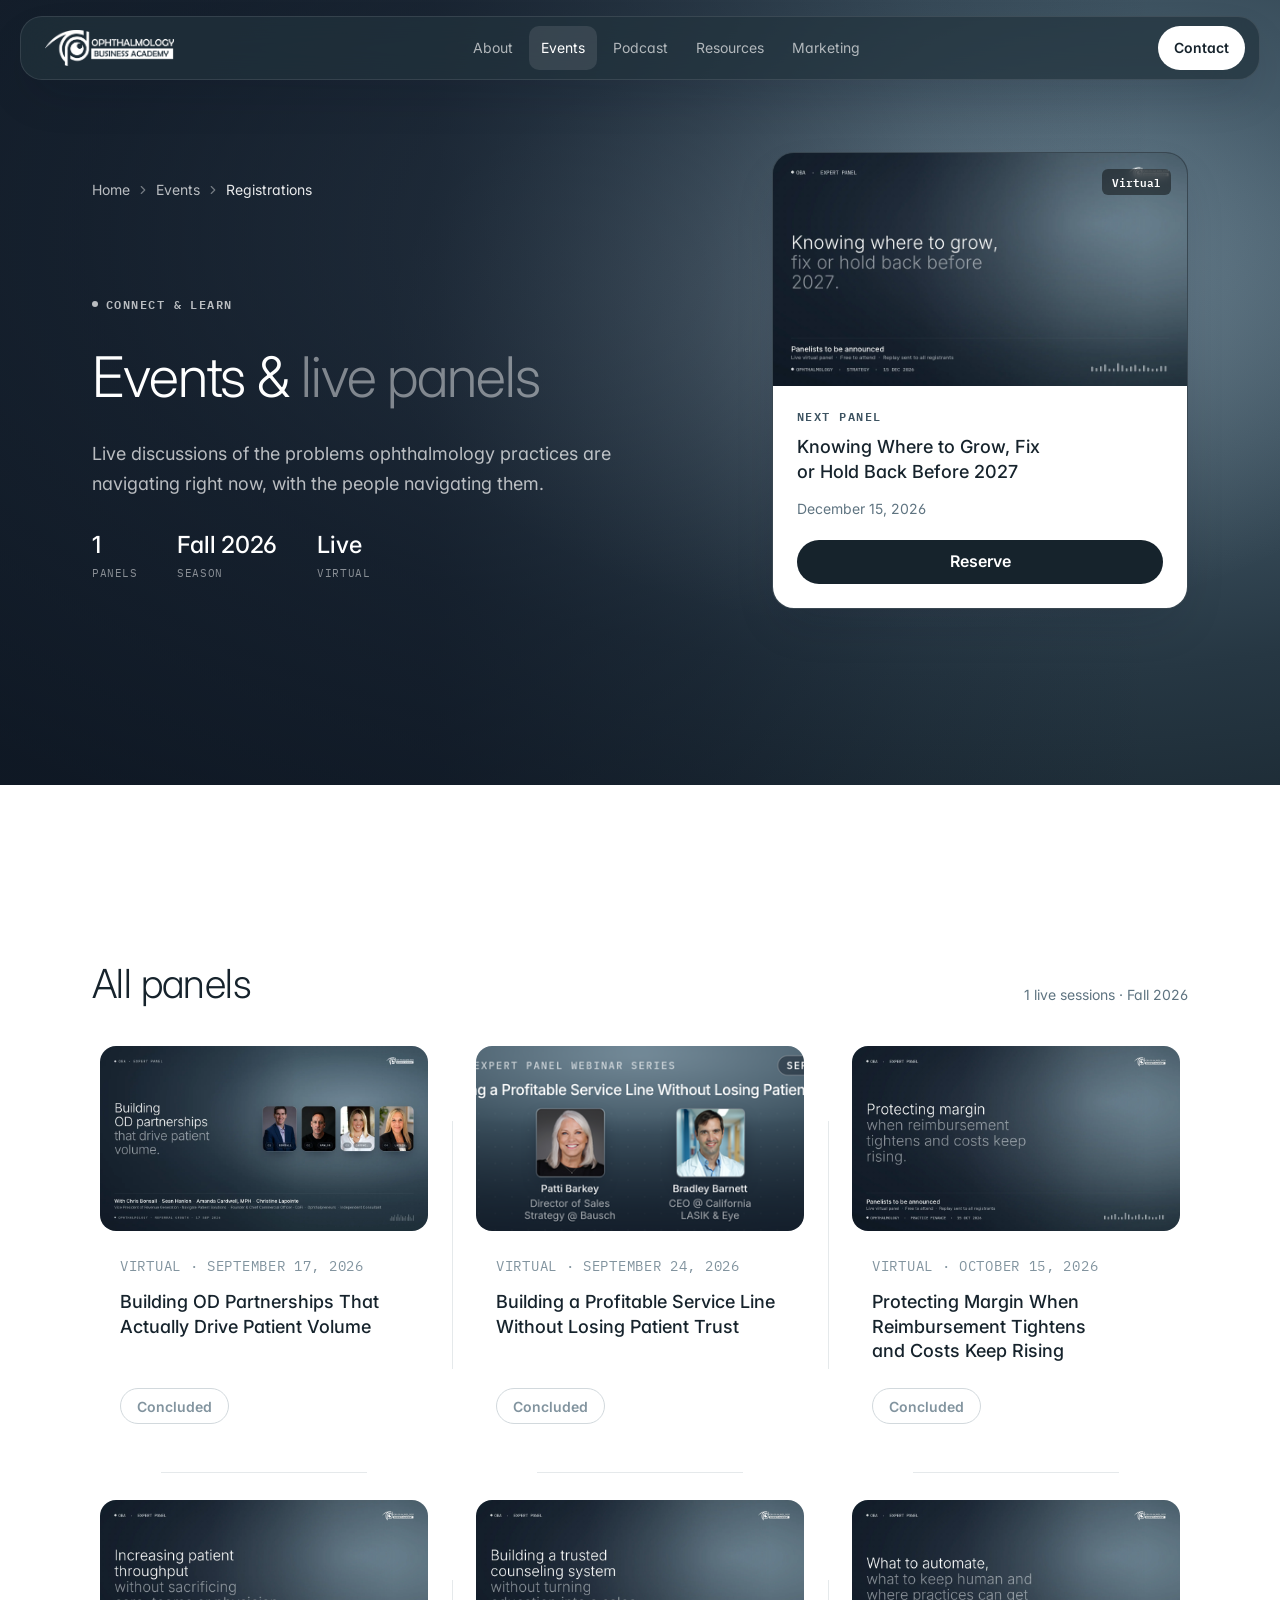
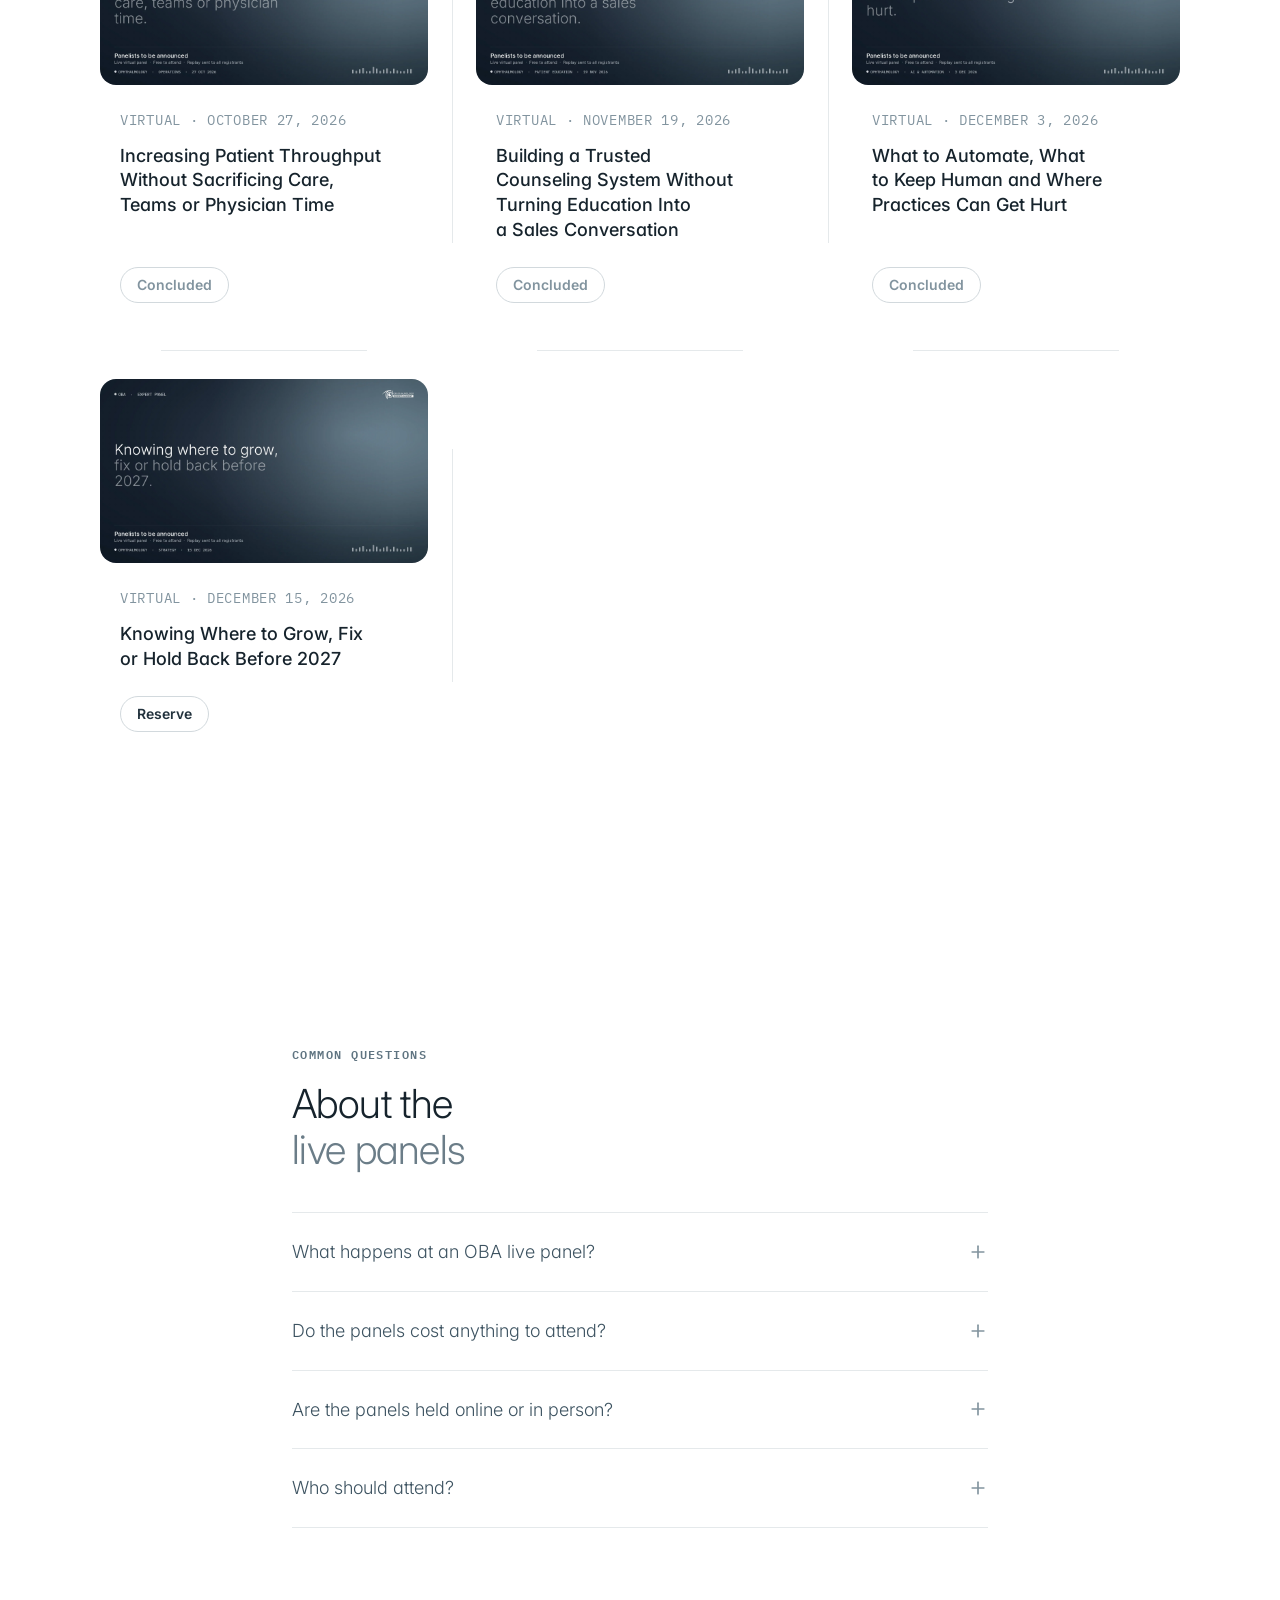
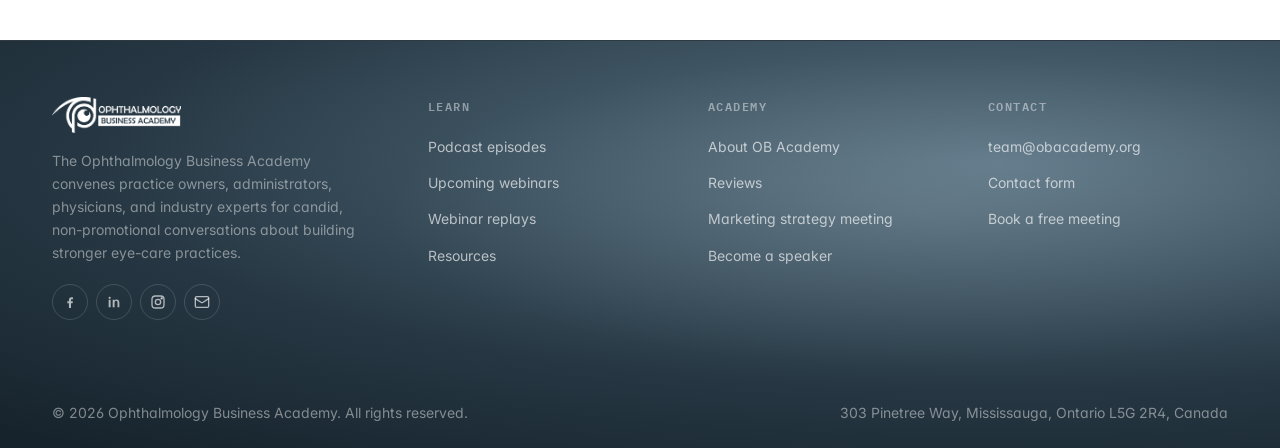
<file: index.html>
<!DOCTYPE html>
<html lang="en">
<head>
<meta charset="UTF-8" />
<meta name="viewport" content="width=device-width, initial-scale=1.0" />
<title>Events &amp; Live Panels · OB Academy</title>
<meta name="description" content="Live panels, meetups, and events for the ophthalmology business community. Free to attend, replay included. Browse the Fall 2026 series and reserve your seat." />
<link rel="canonical" href="https://reg.obacademy.org/" />
<link rel="icon" type="image/png" href="assets/favicon.png" />
<meta name="theme-color" content="#0d151b" />
<meta property="og:type" content="website" />
<meta property="og:site_name" content="Ophthalmology Business Academy" />
<meta property="og:title" content="Events &amp; Live Panels · OB Academy" />
<meta property="og:description" content="Live discussions of the problems ophthalmology practices are navigating right now, with the people navigating them. Free to attend, replay included." />
<meta property="og:url" content="https://reg.obacademy.org/" />
<meta property="og:image" content="https://reg.obacademy.org/og-cover.png" />
<meta property="og:image:type" content="image/png" />
<meta property="og:image:width" content="1731" />
<meta property="og:image:height" content="909" />
<meta property="og:image:alt" content="Ophthalmology Business Academy — Expert Panel Webinar Series 2026" />
<meta name="twitter:card" content="summary_large_image" />
<meta name="twitter:image" content="https://reg.obacademy.org/og-cover.png" />
<link rel="preconnect" href="https://fonts.googleapis.com" />
<link rel="preconnect" href="https://fonts.gstatic.com" crossorigin />
<link href="https://fonts.googleapis.com/css2?family=Inter:wght@300;400;500;600&family=IBM+Plex+Mono:wght@500;600&display=swap" rel="stylesheet" />
<link rel="stylesheet" href="oba.css" />

<!-- Google tag (gtag.js) -->
<script async src="https://www.googletagmanager.com/gtag/js?id=G-MBLM7XRG2Y"></script>
<script>
  window.dataLayer = window.dataLayer || [];
  function gtag(){dataLayer.push(arguments);}
  gtag('js', new Date());
  gtag('config', 'G-MBLM7XRG2Y');
</script>
</head>
<body>

<!-- ======== HEADER (links resolve on www.obacademy.org) ======== -->
<header class="site-header">
  <a href="#main" class="skip-link">Skip to content</a>
  <div class="nav-bar">
    <a href="https://www.obacademy.org/" class="nav-logo" aria-label="Ophthalmology Business Academy, home">
      <img src="assets/oba-logo-white.webp" alt="" width="2278" height="634" />
    </a>
    <nav class="nav-links" aria-label="Primary">
      <a href="https://www.obacademy.org/about/">About</a>
      <a href="https://www.obacademy.org/webinars/" aria-current="page">Events</a>
      <a href="https://www.obacademy.org/podcast/">Podcast</a>
      <a href="https://www.obacademy.org/resources/">Resources</a>
      <a href="https://www.obacademy.org/marketing/">Marketing</a>
    </nav>
    <div class="nav-cta">
      <a href="https://www.obacademy.org/contact/" class="btn btn--on-dark btn--sm" style="height:2.75rem">Contact</a>
    </div>
    <button class="nav-menu-btn" type="button" data-nav-open aria-label="Open menu" aria-expanded="false" aria-controls="mobile-nav">
      <span aria-hidden="true"><i></i><i></i><i></i></span>
    </button>
  </div>
</header>

<div id="mobile-nav" class="mobile-nav" aria-hidden="true">
  <div class="mobile-nav__overlay" data-nav-close></div>
  <div class="mobile-nav__panel" role="dialog" aria-modal="true" aria-label="Site navigation">
    <div class="mobile-nav__head">
      <a href="https://www.obacademy.org/" aria-label="Ophthalmology Business Academy, home"><img src="assets/oba-logo.webp" alt="" /></a>
      <button class="mobile-nav__close" type="button" data-nav-close aria-label="Close menu">
        <svg width="24" height="24" viewBox="0 0 24 24" fill="none" stroke="currentColor" stroke-width="2" stroke-linecap="round" stroke-linejoin="round" aria-hidden="true"><path d="M18 6 6 18"/><path d="m6 6 12 12"/></svg>
      </button>
    </div>
    <nav class="mobile-nav__links" aria-label="Mobile">
      <a href="https://www.obacademy.org/about/">About</a>
      <a href="https://www.obacademy.org/webinars/">Events</a>
      <a href="https://www.obacademy.org/podcast/">Podcast</a>
      <a href="https://www.obacademy.org/resources/">Resources</a>
      <a href="https://www.obacademy.org/marketing/">Marketing</a>
    </nav>
    <div class="mobile-nav__foot">
      <a href="https://www.obacademy.org/contact/" class="btn btn--primary btn--block">Contact</a>
    </div>
  </div>
</div>

<main id="main">

<!-- ======== HERO ======== -->
<section class="hero hero--index">
  <div class="hero__bg" aria-hidden="true"></div>
  <div class="hero__glow" aria-hidden="true"></div>
  <div class="hero__scrim" aria-hidden="true"></div>
  <div class="container">
    <div class="hero__grid hero__grid--aside">
      <div class="hero__copy">
        <nav aria-label="Breadcrumb">
          <ol class="breadcrumbs">
            <li><a href="https://www.obacademy.org/">Home</a><svg viewBox="0 0 24 24" fill="none" stroke="currentColor" stroke-width="2" stroke-linecap="round" stroke-linejoin="round" aria-hidden="true"><path d="m9 18 6-6-6-6"/></svg></li>
            <li><a href="https://www.obacademy.org/webinars/">Events</a><svg viewBox="0 0 24 24" fill="none" stroke="currentColor" stroke-width="2" stroke-linecap="round" stroke-linejoin="round" aria-hidden="true"><path d="m9 18 6-6-6-6"/></svg></li>
            <li><span aria-current="page">Registrations</span></li>
          </ol>
        </nav>
        <span class="eyebrow eyebrow--on-dark hero__eyebrow"><span class="dot"></span>Connect &amp; learn</span>
        <h1 class="hero__title">Events &amp; <span class="dim">live panels</span></h1>
        <p class="hero__lede">Live discussions of the problems ophthalmology practices are navigating right now, with the people navigating them.</p>
        <div class="hero__proof">
          <div class="stat-row">
            <div><p id="stat-panels">7</p><p>Panels</p></div>
            <div><p>Fall 2026</p><p>Season</p></div>
            <div><p>Live</p><p>Virtual</p></div>
          </div>
        </div>
      </div>

      <div class="hero__aside">
        <!-- Featured card: filled by oba.js from the first upcoming card in the grid -->
        <div class="featured-card" id="featured" hidden>
          <div class="featured-card__media">
            <img id="featured-img" src="" alt="" />
            <span class="featured-card__badge">Virtual</span>
          </div>
          <div class="featured-card__body">
            <span class="eyebrow">Next panel</span>
            <h2 id="featured-title"></h2>
            <time id="featured-date"></time>
            <span class="btn btn--primary btn--block" id="featured-action">Reserve</span>
          </div>
          <a class="featured-card__hit" id="featured-link" href="#" aria-label="Reserve"></a>
        </div>
      </div>
    </div>
  </div>
</section>

<!-- ======== ALL PANELS ======== -->
<section class="section section--events">
  <div class="container">
    <div class="events-head">
      <h2>All panels</h2>
      <p><span id="stat-sessions">7</span> live sessions &middot; Fall 2026</p>
    </div>

    <div class="event-grid" id="event-grid">

      <!-- Sept 17 — Referral growth panel -->
      <article class="event-card" data-start="2026-09-17T16:00:00Z" data-href="Sept-17/" data-image="assets/building-od-partnerships.webp">
        <div class="event-card__media"><img src="assets/building-od-partnerships.webp" alt="" loading="eager" /></div>
        <div class="event-card__body">
          <p class="event-card__meta">Virtual <span aria-hidden="true">&middot;</span> <time datetime="2026-09-17">September 17, 2026</time></p>
          <h3 class="event-card__title">Building OD Partnerships That Actually Drive Patient Volume</h3>
        </div>
        <div class="event-card__foot">
          <a href="Sept-17/" class="event-card__pill">Reserve</a>
          <svg class="event-card__arrow" viewBox="0 0 24 24" fill="none" stroke="currentColor" stroke-width="2" stroke-linecap="round" stroke-linejoin="round" aria-hidden="true"><path d="M5 12h14"/><path d="m12 5 7 7-7 7"/></svg>
        </div>
        <a href="Sept-17/" class="event-card__hit" aria-label="Details for Building OD Partnerships That Actually Drive Patient Volume"></a>
      </article>

      <!-- Sept 24 — Dry eye growth panel -->
      <article class="event-card" data-start="2026-09-24T16:00:00Z" data-href="Sept-24/" data-image="assets/og/sept24-new.png">
        <div class="event-card__media"><img src="assets/og/sept24-new.png" alt="" loading="eager" /></div>
        <div class="event-card__body">
          <p class="event-card__meta">Virtual <span aria-hidden="true">&middot;</span> <time datetime="2026-09-24">September 24, 2026</time></p>
          <h3 class="event-card__title">Building a Profitable Service Line Without Losing Patient Trust</h3>
        </div>
        <div class="event-card__foot">
          <a href="Sept-24/" class="event-card__pill">Reserve</a>
          <svg class="event-card__arrow" viewBox="0 0 24 24" fill="none" stroke="currentColor" stroke-width="2" stroke-linecap="round" stroke-linejoin="round" aria-hidden="true"><path d="M5 12h14"/><path d="m12 5 7 7-7 7"/></svg>
        </div>
        <a href="Sept-24/" class="event-card__hit" aria-label="Details for Building a Profitable Service Line Without Losing Patient Trust"></a>
      </article>

      <!-- Oct 15 — Practice profitability panel -->
      <article class="event-card" data-start="2026-10-15T16:00:00Z" data-href="Oct-15/" data-image="assets/protecting-margin.webp">
        <div class="event-card__media"><img src="assets/protecting-margin.webp" alt="" loading="eager" /></div>
        <div class="event-card__body">
          <p class="event-card__meta">Virtual <span aria-hidden="true">&middot;</span> <time datetime="2026-10-15">October 15, 2026</time></p>
          <h3 class="event-card__title">Protecting Margin When Reimbursement Tightens and Costs Keep Rising</h3>
        </div>
        <div class="event-card__foot">
          <a href="Oct-15/" class="event-card__pill">Reserve</a>
          <svg class="event-card__arrow" viewBox="0 0 24 24" fill="none" stroke="currentColor" stroke-width="2" stroke-linecap="round" stroke-linejoin="round" aria-hidden="true"><path d="M5 12h14"/><path d="m12 5 7 7-7 7"/></svg>
        </div>
        <a href="Oct-15/" class="event-card__hit" aria-label="Details for Protecting Margin When Reimbursement Tightens and Costs Keep Rising"></a>
      </article>

      <!-- Oct 27 — Practice capacity panel -->
      <article class="event-card" data-start="2026-10-27T16:00:00Z" data-href="Oct-27/" data-image="assets/patient-throughput.webp">
        <div class="event-card__media"><img src="assets/patient-throughput.webp" alt="" loading="lazy" /></div>
        <div class="event-card__body">
          <p class="event-card__meta">Virtual <span aria-hidden="true">&middot;</span> <time datetime="2026-10-27">October 27, 2026</time></p>
          <h3 class="event-card__title">Increasing Patient Throughput Without Sacrificing Care, Teams or Physician Time</h3>
        </div>
        <div class="event-card__foot">
          <a href="Oct-27/" class="event-card__pill">Reserve</a>
          <svg class="event-card__arrow" viewBox="0 0 24 24" fill="none" stroke="currentColor" stroke-width="2" stroke-linecap="round" stroke-linejoin="round" aria-hidden="true"><path d="M5 12h14"/><path d="m12 5 7 7-7 7"/></svg>
        </div>
        <a href="Oct-27/" class="event-card__hit" aria-label="Details for Increasing Patient Throughput Without Sacrificing Care, Teams or Physician Time"></a>
      </article>

      <!-- Nov 19 — Premium cataract growth panel -->
      <article class="event-card" data-start="2026-11-19T17:00:00Z" data-href="Nov-19/" data-image="assets/trusted-counseling.webp">
        <div class="event-card__media"><img src="assets/trusted-counseling.webp" alt="" loading="lazy" /></div>
        <div class="event-card__body">
          <p class="event-card__meta">Virtual <span aria-hidden="true">&middot;</span> <time datetime="2026-11-19">November 19, 2026</time></p>
          <h3 class="event-card__title">Building a Trusted Counseling System Without Turning Education Into a Sales Conversation</h3>
        </div>
        <div class="event-card__foot">
          <a href="Nov-19/" class="event-card__pill">Reserve</a>
          <svg class="event-card__arrow" viewBox="0 0 24 24" fill="none" stroke="currentColor" stroke-width="2" stroke-linecap="round" stroke-linejoin="round" aria-hidden="true"><path d="M5 12h14"/><path d="m12 5 7 7-7 7"/></svg>
        </div>
        <a href="Nov-19/" class="event-card__hit" aria-label="Details for Building a Trusted Counseling System Without Turning Education Into a Sales Conversation"></a>
      </article>

      <!-- Dec 3 — Ophthalmology AI implementation panel -->
      <article class="event-card" data-start="2026-12-03T17:00:00Z" data-href="Dec-03/" data-image="assets/automate-or-keep-human.webp">
        <div class="event-card__media"><img src="assets/automate-or-keep-human.webp" alt="" loading="lazy" /></div>
        <div class="event-card__body">
          <p class="event-card__meta">Virtual <span aria-hidden="true">&middot;</span> <time datetime="2026-12-03">December 3, 2026</time></p>
          <h3 class="event-card__title">What to Automate, What to Keep Human and Where Practices Can Get Hurt</h3>
        </div>
        <div class="event-card__foot">
          <a href="Dec-03/" class="event-card__pill">Reserve</a>
          <svg class="event-card__arrow" viewBox="0 0 24 24" fill="none" stroke="currentColor" stroke-width="2" stroke-linecap="round" stroke-linejoin="round" aria-hidden="true"><path d="M5 12h14"/><path d="m12 5 7 7-7 7"/></svg>
        </div>
        <a href="Dec-03/" class="event-card__hit" aria-label="Details for What to Automate, What to Keep Human and Where Practices Can Get Hurt"></a>
      </article>

      <!-- Dec 15 — Growth planning panel -->
      <article class="event-card" data-start="2026-12-15T17:00:00Z" data-href="Dec-15/" data-image="assets/grow-fix-or-hold.webp">
        <div class="event-card__media"><img src="assets/grow-fix-or-hold.webp" alt="" loading="lazy" /></div>
        <div class="event-card__body">
          <p class="event-card__meta">Virtual <span aria-hidden="true">&middot;</span> <time datetime="2026-12-15">December 15, 2026</time></p>
          <h3 class="event-card__title">Knowing Where to Grow, Fix or Hold Back Before 2027</h3>
        </div>
        <div class="event-card__foot">
          <a href="Dec-15/" class="event-card__pill">Reserve</a>
          <svg class="event-card__arrow" viewBox="0 0 24 24" fill="none" stroke="currentColor" stroke-width="2" stroke-linecap="round" stroke-linejoin="round" aria-hidden="true"><path d="M5 12h14"/><path d="m12 5 7 7-7 7"/></svg>
        </div>
        <a href="Dec-15/" class="event-card__hit" aria-label="Details for Knowing Where to Grow, Fix or Hold Back Before 2027"></a>
      </article>

    </div>
  </div>
</section>

<!-- ======== FAQ ======== -->
<section class="section">
  <div class="container container--narrow">
    <div class="section-header">
      <span class="eyebrow">Common questions</span>
      <h2>About the <span class="dim">live panels</span></h2>
    </div>
    <div class="faq">
      <details>
        <summary>What happens at an OBA live panel? <svg viewBox="0 0 24 24" fill="none" stroke="currentColor" stroke-width="2" stroke-linecap="round" aria-hidden="true"><path d="M5 12h14"/><path d="M12 5v14"/></svg></summary>
        <div class="answer">Several experienced practitioners work through one business problem together in a live virtual discussion, covering what they decided, what it cost, and where they disagree. The format is a conversation rather than a presentation.</div>
      </details>
      <details>
        <summary>Do the panels cost anything to attend? <svg viewBox="0 0 24 24" fill="none" stroke="currentColor" stroke-width="2" stroke-linecap="round" aria-hidden="true"><path d="M5 12h14"/><path d="M12 5v14"/></svg></summary>
        <div class="answer">No. The panels are free to attend and there is no membership requirement.</div>
      </details>
      <details>
        <summary>Are the panels held online or in person? <svg viewBox="0 0 24 24" fill="none" stroke="currentColor" stroke-width="2" stroke-linecap="round" aria-hidden="true"><path d="M5 12h14"/><path d="M12 5v14"/></svg></summary>
        <div class="answer">Online. The current series is virtual, so practice teams can join without travelling.</div>
      </details>
      <details>
        <summary>Who should attend? <svg viewBox="0 0 24 24" fill="none" stroke="currentColor" stroke-width="2" stroke-linecap="round" aria-hidden="true"><path d="M5 12h14"/><path d="M12 5v14"/></svg></summary>
        <div class="answer">Practice owners, administrators, physicians, and industry experts working on the same decisions. The discussion assumes working familiarity with running a practice.</div>
      </details>
    </div>
  </div>
</section>

</main>

<!-- ======== FOOTER ======== -->
<footer class="site-footer">
  <div class="site-footer__bg" aria-hidden="true"></div>
  <div class="site-footer__glow" aria-hidden="true"></div>
  <div class="container container--wide">
    <div class="footer-grid">
      <div class="footer-brand">
        <a href="https://www.obacademy.org/" aria-label="Ophthalmology Business Academy, home"><img src="assets/oba-logo-white.webp" alt="" /></a>
        <p>The Ophthalmology Business Academy convenes practice owners, administrators, physicians, and industry experts for candid, non-promotional conversations about building stronger eye-care practices.</p>
        <div class="footer-social">
          <a href="https://www.facebook.com/Opthos" aria-label="Facebook" target="_blank" rel="noopener noreferrer"><svg viewBox="0 0 24 24" fill="currentColor" aria-hidden="true"><path d="M13.5 21v-7h2.4l.4-3h-2.8V9.2c0-.9.3-1.5 1.5-1.5H16.5V5.1c-.3 0-1.2-.1-2.3-.1-2.3 0-3.8 1.4-3.8 3.9V11H8v3h2.4v7h3.1z"/></svg></a>
          <a href="https://www.linkedin.com/company/ophthalmology-business-academy" aria-label="LinkedIn" target="_blank" rel="noopener noreferrer"><svg viewBox="0 0 24 24" fill="currentColor" aria-hidden="true"><path d="M6.9 8.5H4V20h2.9V8.5zM5.5 4a1.7 1.7 0 1 0 0 3.4 1.7 1.7 0 0 0 0-3.4zM20 13c0-3.2-1.7-4.7-4-4.7-1.8 0-2.6 1-3.1 1.7V8.5H10V20h2.9v-6.4c0-1.7.3-3.3 2.4-3.3 2 0 2 1.9 2 3.4V20H20v-7z"/></svg></a>
          <a href="https://www.instagram.com/ophthalmology_business_podcast" aria-label="Instagram" target="_blank" rel="noopener noreferrer"><svg viewBox="0 0 24 24" fill="none" stroke="currentColor" stroke-width="2" stroke-linecap="round" stroke-linejoin="round" aria-hidden="true"><rect width="18" height="18" x="3" y="3" rx="5"/><circle cx="12" cy="12" r="4"/><circle cx="17.5" cy="6.5" r=".8" fill="currentColor"/></svg></a>
          <a href="mailto:team@obacademy.org" aria-label="Email"><svg viewBox="0 0 24 24" fill="none" stroke="currentColor" stroke-width="2" stroke-linecap="round" stroke-linejoin="round" aria-hidden="true"><rect width="20" height="16" x="2" y="4" rx="2"/><path d="m22 7-8.97 5.7a1.94 1.94 0 0 1-2.06 0L2 7"/></svg></a>
        </div>
      </div>
      <div class="footer-col">
        <h3>Learn</h3>
        <ul>
          <li><a href="https://www.obacademy.org/podcast/">Podcast episodes</a></li>
          <li><a href="https://www.obacademy.org/webinars/">Upcoming webinars</a></li>
          <li><a href="https://www.obacademy.org/webinars/replays/">Webinar replays</a></li>
          <li><a href="https://www.obacademy.org/resources/">Resources</a></li>
        </ul>
      </div>
      <div class="footer-col">
        <h3>Academy</h3>
        <ul>
          <li><a href="https://www.obacademy.org/about/">About OB Academy</a></li>
          <li><a href="https://www.obacademy.org/reviews/">Reviews</a></li>
          <li><a href="https://www.obacademy.org/marketing/">Marketing strategy meeting</a></li>
          <li><a href="https://www.obacademy.org/guest-speaker/">Become a speaker</a></li>
        </ul>
      </div>
      <div class="footer-col">
        <h3>Contact</h3>
        <ul>
          <li><a href="mailto:team@obacademy.org">team@obacademy.org</a></li>
          <li><a href="https://www.obacademy.org/contact/">Contact form</a></li>
          <li><a href="https://www.obacademy.org/marketing/">Book a free meeting</a></li>
        </ul>
      </div>
    </div>
  </div>
  <div class="footer-legal">
    <div class="container container--wide">
      <p>&copy; 2026 Ophthalmology Business Academy. All rights reserved.</p>
      <p>303 Pinetree Way, Mississauga, Ontario L5G 2R4, Canada</p>
    </div>
  </div>
</footer>

<script src="oba.js"></script>
<script>
  // Hub only: feature the next upcoming panel, and mark concluded ones.
  (function () {
    var cards = Array.prototype.slice.call(document.querySelectorAll('#event-grid .event-card'));
    var now = Date.now();
    var next = null;
    cards.forEach(function (card) {
      var start = new Date(card.getAttribute('data-start')).getTime();
      var past = start < now;
      if (past) {
        var pill = card.querySelector('.event-card__pill');
        var hit = card.querySelector('.event-card__hit');
        if (pill) { pill.textContent = 'Concluded'; pill.classList.add('is-muted'); if (pill.tagName === 'A') pill.removeAttribute('href'); }
        if (hit) hit.remove();
        card.style.cursor = 'default';
      } else if (!next) {
        next = card;
      }
    });
    var upcoming = cards.filter(function (c) { return new Date(c.getAttribute('data-start')).getTime() >= now; }).length;
    var sp = document.getElementById('stat-panels'); if (sp) sp.textContent = upcoming;
    var ss = document.getElementById('stat-sessions'); if (ss) ss.textContent = upcoming;
    if (!next) return;
    var featured = document.getElementById('featured');
    var href = next.getAttribute('data-href');
    document.getElementById('featured-img').src = next.querySelector('img').getAttribute('src');
    document.getElementById('featured-title').textContent = next.querySelector('.event-card__title').textContent;
    var t = next.querySelector('time');
    var fd = document.getElementById('featured-date'); fd.textContent = t.textContent; fd.setAttribute('datetime', t.getAttribute('datetime'));
    var action = document.getElementById('featured-action');
    var link = document.getElementById('featured-link');
    if (href) { link.href = href; action.textContent = 'Reserve'; link.setAttribute('aria-label', 'Reserve ' + fd.previousElementSibling.textContent); }
    else { link.remove(); action.textContent = 'Registration opens soon'; action.className = 'btn btn--outline btn--block'; }
    featured.hidden = false;
  })();
</script>
</body>
</html>
</file>
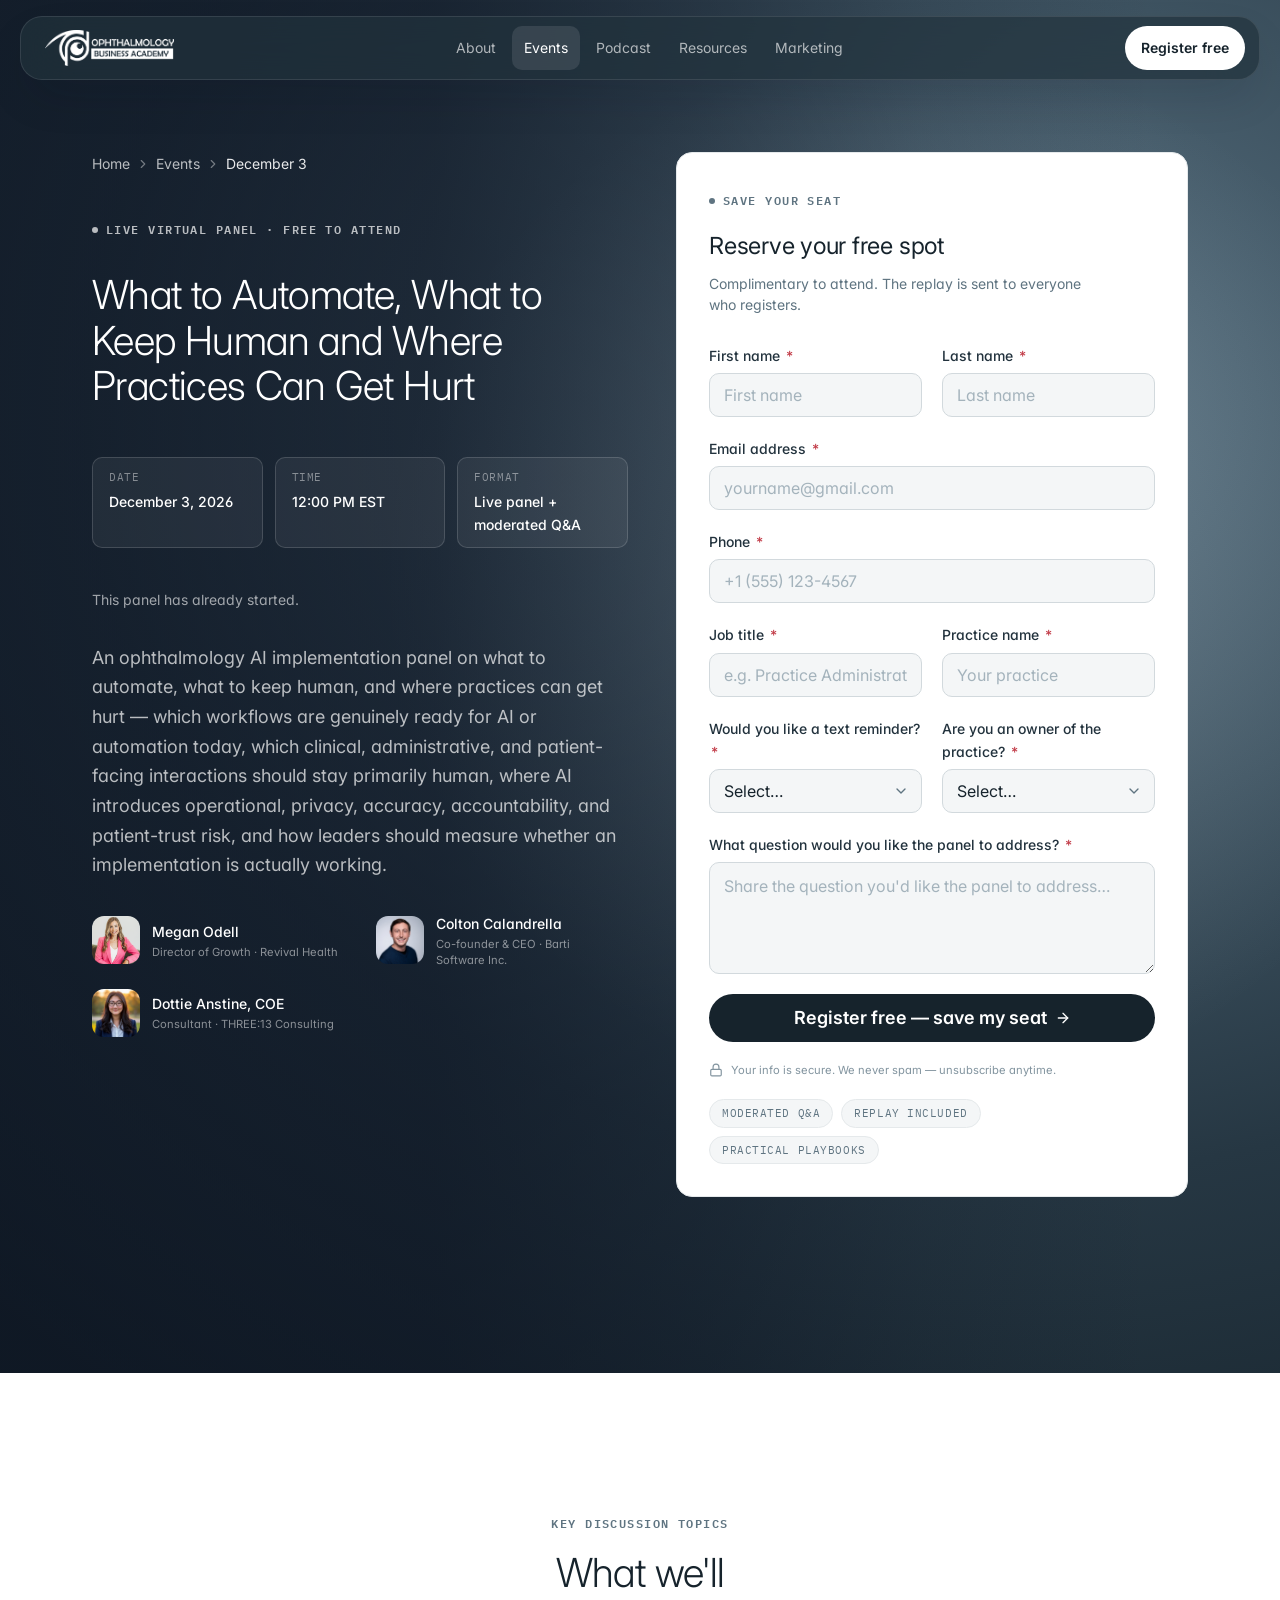
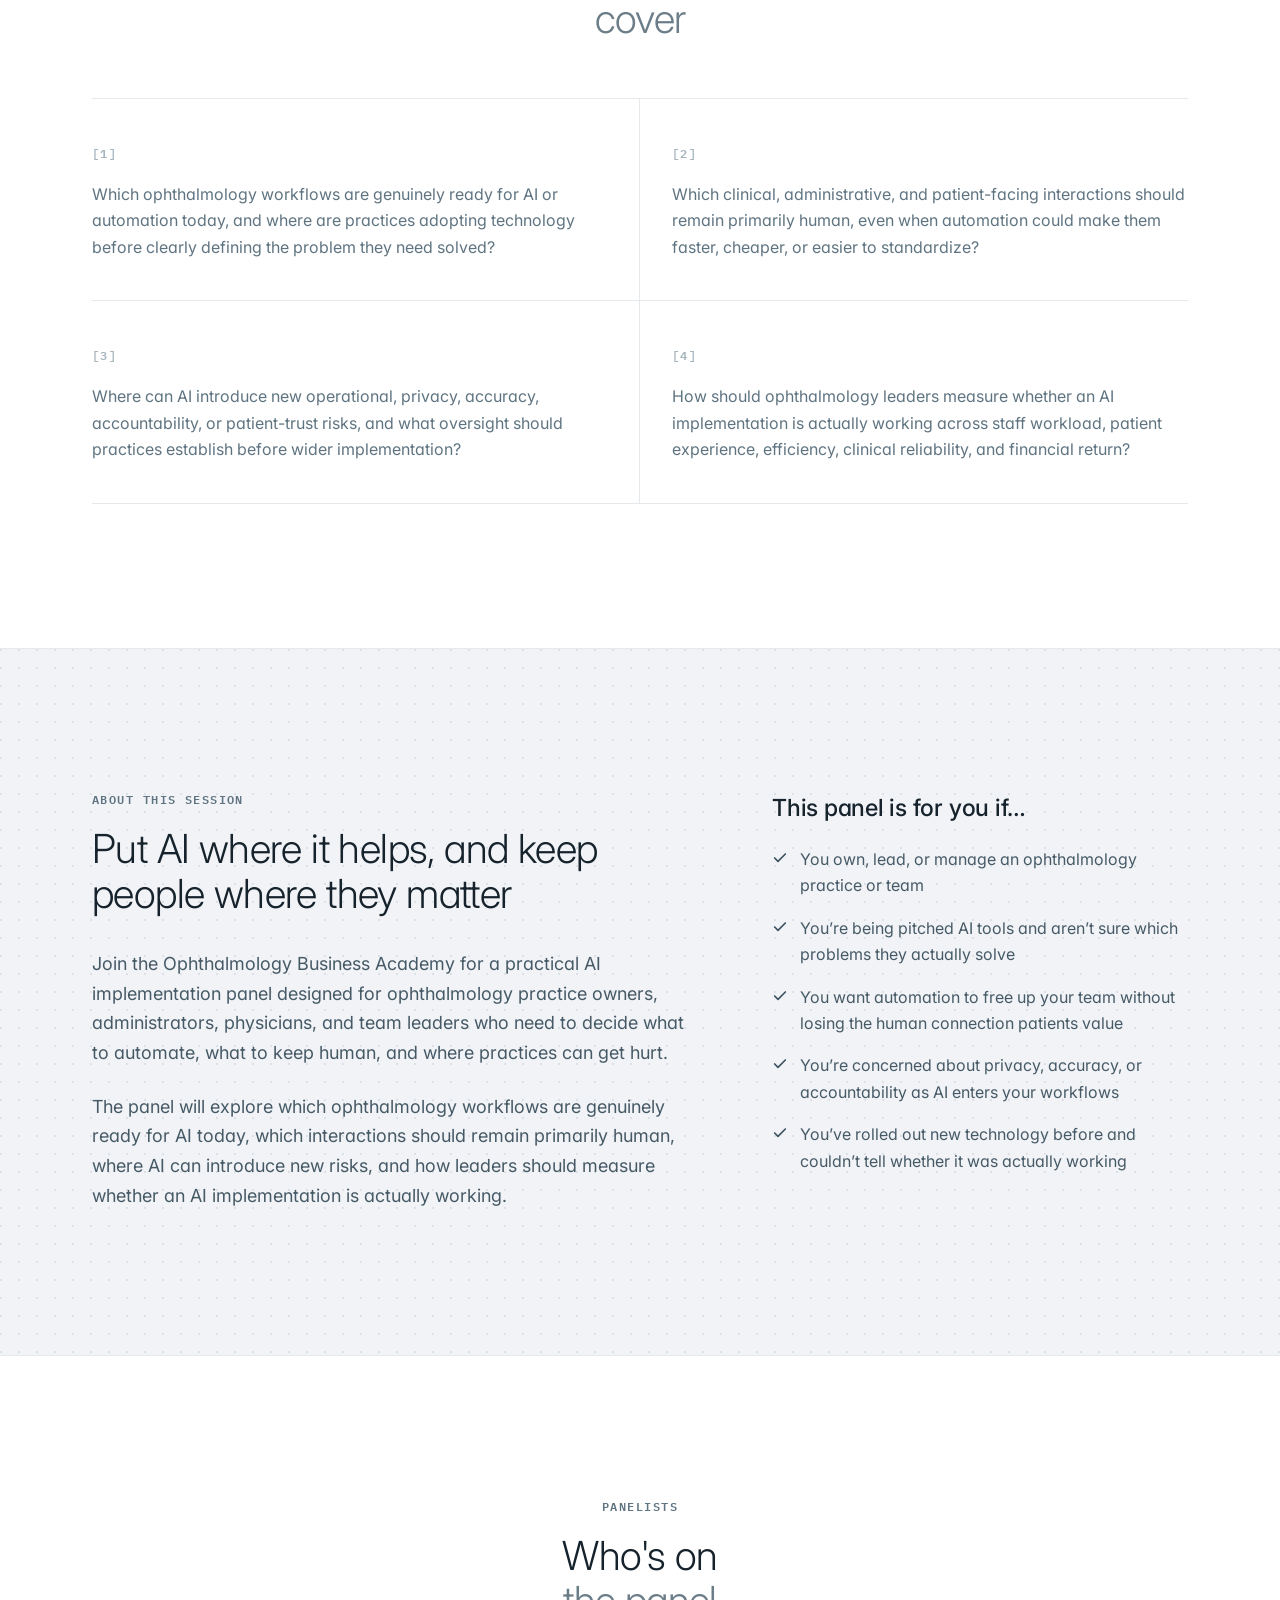
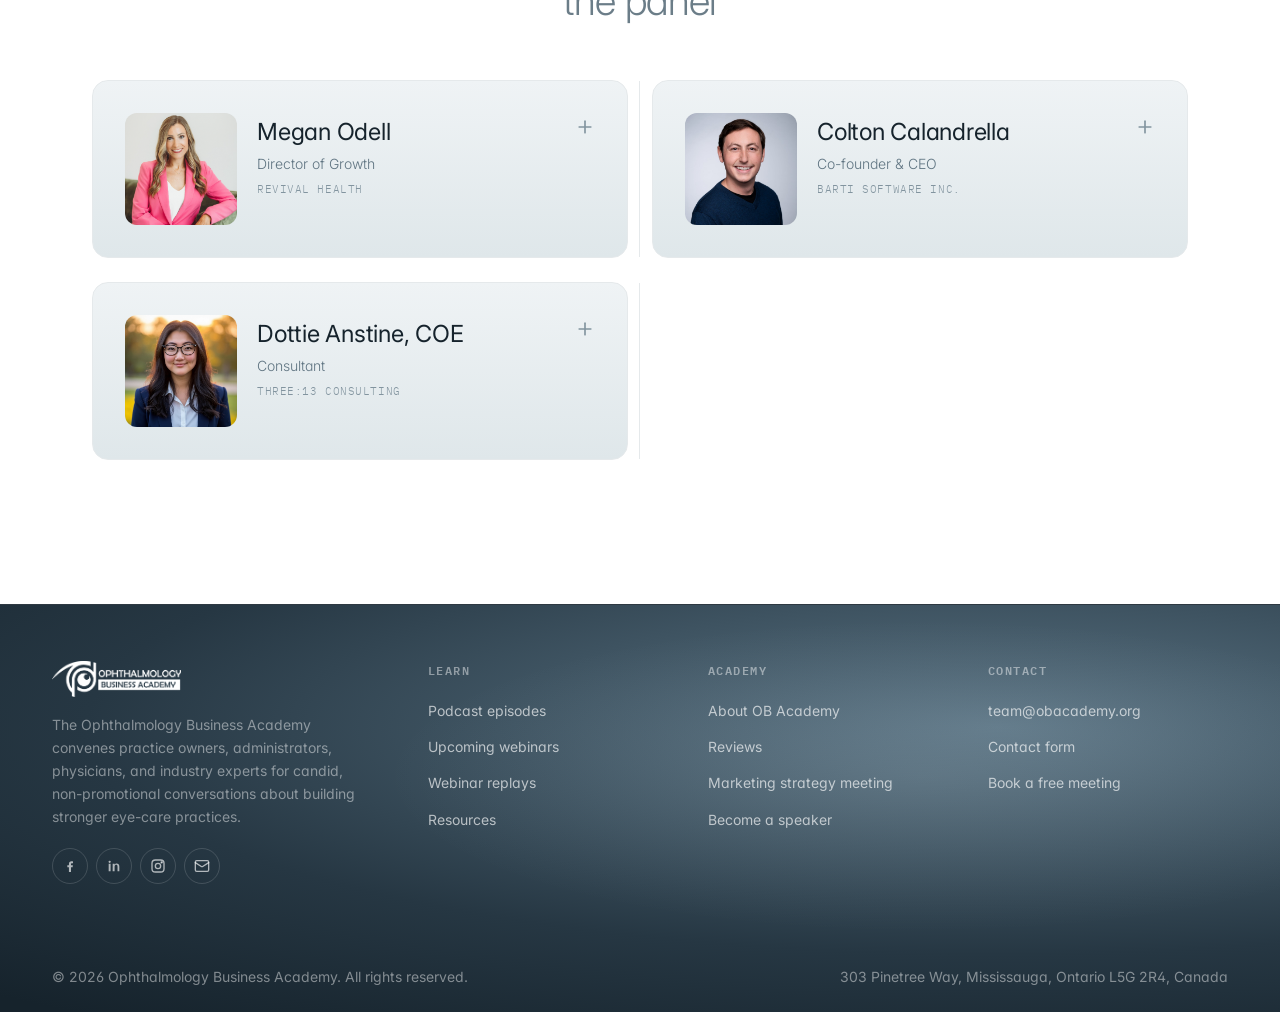
<file: Dec-03/index.html>
<!DOCTYPE html>
<html lang="en">
<head>
<meta charset="UTF-8" />
<meta name="viewport" content="width=device-width, initial-scale=1.0" />
<title>What to Automate, What to Keep Human and Where Practices Can Get Hurt · OB Academy</title>
<meta name="description" content="Free live expert panel, December 3, 2026: a practical ophthalmology AI implementation panel on what to automate, what to keep human, and where practices can get hurt — which workflows are genuinely ready for AI today, which interactions should stay human, where AI introduces operational, privacy, accuracy and patient-trust risk, and how to measure whether an AI implementation is actually working." />
<link rel="canonical" href="https://reg.obacademy.org/Dec-03/" />
<link rel="icon" type="image/png" href="../assets/favicon.png" />
<meta name="theme-color" content="#0d151b" />
<meta property="og:type" content="article" />
<meta property="og:site_name" content="Ophthalmology Business Academy" />
<meta property="og:title" content="What to Automate, What to Keep Human and Where Practices Can Get Hurt" />
<meta property="og:description" content="Live virtual panel · December 3, 2026 · 12:00 PM EST. Free to attend, replay sent to every registrant." />
<meta property="og:url" content="https://reg.obacademy.org/Dec-03/" />
<meta property="og:image" content="https://reg.obacademy.org/assets/og/dec-03.jpg" />
<meta property="og:image:secure_url" content="https://reg.obacademy.org/assets/og/dec-03.jpg" />
<meta property="og:image:type" content="image/jpeg" />
<meta property="og:image:width" content="1200" />
<meta property="og:image:height" content="675" />
<meta property="og:image:alt" content="What to Automate, What to Keep Human and Where Practices Can Get Hurt — OBA live panel, December 3, 2026, with Megan Odell, Colton Calandrella and Dottie Anstine, COE" />
<meta property="article:published_time" content="2026-12-03T17:00:00Z" />
<meta name="twitter:card" content="summary_large_image" />
<meta name="twitter:image" content="https://reg.obacademy.org/assets/og/dec-03.jpg" />
<link rel="preconnect" href="https://fonts.googleapis.com" />
<link rel="preconnect" href="https://fonts.gstatic.com" crossorigin />
<link href="https://fonts.googleapis.com/css2?family=Inter:wght@300;400;500;600&family=IBM+Plex+Mono:wght@500;600&display=swap" rel="stylesheet" />
<link rel="stylesheet" href="../oba.css" />

<!-- Google tag (gtag.js) -->
<script async src="https://www.googletagmanager.com/gtag/js?id=G-MBLM7XRG2Y"></script>
<script>
  window.dataLayer = window.dataLayer || [];
  function gtag(){dataLayer.push(arguments);}
  gtag('js', new Date());
  gtag('config', 'G-MBLM7XRG2Y');
</script>
<script type="application/ld+json">
{"@context":"https://schema.org","@type":"Event","name":"What to Automate, What to Keep Human and Where Practices Can Get Hurt","startDate":"2026-12-03T17:00:00Z","endDate":"2026-12-03T18:00:00Z","eventAttendanceMode":"https://schema.org/OnlineEventAttendanceMode","eventStatus":"https://schema.org/EventScheduled","location":{"@type":"VirtualLocation","url":"https://reg.obacademy.org/Dec-03/"},"organizer":{"@type":"Organization","name":"Ophthalmology Business Academy","url":"https://www.obacademy.org"},"offers":{"@type":"Offer","price":"0","priceCurrency":"USD","availability":"https://schema.org/InStock","url":"https://reg.obacademy.org/Dec-03/"},"performer":[{"@type":"Person","name":"Megan Odell"},{"@type":"Person","name":"Colton Calandrella"},{"@type":"Person","name":"Dottie Anstine, COE"}],"image":"https://reg.obacademy.org/assets/og/dec-03.jpg","description":"A live virtual ophthalmology AI implementation panel on what to automate, what to keep human, and where practices can get hurt."}
</script>
</head>
<body>

<!-- ======== HEADER (links resolve on www.obacademy.org) ======== -->
<header class="site-header">
  <a href="#main" class="skip-link">Skip to content</a>
  <div class="nav-bar">
    <a href="https://www.obacademy.org/" class="nav-logo" aria-label="Ophthalmology Business Academy, home">
      <img src="../assets/oba-logo-white.webp" alt="" width="2278" height="634" />
    </a>
    <nav class="nav-links" aria-label="Primary">
      <a href="https://www.obacademy.org/about/">About</a>
      <a href="https://www.obacademy.org/webinars/" aria-current="page">Events</a>
      <a href="https://www.obacademy.org/podcast/">Podcast</a>
      <a href="https://www.obacademy.org/resources/">Resources</a>
      <a href="https://www.obacademy.org/marketing/">Marketing</a>
    </nav>
    <div class="nav-cta">
      <a href="#register" class="btn btn--on-dark btn--sm" style="height:2.75rem">Register free</a>
    </div>
    <button class="nav-menu-btn" type="button" data-nav-open aria-label="Open menu" aria-expanded="false" aria-controls="mobile-nav">
      <span aria-hidden="true"><i></i><i></i><i></i></span>
    </button>
  </div>
</header>

<div id="mobile-nav" class="mobile-nav" aria-hidden="true">
  <div class="mobile-nav__overlay" data-nav-close></div>
  <div class="mobile-nav__panel" role="dialog" aria-modal="true" aria-label="Site navigation">
    <div class="mobile-nav__head">
      <a href="https://www.obacademy.org/" aria-label="Ophthalmology Business Academy, home"><img src="../assets/oba-logo.webp" alt="" /></a>
      <button class="mobile-nav__close" type="button" data-nav-close aria-label="Close menu">
        <svg width="24" height="24" viewBox="0 0 24 24" fill="none" stroke="currentColor" stroke-width="2" stroke-linecap="round" stroke-linejoin="round" aria-hidden="true"><path d="M18 6 6 18"/><path d="m6 6 12 12"/></svg>
      </button>
    </div>
    <nav class="mobile-nav__links" aria-label="Mobile">
      <a href="../">All panels</a>
      <a href="https://www.obacademy.org/about/">About</a>
      <a href="https://www.obacademy.org/webinars/">Events</a>
      <a href="https://www.obacademy.org/podcast/">Podcast</a>
      <a href="https://www.obacademy.org/resources/">Resources</a>
      <a href="https://www.obacademy.org/marketing/">Marketing</a>
    </nav>
    <div class="mobile-nav__foot">
      <a href="#register" class="btn btn--primary btn--block" data-nav-close>Register free</a>
      <a href="https://www.obacademy.org/contact/" class="btn btn--outline btn--block">Contact</a>
    </div>
  </div>
</div>

<main id="main">

<!-- ======== HERO ======== -->
<section class="hero">
  <div class="hero__bg" aria-hidden="true"></div>
  <div class="hero__glow" aria-hidden="true"></div>
  <div class="hero__scrim" aria-hidden="true"></div>
  <div class="container">
    <div class="hero__grid hero__grid--aside is-wide is-start">
      <div class="hero__copy">
        <nav aria-label="Breadcrumb">
          <ol class="breadcrumbs">
            <li><a href="https://www.obacademy.org/">Home</a><svg viewBox="0 0 24 24" fill="none" stroke="currentColor" stroke-width="2" stroke-linecap="round" stroke-linejoin="round" aria-hidden="true"><path d="m9 18 6-6-6-6"/></svg></li>
            <li><a href="../">Events</a><svg viewBox="0 0 24 24" fill="none" stroke="currentColor" stroke-width="2" stroke-linecap="round" stroke-linejoin="round" aria-hidden="true"><path d="m9 18 6-6-6-6"/></svg></li>
            <li><span aria-current="page">December 3</span></li>
          </ol>
        </nav>
        <span class="eyebrow eyebrow--on-dark hero__eyebrow"><span class="dot"></span>Live virtual panel &middot; Free to attend</span>
        <h1 class="hero__title hero__title--h2">What to Automate, What to Keep Human and Where Practices Can Get Hurt</h1>

        <div class="hero__meta">
          <dl class="facts" style="--fact-cols:3">
            <div><dt>Date</dt><dd><time datetime="2026-12-03">December 3, 2026</time></dd></div>
            <div><dt>Time</dt><dd>12:00 PM EST</dd></div>
            <div><dt>Format</dt><dd>Live panel + moderated Q&amp;A</dd></div>
          </dl>
          <div data-countdown data-target="2026-12-03T17:00:00Z">
            <ul class="countdown" aria-hidden="true">
              <li><span class="num" data-d>&mdash;</span><span class="lbl">Days</span></li>
              <li><span class="num" data-h>&mdash;</span><span class="lbl">Hours</span></li>
              <li><span class="num" data-m>&mdash;</span><span class="lbl">Mins</span></li>
              <li><span class="num" data-s>&mdash;</span><span class="lbl">Secs</span></li>
            </ul>
            <p class="sr-only">Starts December 3, 2026 at 12:00 PM EST.</p>
          </div>
        </div>

        <p class="hero__lede">An ophthalmology AI implementation panel on what to automate, what to keep human, and where practices can get hurt &mdash; which workflows are genuinely ready for AI or automation today, which clinical, administrative, and patient-facing interactions should stay primarily human, where AI introduces operational, privacy, accuracy, accountability, and patient-trust risk, and how leaders should measure whether an implementation is actually working.</p>

        <div class="hero__proof">
          <ul class="hero-people">
            <li>
              <img src="Megan%20Odell_OBA_03.12.2026.png" alt="" width="128" height="128" onerror="this.outerHTML='<span class=&quot;monogram&quot;>MO</span>'" />
              <div>
                <p class="name">Megan Odell</p>
                <p class="role">Director of Growth &middot; Revival Health</p>
              </div>
            </li>
            <li>
              <img src="Colton%20Calandrella_OBA_03.12.2026.jpg" alt="" width="128" height="128" onerror="this.outerHTML='<span class=&quot;monogram&quot;>CC</span>'" />
              <div>
                <p class="name">Colton Calandrella</p>
                <p class="role">Co-founder &amp; CEO &middot; Barti Software Inc.</p>
              </div>
            </li>
            <li>
              <img src="Dottie%20Anstine_OBA_03.12.2026.png" alt="" width="128" height="128" onerror="this.outerHTML='<span class=&quot;monogram&quot;>DA</span>'" />
              <div>
                <p class="name">Dottie Anstine, COE</p>
                <p class="role">Consultant &middot; THREE:13 Consulting</p>
              </div>
            </li>
          </ul>
        </div>
      </div>

      <div class="hero__aside" id="register">
        <div class="reg-card">
          <div class="reg-card__intro">
            <span class="eyebrow"><span class="dot"></span>Save your seat</span>
            <p class="reg-card__title">Reserve your free spot</p>
            <p class="reg-card__note">Complimentary to attend. The replay is sent to everyone who registers.</p>
          </div>

          <form id="reg-form" class="reg-form" novalidate data-event-key="event_2026_12_03">
            <div class="row">
              <div class="field">
                <label for="first_name">First name <span class="req" aria-hidden="true">*</span></label>
                <input id="first_name" name="first_name" type="text" placeholder="First name" autocomplete="given-name" required />
                <p class="err" data-error-for="first_name" role="alert"></p>
              </div>
              <div class="field">
                <label for="last_name">Last name <span class="req" aria-hidden="true">*</span></label>
                <input id="last_name" name="last_name" type="text" placeholder="Last name" autocomplete="family-name" required />
                <p class="err" data-error-for="last_name" role="alert"></p>
              </div>
            </div>
            <div class="field">
              <label for="email">Email address <span class="req" aria-hidden="true">*</span></label>
              <input id="email" name="email" type="email" placeholder="yourname@gmail.com" autocomplete="email" required />
              <p class="err" data-error-for="email" role="alert"></p>
            </div>
            <div class="field">
              <label for="phone">Phone <span class="req" aria-hidden="true">*</span></label>
              <input id="phone" name="phone" type="tel" placeholder="+1 (555) 123-4567" autocomplete="tel" required />
              <p class="err" data-error-for="phone" role="alert"></p>
            </div>
            <div class="row">
              <div class="field">
                <label for="job_title">Job title <span class="req" aria-hidden="true">*</span></label>
                <input id="job_title" name="job_title" type="text" placeholder="e.g. Practice Administrator" autocomplete="organization-title" required />
                <p class="err" data-error-for="job_title" role="alert"></p>
              </div>
              <div class="field">
                <label for="practice_name">Practice name <span class="req" aria-hidden="true">*</span></label>
                <input id="practice_name" name="practice_name" type="text" placeholder="Your practice" autocomplete="organization" required />
                <p class="err" data-error-for="practice_name" role="alert"></p>
              </div>
            </div>
            <div class="row">
              <div class="field">
                <label for="text_reminder">Would you like a text reminder? <span class="req" aria-hidden="true">*</span></label>
                <select id="text_reminder" name="text_reminder" required>
                  <option value="">Select&hellip;</option>
                  <option value="Yes">Yes</option>
                  <option value="No">No</option>
                </select>
                <p class="err" data-error-for="text_reminder" role="alert"></p>
              </div>
              <div class="field">
                <label for="practice_owner">Are you an owner of the practice? <span class="req" aria-hidden="true">*</span></label>
                <select id="practice_owner" name="practice_owner" required>
                  <option value="">Select&hellip;</option>
                  <option value="Yes">Yes</option>
                  <option value="No">No</option>
                </select>
                <p class="err" data-error-for="practice_owner" role="alert"></p>
              </div>
            </div>
            <div class="field">
              <label for="question">What question would you like the panel to address? <span class="req" aria-hidden="true">*</span></label>
              <textarea id="question" name="question" rows="3" placeholder="Share the question you'd like the panel to address&hellip;" required></textarea>
              <p class="err" data-error-for="question" role="alert"></p>
            </div>

            <button type="submit" class="btn btn--primary btn--lg btn--block">Register free &mdash; save my seat <svg viewBox="0 0 24 24" fill="none" stroke="currentColor" stroke-width="2" stroke-linecap="round" stroke-linejoin="round" aria-hidden="true"><path d="M5 12h14"/><path d="m12 5 7 7-7 7"/></svg></button>
            <div class="reg-form__msg" aria-live="polite"></div>
            <p class="reg-form__secure"><svg viewBox="0 0 24 24" fill="none" stroke="currentColor" stroke-width="2" stroke-linecap="round" stroke-linejoin="round" aria-hidden="true"><rect width="18" height="11" x="3" y="11" rx="2" ry="2"/><path d="M7 11V7a5 5 0 0 1 10 0v4"/></svg>Your info is secure. We never spam &mdash; unsubscribe anytime.</p>
            <ul class="reg-form__tags">
              <li>Moderated Q&amp;A</li>
              <li>Replay included</li>
              <li>Practical playbooks</li>
            </ul>
          </form>
        </div>
      </div>
    </div>
  </div>
</section>

<!-- ======== TOPICS ======== -->
<section class="section section--loose">
  <div class="container">
    <div class="section-header section-header--center">
      <span class="eyebrow">Key discussion topics</span>
      <h2>What we'll <span class="dim">cover</span></h2>
    </div>
    <ol class="topics">
      <li><span class="counter" aria-hidden="true">[1]</span><p>Which ophthalmology workflows are genuinely ready for AI or automation today, and where are practices adopting technology before clearly defining the problem they need solved?</p></li>
      <li><span class="counter" aria-hidden="true">[2]</span><p>Which clinical, administrative, and patient-facing interactions should remain primarily human, even when automation could make them faster, cheaper, or easier to standardize?</p></li>
      <li><span class="counter" aria-hidden="true">[3]</span><p>Where can AI introduce new operational, privacy, accuracy, accountability, or patient-trust risks, and what oversight should practices establish before wider implementation?</p></li>
      <li><span class="counter" aria-hidden="true">[4]</span><p>How should ophthalmology leaders measure whether an AI implementation is actually working across staff workload, patient experience, efficiency, clinical reliability, and financial return?</p></li>
    </ol>
  </div>
</section>

<!-- ======== ABOUT ======== -->
<section class="section section--loose section--chip">
  <div class="dot-field-light" aria-hidden="true"></div>
  <div class="container">
    <div class="about-grid">
      <div>
        <div class="section-header">
          <span class="eyebrow">About this session</span>
          <h2>Put AI where it helps, and keep people where they matter</h2>
        </div>
        <div class="about-copy">
          <p>Join the Ophthalmology Business Academy for a practical AI implementation panel designed for ophthalmology practice owners, administrators, physicians, and team leaders who need to decide what to automate, what to keep human, and where practices can get hurt.</p>
          <p>The panel will explore which ophthalmology workflows are genuinely ready for AI today, which interactions should remain primarily human, where AI can introduce new risks, and how leaders should measure whether an AI implementation is actually working.</p>
        </div>
      </div>
      <div class="audience">
        <h3>This panel is for you if&hellip;</h3>
        <ul>
          <li><svg viewBox="0 0 24 24" fill="none" stroke="currentColor" stroke-width="2.5" stroke-linecap="round" stroke-linejoin="round" aria-hidden="true"><path d="M20 6 9 17l-5-5"/></svg><span>You own, lead, or manage an ophthalmology practice or team</span></li>
          <li><svg viewBox="0 0 24 24" fill="none" stroke="currentColor" stroke-width="2.5" stroke-linecap="round" stroke-linejoin="round" aria-hidden="true"><path d="M20 6 9 17l-5-5"/></svg><span>You&rsquo;re being pitched AI tools and aren&rsquo;t sure which problems they actually solve</span></li>
          <li><svg viewBox="0 0 24 24" fill="none" stroke="currentColor" stroke-width="2.5" stroke-linecap="round" stroke-linejoin="round" aria-hidden="true"><path d="M20 6 9 17l-5-5"/></svg><span>You want automation to free up your team without losing the human connection patients value</span></li>
          <li><svg viewBox="0 0 24 24" fill="none" stroke="currentColor" stroke-width="2.5" stroke-linecap="round" stroke-linejoin="round" aria-hidden="true"><path d="M20 6 9 17l-5-5"/></svg><span>You&rsquo;re concerned about privacy, accuracy, or accountability as AI enters your workflows</span></li>
          <li><svg viewBox="0 0 24 24" fill="none" stroke="currentColor" stroke-width="2.5" stroke-linecap="round" stroke-linejoin="round" aria-hidden="true"><path d="M20 6 9 17l-5-5"/></svg><span>You&rsquo;ve rolled out new technology before and couldn&rsquo;t tell whether it was actually working</span></li>
        </ul>
      </div>
    </div>
  </div>
</section>

<!-- ======== PANELISTS ======== -->
<section class="section section--loose">
  <div class="container">
    <div class="section-header section-header--center">
      <span class="eyebrow">Panelists</span>
      <h2>Who's on <span class="dim">the panel</span></h2>
    </div>
    <ul class="bento" data-bento>
      <li class="tile">
        <h3>
          <button type="button" class="tile__head" aria-expanded="false" aria-controls="bio-odell">
            <img src="Megan%20Odell_OBA_03.12.2026.png" alt="" width="256" height="256" onerror="this.outerHTML='<span class=&quot;tile__monogram&quot;>MO</span>'" />
            <span class="tile__id">
              <span class="tile__name">Megan Odell</span>
              <span class="tile__role">Director of Growth</span>
              <span class="tile__org">Revival Health</span>
            </span>
            <svg class="tile__plus" viewBox="0 0 24 24" fill="none" stroke="currentColor" stroke-width="2" stroke-linecap="round" aria-hidden="true"><path d="M5 12h14"/><path d="M12 5v14"/></svg>
          </button>
        </h3>
        <div class="tile__bio" id="bio-odell">
          <div inert>
            <div class="tile__bio-pane">
              <p>Megan Odell is the Director of Growth at Revival Health, where she helps ophthalmology practices embrace innovation, streamline operations, and leverage AI and automation to improve efficiency and patient care. With a passion for people, process improvement, and strategic growth, Megan brings a unique perspective on bridging the gap between emerging technology and the teams who use it. She is a frequent speaker at ophthalmology industry conferences, sharing practical strategies for change management, operational excellence, and building stronger, more efficient practices. At the heart of her work is a simple belief: technology should empower people, not replace the human connection that makes healthcare meaningful.</p>
            </div>
          </div>
        </div>
      </li>
      <li class="tile">
        <h3>
          <button type="button" class="tile__head" aria-expanded="false" aria-controls="bio-calandrella">
            <img src="Colton%20Calandrella_OBA_03.12.2026.jpg" alt="" width="256" height="256" onerror="this.outerHTML='<span class=&quot;tile__monogram&quot;>CC</span>'" />
            <span class="tile__id">
              <span class="tile__name">Colton Calandrella</span>
              <span class="tile__role">Co-founder &amp; CEO</span>
              <span class="tile__org">Barti Software Inc.</span>
            </span>
            <svg class="tile__plus" viewBox="0 0 24 24" fill="none" stroke="currentColor" stroke-width="2" stroke-linecap="round" aria-hidden="true"><path d="M5 12h14"/><path d="M12 5v14"/></svg>
          </button>
        </h3>
        <div class="tile__bio" id="bio-calandrella">
          <div inert>
            <div class="tile__bio-pane">
              <p>Colton is the Co-founder and CEO of Barti, a VC-backed AI company that offers AI-powered practice management software for eye care providers. Previously, he worked as a management consultant and intrapreneur at Bain &amp; Co., where he developed new software for Fortune 500 organizational transformations and built his own AI venture within the firm&rsquo;s accelerator, the Baincubator.</p>
            </div>
          </div>
        </div>
      </li>
      <li class="tile">
        <h3>
          <button type="button" class="tile__head" aria-expanded="false" aria-controls="bio-anstine">
            <img src="Dottie%20Anstine_OBA_03.12.2026.png" alt="" width="256" height="256" onerror="this.outerHTML='<span class=&quot;tile__monogram&quot;>DA</span>'" />
            <span class="tile__id">
              <span class="tile__name">Dottie Anstine, COE</span>
              <span class="tile__role">Consultant</span>
              <span class="tile__org">THREE:13 Consulting</span>
            </span>
            <svg class="tile__plus" viewBox="0 0 24 24" fill="none" stroke="currentColor" stroke-width="2" stroke-linecap="round" aria-hidden="true"><path d="M5 12h14"/><path d="M12 5v14"/></svg>
          </button>
        </h3>
        <div class="tile__bio" id="bio-anstine">
          <div inert>
            <div class="tile__bio-pane">
              <p>Dottie Anstine, COE, is a consultant at THREE:13 Consulting, where she helps practices find joy in their work through consultative and fractional leadership services as a COO, CIO, and CEO. Over ten years at Ridge Eye Care, she built the group&rsquo;s first in-house RCM, IT and innovation functions. She served as Billing Director, IT Director, CIO, and then led the organization as Co-CEO and CEO. During her time at Ridge, the company scaled revenue 5.5 times, grew to 22 doctors, and opened 21 locations and a de novo ASC.</p>
              <p>Notable achievements included building and developing an executive team to support sustainable growth; adopting a patient engagement platform that expanded patient access and increased appointments by an average of 10&ndash;15% every year; implementing an image management system that efficiently provided 24/7 imaging access with secure backup and storage; enhancing EHR and PM systems to streamline operations across departments &mdash; including reduced doctor charting time &mdash; with a combined annual time savings of tens of thousands of man-hours across the organization; and championing data analytics infrastructure, creation, and adoption that included cutting-edge data lakehouse storage, Power BI dashboards, and automated reporting with benchmarks that led to timely data-driven decision-making.</p>
              <p>Before Ridge, she spent six years implementing EHR and practice management systems at more than 100 organizations, giving her both the operator and vendor view of what makes technology work in a practice.</p>
            </div>
          </div>
        </div>
      </li>
    </ul>
  </div>
</section>

</main>

<!-- ======== FOOTER ======== -->
<footer class="site-footer">
  <div class="site-footer__bg" aria-hidden="true"></div>
  <div class="site-footer__glow" aria-hidden="true"></div>
  <div class="container container--wide">
    <div class="footer-grid">
      <div class="footer-brand">
        <a href="https://www.obacademy.org/" aria-label="Ophthalmology Business Academy, home"><img src="../assets/oba-logo-white.webp" alt="" /></a>
        <p>The Ophthalmology Business Academy convenes practice owners, administrators, physicians, and industry experts for candid, non-promotional conversations about building stronger eye-care practices.</p>
        <div class="footer-social">
          <a href="https://www.facebook.com/Opthos" aria-label="Facebook" target="_blank" rel="noopener noreferrer"><svg viewBox="0 0 24 24" fill="currentColor" aria-hidden="true"><path d="M13.5 21v-7h2.4l.4-3h-2.8V9.2c0-.9.3-1.5 1.5-1.5H16.5V5.1c-.3 0-1.2-.1-2.3-.1-2.3 0-3.8 1.4-3.8 3.9V11H8v3h2.4v7h3.1z"/></svg></a>
          <a href="https://www.linkedin.com/company/ophthalmology-business-academy" aria-label="LinkedIn" target="_blank" rel="noopener noreferrer"><svg viewBox="0 0 24 24" fill="currentColor" aria-hidden="true"><path d="M6.9 8.5H4V20h2.9V8.5zM5.5 4a1.7 1.7 0 1 0 0 3.4 1.7 1.7 0 0 0 0-3.4zM20 13c0-3.2-1.7-4.7-4-4.7-1.8 0-2.6 1-3.1 1.7V8.5H10V20h2.9v-6.4c0-1.7.3-3.3 2.4-3.3 2 0 2 1.9 2 3.4V20H20v-7z"/></svg></a>
          <a href="https://www.instagram.com/ophthalmology_business_podcast" aria-label="Instagram" target="_blank" rel="noopener noreferrer"><svg viewBox="0 0 24 24" fill="none" stroke="currentColor" stroke-width="2" stroke-linecap="round" stroke-linejoin="round" aria-hidden="true"><rect width="18" height="18" x="3" y="3" rx="5"/><circle cx="12" cy="12" r="4"/><circle cx="17.5" cy="6.5" r=".8" fill="currentColor"/></svg></a>
          <a href="mailto:team@obacademy.org" aria-label="Email"><svg viewBox="0 0 24 24" fill="none" stroke="currentColor" stroke-width="2" stroke-linecap="round" stroke-linejoin="round" aria-hidden="true"><rect width="20" height="16" x="2" y="4" rx="2"/><path d="m22 7-8.97 5.7a1.94 1.94 0 0 1-2.06 0L2 7"/></svg></a>
        </div>
      </div>
      <div class="footer-col">
        <h3>Learn</h3>
        <ul>
          <li><a href="https://www.obacademy.org/podcast/">Podcast episodes</a></li>
          <li><a href="https://www.obacademy.org/webinars/">Upcoming webinars</a></li>
          <li><a href="https://www.obacademy.org/webinars/replays/">Webinar replays</a></li>
          <li><a href="https://www.obacademy.org/resources/">Resources</a></li>
        </ul>
      </div>
      <div class="footer-col">
        <h3>Academy</h3>
        <ul>
          <li><a href="https://www.obacademy.org/about/">About OB Academy</a></li>
          <li><a href="https://www.obacademy.org/reviews/">Reviews</a></li>
          <li><a href="https://www.obacademy.org/marketing/">Marketing strategy meeting</a></li>
          <li><a href="https://www.obacademy.org/guest-speaker/">Become a speaker</a></li>
        </ul>
      </div>
      <div class="footer-col">
        <h3>Contact</h3>
        <ul>
          <li><a href="mailto:team@obacademy.org">team@obacademy.org</a></li>
          <li><a href="https://www.obacademy.org/contact/">Contact form</a></li>
          <li><a href="https://www.obacademy.org/marketing/">Book a free meeting</a></li>
        </ul>
      </div>
    </div>
  </div>
  <div class="footer-legal">
    <div class="container container--wide">
      <p>&copy; 2026 Ophthalmology Business Academy. All rights reserved.</p>
      <p>303 Pinetree Way, Mississauga, Ontario L5G 2R4, Canada</p>
    </div>
  </div>
</footer>

<script src="../oba.js"></script>
</body>
</html>
</file>
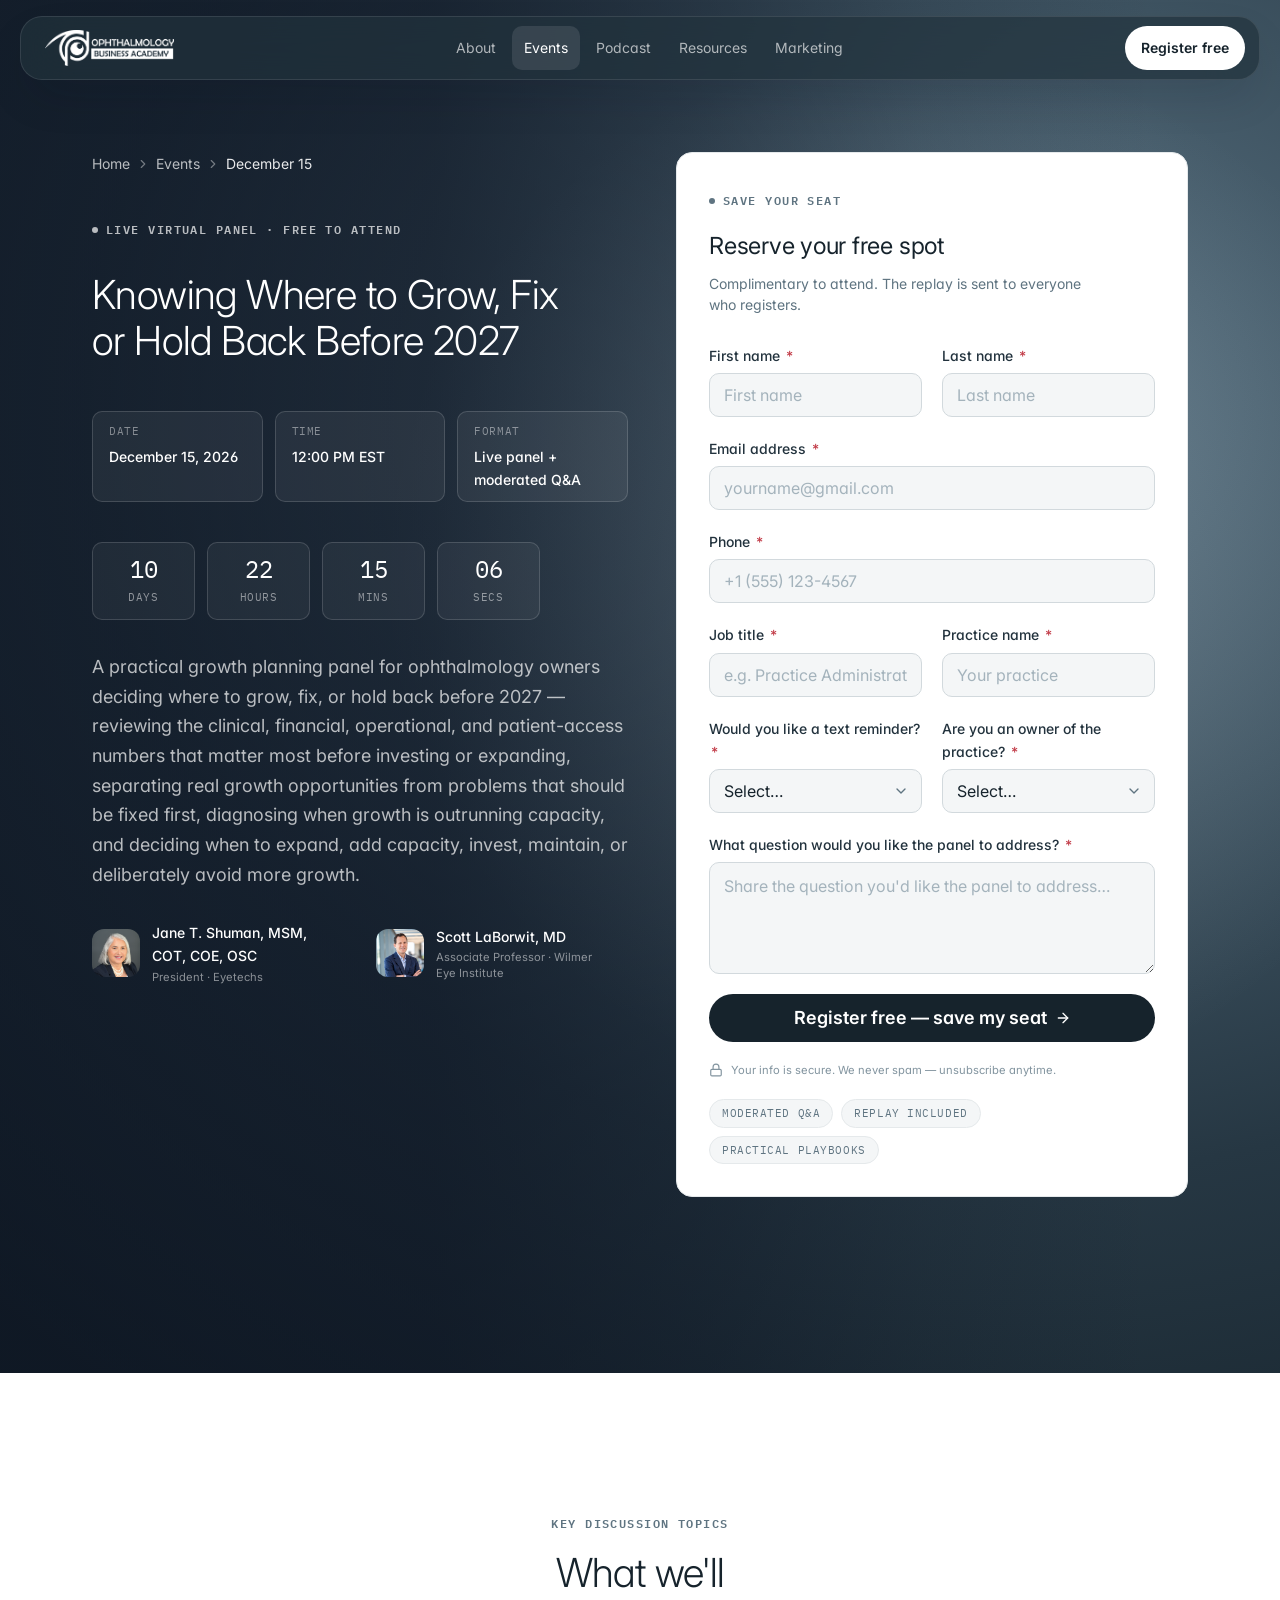
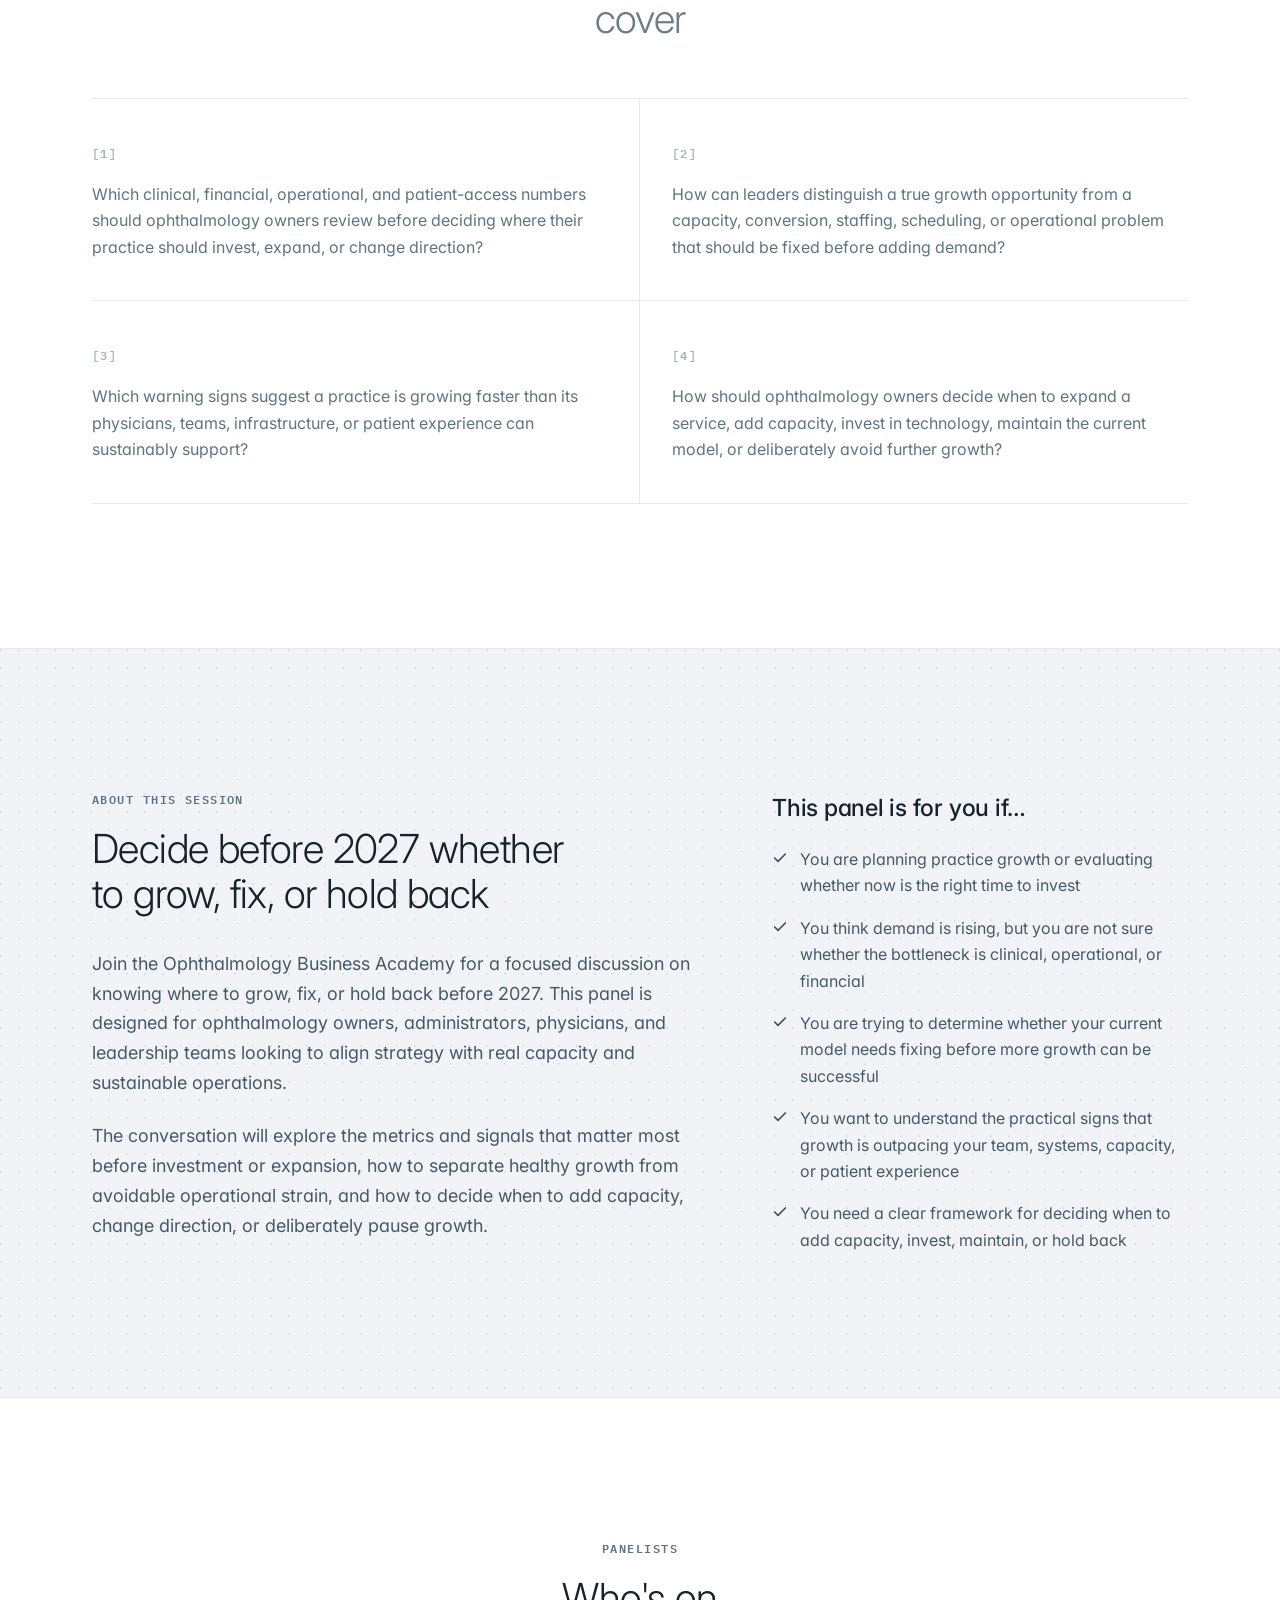
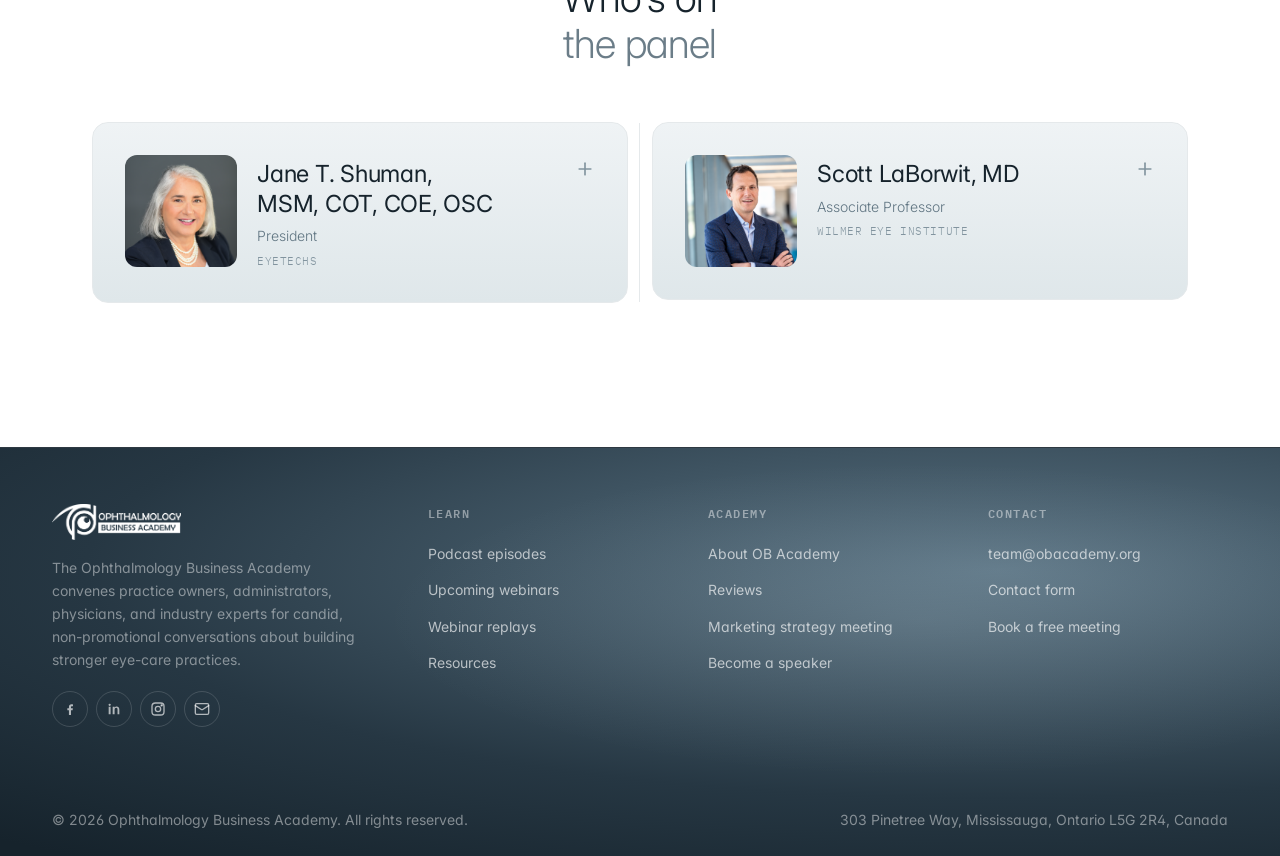
<file: Dec-15/index.html>
<!DOCTYPE html>
<html lang="en">
<head>
<meta charset="UTF-8" />
<meta name="viewport" content="width=device-width, initial-scale=1.0" />
<title>Knowing Where to Grow, Fix or Hold Back Before 2027 · OB Academy</title>
<meta name="description" content="Free live expert panel, December 15, 2026: a practical ophthalmology growth planning session on knowing where to grow, fix or hold back before 2027 — which clinical, financial, operational, and patient-access numbers owners should review before investing or expanding, how to distinguish true growth from problems that should be fixed first, and when to expand, add capacity, invest, maintain or deliberately avoid growth." />
<link rel="canonical" href="https://reg.obacademy.org/Dec-15/" />
<link rel="icon" type="image/png" href="../assets/favicon.png" />
<meta name="theme-color" content="#0d151b" />
<meta property="og:type" content="article" />
<meta property="og:site_name" content="Ophthalmology Business Academy" />
<meta property="og:title" content="Knowing Where to Grow, Fix or Hold Back Before 2027" />
<meta property="og:description" content="Live virtual panel · December 15, 2026 · 12:00 PM EST. Free to attend, replay sent to every registrant." />
<meta property="og:url" content="https://reg.obacademy.org/Dec-15/" />
<meta property="og:image" content="https://reg.obacademy.org/assets/grow-fix-or-hold.webp" />
<meta property="og:image:secure_url" content="https://reg.obacademy.org/assets/grow-fix-or-hold.webp" />
<meta property="og:image:type" content="image/webp" />
<meta property="og:image:width" content="1200" />
<meta property="og:image:height" content="675" />
<meta property="og:image:alt" content="Knowing Where to Grow, Fix or Hold Back Before 2027 — OBA live panel, December 15, 2026, with Jane T. Shuman and Scott LaBorwit, MD" />
<meta property="article:published_time" content="2026-12-15T17:00:00Z" />
<meta name="twitter:card" content="summary_large_image" />
<meta name="twitter:image" content="https://reg.obacademy.org/assets/grow-fix-or-hold.webp" />
<link rel="preconnect" href="https://fonts.googleapis.com" />
<link rel="preconnect" href="https://fonts.gstatic.com" crossorigin />
<link href="https://fonts.googleapis.com/css2?family=Inter:wght@300;400;500;600&family=IBM+Plex+Mono:wght@500;600&display=swap" rel="stylesheet" />
<link rel="stylesheet" href="../oba.css" />

<!-- Google tag (gtag.js) -->
<script async src="https://www.googletagmanager.com/gtag/js?id=G-MBLM7XRG2Y"></script>
<script>
  window.dataLayer = window.dataLayer || [];
  function gtag(){dataLayer.push(arguments);}
  gtag('js', new Date());
  gtag('config', 'G-MBLM7XRG2Y');
</script>
<script type="application/ld+json">
{"@context":"https://schema.org","@type":"Event","name":"Knowing Where to Grow, Fix or Hold Back Before 2027","startDate":"2026-12-15T17:00:00Z","endDate":"2026-12-15T18:00:00Z","eventAttendanceMode":"https://schema.org/OnlineEventAttendanceMode","eventStatus":"https://schema.org/EventScheduled","location":{"@type":"VirtualLocation","url":"https://reg.obacademy.org/Dec-15/"},"organizer":{"@type":"Organization","name":"Ophthalmology Business Academy","url":"https://www.obacademy.org"},"offers":{"@type":"Offer","price":"0","priceCurrency":"USD","availability":"https://schema.org/InStock","url":"https://reg.obacademy.org/Dec-15/"},"performer":[{"@type":"Person","name":"Jane T. Shuman, MSM, COT, COE, OSC"},{"@type":"Person","name":"Scott LaBorwit, MD"}],"image":"https://reg.obacademy.org/assets/grow-fix-or-hold.webp","description":"A live virtual panel on how ophthalmology practices decide where to grow, fix, or hold back before 2027."}
</script>
</head>
<body>

<header class="site-header">
  <a href="#main" class="skip-link">Skip to content</a>
  <div class="nav-bar">
    <a href="https://www.obacademy.org/" class="nav-logo" aria-label="Ophthalmology Business Academy, home">
      <img src="../assets/oba-logo-white.webp" alt="" width="2278" height="634" />
    </a>
    <nav class="nav-links" aria-label="Primary">
      <a href="https://www.obacademy.org/about/">About</a>
      <a href="https://www.obacademy.org/webinars/" aria-current="page">Events</a>
      <a href="https://www.obacademy.org/podcast/">Podcast</a>
      <a href="https://www.obacademy.org/resources/">Resources</a>
      <a href="https://www.obacademy.org/marketing/">Marketing</a>
    </nav>
    <div class="nav-cta">
      <a href="#register" class="btn btn--on-dark btn--sm" style="height:2.75rem">Register free</a>
    </div>
    <button class="nav-menu-btn" type="button" data-nav-open aria-label="Open menu" aria-expanded="false" aria-controls="mobile-nav">
      <span aria-hidden="true"><i></i><i></i><i></i></span>
    </button>
  </div>
</header>

<div id="mobile-nav" class="mobile-nav" aria-hidden="true">
  <div class="mobile-nav__overlay" data-nav-close></div>
  <div class="mobile-nav__panel" role="dialog" aria-modal="true" aria-label="Site navigation">
    <div class="mobile-nav__head">
      <a href="https://www.obacademy.org/" aria-label="Ophthalmology Business Academy, home"><img src="../assets/oba-logo.webp" alt="" /></a>
      <button class="mobile-nav__close" type="button" data-nav-close aria-label="Close menu">
        <svg width="24" height="24" viewBox="0 0 24 24" fill="none" stroke="currentColor" stroke-width="2" stroke-linecap="round" stroke-linejoin="round" aria-hidden="true"><path d="M18 6 6 18"/><path d="m6 6 12 12"/></svg>
      </button>
    </div>
    <nav class="mobile-nav__links" aria-label="Mobile">
      <a href="../">All panels</a>
      <a href="https://www.obacademy.org/about/">About</a>
      <a href="https://www.obacademy.org/webinars/">Events</a>
      <a href="https://www.obacademy.org/podcast/">Podcast</a>
      <a href="https://www.obacademy.org/resources/">Resources</a>
      <a href="https://www.obacademy.org/marketing/">Marketing</a>
    </nav>
    <div class="mobile-nav__foot">
      <a href="#register" class="btn btn--primary btn--block" data-nav-close>Register free</a>
      <a href="https://www.obacademy.org/contact/" class="btn btn--outline btn--block">Contact</a>
    </div>
  </div>
</div>

<main id="main">

<section class="hero">
  <div class="hero__bg" aria-hidden="true"></div>
  <div class="hero__glow" aria-hidden="true"></div>
  <div class="hero__scrim" aria-hidden="true"></div>
  <div class="container">
    <div class="hero__grid hero__grid--aside is-wide is-start">
      <div class="hero__copy">
        <nav aria-label="Breadcrumb">
          <ol class="breadcrumbs">
            <li><a href="https://www.obacademy.org/">Home</a><svg viewBox="0 0 24 24" fill="none" stroke="currentColor" stroke-width="2" stroke-linecap="round" stroke-linejoin="round" aria-hidden="true"><path d="m9 18 6-6-6-6"/></svg></li>
            <li><a href="../">Events</a><svg viewBox="0 0 24 24" fill="none" stroke="currentColor" stroke-width="2" stroke-linecap="round" stroke-linejoin="round" aria-hidden="true"><path d="m9 18 6-6-6-6"/></svg></li>
            <li><span aria-current="page">December 15</span></li>
          </ol>
        </nav>
        <span class="eyebrow eyebrow--on-dark hero__eyebrow"><span class="dot"></span>Live virtual panel &middot; Free to attend</span>
        <h1 class="hero__title hero__title--h2">Knowing Where to Grow, Fix or Hold Back Before 2027</h1>

        <div class="hero__meta">
          <dl class="facts" style="--fact-cols:3">
            <div><dt>Date</dt><dd><time datetime="2026-12-15">December 15, 2026</time></dd></div>
            <div><dt>Time</dt><dd>12:00 PM EST</dd></div>
            <div><dt>Format</dt><dd>Live panel + moderated Q&amp;A</dd></div>
          </dl>
          <div data-countdown data-target="2026-12-15T17:00:00Z">
            <ul class="countdown" aria-hidden="true">
              <li><span class="num" data-d>&mdash;</span><span class="lbl">Days</span></li>
              <li><span class="num" data-h>&mdash;</span><span class="lbl">Hours</span></li>
              <li><span class="num" data-m>&mdash;</span><span class="lbl">Mins</span></li>
              <li><span class="num" data-s>&mdash;</span><span class="lbl">Secs</span></li>
            </ul>
            <p class="sr-only">Starts December 15, 2026 at 12:00 PM EST.</p>
          </div>
        </div>

        <p class="hero__lede">A practical growth planning panel for ophthalmology owners deciding where to grow, fix, or hold back before 2027 &mdash; reviewing the clinical, financial, operational, and patient-access numbers that matter most before investing or expanding, separating real growth opportunities from problems that should be fixed first, diagnosing when growth is outrunning capacity, and deciding when to expand, add capacity, invest, maintain, or deliberately avoid more growth.</p>

        <div class="hero__proof">
          <ul class="hero-people">
            <li>
              <img src="JaneShuman_OBA_15.12.2026.jpg" alt="" width="128" height="128" onerror="this.outerHTML='<span class=&quot;monogram&quot;>JS</span>'" />
              <div>
                <p class="name">Jane T. Shuman, MSM, COT, COE, OSC</p>
                <p class="role">President &middot; Eyetechs</p>
              </div>
            </li>
            <li>
              <img src="ScottLaBorwit_OBA_15.12.2026.png" alt="" width="128" height="128" onerror="this.outerHTML='<span class=&quot;monogram&quot;>SL</span>'" />
              <div>
                <p class="name">Scott LaBorwit, MD</p>
                <p class="role">Associate Professor &middot; Wilmer Eye Institute</p>
              </div>
            </li>
          </ul>
        </div>
      </div>

      <div class="hero__aside" id="register">
        <div class="reg-card">
          <div class="reg-card__intro">
            <span class="eyebrow"><span class="dot"></span>Save your seat</span>
            <p class="reg-card__title">Reserve your free spot</p>
            <p class="reg-card__note">Complimentary to attend. The replay is sent to everyone who registers.</p>
          </div>

          <form id="reg-form" class="reg-form" novalidate data-event-key="event_2026_12_15">
            <div class="row">
              <div class="field">
                <label for="first_name">First name <span class="req" aria-hidden="true">*</span></label>
                <input id="first_name" name="first_name" type="text" placeholder="First name" autocomplete="given-name" required />
                <p class="err" data-error-for="first_name" role="alert"></p>
              </div>
              <div class="field">
                <label for="last_name">Last name <span class="req" aria-hidden="true">*</span></label>
                <input id="last_name" name="last_name" type="text" placeholder="Last name" autocomplete="family-name" required />
                <p class="err" data-error-for="last_name" role="alert"></p>
              </div>
            </div>
            <div class="field">
              <label for="email">Email address <span class="req" aria-hidden="true">*</span></label>
              <input id="email" name="email" type="email" placeholder="yourname@gmail.com" autocomplete="email" required />
              <p class="err" data-error-for="email" role="alert"></p>
            </div>
            <div class="field">
              <label for="phone">Phone <span class="req" aria-hidden="true">*</span></label>
              <input id="phone" name="phone" type="tel" placeholder="+1 (555) 123-4567" autocomplete="tel" required />
              <p class="err" data-error-for="phone" role="alert"></p>
            </div>
            <div class="row">
              <div class="field">
                <label for="job_title">Job title <span class="req" aria-hidden="true">*</span></label>
                <input id="job_title" name="job_title" type="text" placeholder="e.g. Practice Administrator" autocomplete="organization-title" required />
                <p class="err" data-error-for="job_title" role="alert"></p>
              </div>
              <div class="field">
                <label for="practice_name">Practice name <span class="req" aria-hidden="true">*</span></label>
                <input id="practice_name" name="practice_name" type="text" placeholder="Your practice" autocomplete="organization" required />
                <p class="err" data-error-for="practice_name" role="alert"></p>
              </div>
            </div>
            <div class="row">
              <div class="field">
                <label for="text_reminder">Would you like a text reminder? <span class="req" aria-hidden="true">*</span></label>
                <select id="text_reminder" name="text_reminder" required>
                  <option value="">Select&hellip;</option>
                  <option value="Yes">Yes</option>
                  <option value="No">No</option>
                </select>
                <p class="err" data-error-for="text_reminder" role="alert"></p>
              </div>
              <div class="field">
                <label for="practice_owner">Are you an owner of the practice? <span class="req" aria-hidden="true">*</span></label>
                <select id="practice_owner" name="practice_owner" required>
                  <option value="">Select&hellip;</option>
                  <option value="Yes">Yes</option>
                  <option value="No">No</option>
                </select>
                <p class="err" data-error-for="practice_owner" role="alert"></p>
              </div>
            </div>
            <div class="field">
              <label for="question">What question would you like the panel to address? <span class="req" aria-hidden="true">*</span></label>
              <textarea id="question" name="question" rows="3" placeholder="Share the question you'd like the panel to address&hellip;" required></textarea>
              <p class="err" data-error-for="question" role="alert"></p>
            </div>

            <button type="submit" class="btn btn--primary btn--lg btn--block">Register free &mdash; save my seat <svg viewBox="0 0 24 24" fill="none" stroke="currentColor" stroke-width="2" stroke-linecap="round" stroke-linejoin="round" aria-hidden="true"><path d="M5 12h14"/><path d="m12 5 7 7-7 7"/></svg></button>
            <div class="reg-form__msg" aria-live="polite"></div>
            <p class="reg-form__secure"><svg viewBox="0 0 24 24" fill="none" stroke="currentColor" stroke-width="2" stroke-linecap="round" stroke-linejoin="round" aria-hidden="true"><rect width="18" height="11" x="3" y="11" rx="2" ry="2"/><path d="M7 11V7a5 5 0 0 1 10 0v4"/></svg>Your info is secure. We never spam &mdash; unsubscribe anytime.</p>
            <ul class="reg-form__tags">
              <li>Moderated Q&amp;A</li>
              <li>Replay included</li>
              <li>Practical playbooks</li>
            </ul>
          </form>
        </div>
      </div>
    </div>
  </div>
</section>

<section class="section section--loose">
  <div class="container">
    <div class="section-header section-header--center">
      <span class="eyebrow">Key discussion topics</span>
      <h2>What we'll <span class="dim">cover</span></h2>
    </div>
    <ol class="topics">
      <li><span class="counter" aria-hidden="true">[1]</span><p>Which clinical, financial, operational, and patient-access numbers should ophthalmology owners review before deciding where their practice should invest, expand, or change direction?</p></li>
      <li><span class="counter" aria-hidden="true">[2]</span><p>How can leaders distinguish a true growth opportunity from a capacity, conversion, staffing, scheduling, or operational problem that should be fixed before adding demand?</p></li>
      <li><span class="counter" aria-hidden="true">[3]</span><p>Which warning signs suggest a practice is growing faster than its physicians, teams, infrastructure, or patient experience can sustainably support?</p></li>
      <li><span class="counter" aria-hidden="true">[4]</span><p>How should ophthalmology owners decide when to expand a service, add capacity, invest in technology, maintain the current model, or deliberately avoid further growth?</p></li>
    </ol>
  </div>
</section>

<section class="section section--loose section--chip">
  <div class="dot-field-light" aria-hidden="true"></div>
  <div class="container">
    <div class="about-grid">
      <div>
        <div class="section-header">
          <span class="eyebrow">About this session</span>
          <h2>Decide before 2027 whether to grow, fix, or hold back</h2>
        </div>
        <div class="about-copy">
          <p>Join the Ophthalmology Business Academy for a focused discussion on knowing where to grow, fix, or hold back before 2027. This panel is designed for ophthalmology owners, administrators, physicians, and leadership teams looking to align strategy with real capacity and sustainable operations.</p>
          <p>The conversation will explore the metrics and signals that matter most before investment or expansion, how to separate healthy growth from avoidable operational strain, and how to decide when to add capacity, change direction, or deliberately pause growth.</p>
        </div>
      </div>
      <div class="audience">
        <h3>This panel is for you if&hellip;</h3>
        <ul>
          <li><svg viewBox="0 0 24 24" fill="none" stroke="currentColor" stroke-width="2.5" stroke-linecap="round" stroke-linejoin="round" aria-hidden="true"><path d="M20 6 9 17l-5-5"/></svg><span>You are planning practice growth or evaluating whether now is the right time to invest</span></li>
          <li><svg viewBox="0 0 24 24" fill="none" stroke="currentColor" stroke-width="2.5" stroke-linecap="round" stroke-linejoin="round" aria-hidden="true"><path d="M20 6 9 17l-5-5"/></svg><span>You think demand is rising, but you are not sure whether the bottleneck is clinical, operational, or financial</span></li>
          <li><svg viewBox="0 0 24 24" fill="none" stroke="currentColor" stroke-width="2.5" stroke-linecap="round" stroke-linejoin="round" aria-hidden="true"><path d="M20 6 9 17l-5-5"/></svg><span>You are trying to determine whether your current model needs fixing before more growth can be successful</span></li>
          <li><svg viewBox="0 0 24 24" fill="none" stroke="currentColor" stroke-width="2.5" stroke-linecap="round" stroke-linejoin="round" aria-hidden="true"><path d="M20 6 9 17l-5-5"/></svg><span>You want to understand the practical signs that growth is outpacing your team, systems, capacity, or patient experience</span></li>
          <li><svg viewBox="0 0 24 24" fill="none" stroke="currentColor" stroke-width="2.5" stroke-linecap="round" stroke-linejoin="round" aria-hidden="true"><path d="M20 6 9 17l-5-5"/></svg><span>You need a clear framework for deciding when to add capacity, invest, maintain, or hold back</span></li>
        </ul>
      </div>
    </div>
  </div>
</section>

<section class="section section--loose">
  <div class="container">
    <div class="section-header section-header--center">
      <span class="eyebrow">Panelists</span>
      <h2>Who's on <span class="dim">the panel</span></h2>
    </div>
    <ul class="bento bento--dual" data-bento>
      <li class="tile">
        <h3>
          <button type="button" class="tile__head" aria-expanded="false" aria-controls="bio-jane">
            <img src="JaneShuman_OBA_15.12.2026.jpg" alt="" class="tile__avatar" width="256" height="256" onerror="this.outerHTML='<span class=&quot;tile__monogram&quot;>JS</span>'" />
            <span class="tile__id">
              <span class="tile__name">Jane T. Shuman, MSM, COT, COE, OSC</span>
              <span class="tile__role">President</span>
              <span class="tile__org">Eyetechs</span>
            </span>
            <svg class="tile__plus" viewBox="0 0 24 24" fill="none" stroke="currentColor" stroke-width="2" stroke-linecap="round" aria-hidden="true"><path d="M5 12h14"/><path d="M12 5v14"/></svg>
          </button>
        </h3>
        <div class="tile__bio" id="bio-jane">
          <div inert>
            <div class="tile__bio-pane">
              <p>Jane T. Shuman is a nationally recognized authority on patient flow, practice efficiency, and ophthalmic technician training. Her experience spans roles as a scribe, technician, department leader, and private practice administrator. She directs the Allied Health Track at the Hawaiian Eye Meeting and serves as Secretary on the Board of Directors of Project Vision Hawaii. Jane regularly speaks at national and regional ophthalmology conferences, sharing practical strategies to improve practice operations and patient satisfaction.</p>
              <p><a href="https://www.linkedin.com/in/jane-shuman-eyetechs/" target="_blank" rel="noreferrer noopener">LinkedIn</a> &middot; <a href="https://www.eyetechs.com/" target="_blank" rel="noreferrer noopener">Eyetechs</a></p>
            </div>
          </div>
        </div>
      </li>

      <li class="tile">
        <h3>
          <button type="button" class="tile__head" aria-expanded="false" aria-controls="bio-scott">
            <img src="ScottLaBorwit_OBA_15.12.2026.png" alt="" class="tile__avatar" width="256" height="256" onerror="this.outerHTML='<span class=&quot;tile__monogram&quot;>SL</span>'" />
            <span class="tile__id">
              <span class="tile__name">Scott LaBorwit, MD</span>
              <span class="tile__role">Associate Professor</span>
              <span class="tile__org">Wilmer Eye Institute</span>
            </span>
            <svg class="tile__plus" viewBox="0 0 24 24" fill="none" stroke="currentColor" stroke-width="2" stroke-linecap="round" aria-hidden="true"><path d="M5 12h14"/><path d="M12 5v14"/></svg>
          </button>
        </h3>
        <div class="tile__bio" id="bio-scott">
          <div inert>
            <div class="tile__bio-pane">
              <p>Scott LaBorwit, MD, is the former chief medical officer of Vision Innovation Partners and president and founder of Select Eye Care. He also serves as an associate professor of Ophthalmology at Johns Hopkins School of Medicine and on the Dean’s Advisory Council for the Carey School of Business at Johns Hopkins. His experience as a practicing ophthalmologist, healthcare entrepreneur, industry advisor, educator, and clinical leader gives him a perspective that bridges medicine, business, technology, and the realities of patient care.</p>
              <p><a href="https://www.linkedin.com/in/scott-laborwitmd/" target="_blank" rel="noreferrer noopener">LinkedIn</a></p>
            </div>
          </div>
        </div>
      </li>
    </ul>
  </div>
</section>

</main>

<footer class="site-footer">
  <div class="site-footer__bg" aria-hidden="true"></div>
  <div class="site-footer__glow" aria-hidden="true"></div>
  <div class="container container--wide">
    <div class="footer-grid">
      <div class="footer-brand">
        <a href="https://www.obacademy.org/" aria-label="Ophthalmology Business Academy, home"><img src="../assets/oba-logo-white.webp" alt="" /></a>
        <p>The Ophthalmology Business Academy convenes practice owners, administrators, physicians, and industry experts for candid, non-promotional conversations about building stronger eye-care practices.</p>
        <div class="footer-social">
          <a href="https://www.facebook.com/Opthos" aria-label="Facebook" target="_blank" rel="noopener noreferrer"><svg viewBox="0 0 24 24" fill="currentColor" aria-hidden="true"><path d="M13.5 21v-7h2.4l.4-3h-2.8V9.2c0-.9.3-1.5 1.5-1.5H16.5V5.1c-.3 0-1.2-.1-2.3-.1-2.3 0-3.8 1.4-3.8 3.9V11H8v3h2.4v7h3.1z"/></svg></a>
          <a href="https://www.linkedin.com/company/ophthalmology-business-academy" aria-label="LinkedIn" target="_blank" rel="noopener noreferrer"><svg viewBox="0 0 24 24" fill="currentColor" aria-hidden="true"><path d="M6.9 8.5H4V20h2.9V8.5zM5.5 4a1.7 1.7 0 1 0 0 3.4 1.7 1.7 0 0 0 0-3.4zM20 13c0-3.2-1.7-4.7-4-4.7-1.8 0-2.6 1-3.1 1.7V8.5H10V20h2.9v-6.4c0-1.7.3-3.3 2.4-3.3 2 0 2 1.9 2 3.4V20H20v-7z"/></svg></a>
          <a href="https://www.instagram.com/ophthalmology_business_podcast" aria-label="Instagram" target="_blank" rel="noopener noreferrer"><svg viewBox="0 0 24 24" fill="none" stroke="currentColor" stroke-width="2" stroke-linecap="round" stroke-linejoin="round" aria-hidden="true"><rect width="18" height="18" x="3" y="3" rx="5"/><circle cx="12" cy="12" r="4"/><circle cx="17.5" cy="6.5" r=".8" fill="currentColor"/></svg></a>
          <a href="mailto:team@obacademy.org" aria-label="Email"><svg viewBox="0 0 24 24" fill="none" stroke="currentColor" stroke-width="2" stroke-linecap="round" stroke-linejoin="round" aria-hidden="true"><rect width="20" height="16" x="2" y="4" rx="2"/><path d="m22 7-8.97 5.7a1.94 1.94 0 0 1-2.06 0L2 7"/></svg></a>
        </div>
      </div>
      <div class="footer-col">
        <h3>Learn</h3>
        <ul>
          <li><a href="https://www.obacademy.org/podcast/">Podcast episodes</a></li>
          <li><a href="https://www.obacademy.org/webinars/">Upcoming webinars</a></li>
          <li><a href="https://www.obacademy.org/webinars/replays/">Webinar replays</a></li>
          <li><a href="https://www.obacademy.org/resources/">Resources</a></li>
        </ul>
      </div>
      <div class="footer-col">
        <h3>Academy</h3>
        <ul>
          <li><a href="https://www.obacademy.org/about/">About OB Academy</a></li>
          <li><a href="https://www.obacademy.org/reviews/">Reviews</a></li>
          <li><a href="https://www.obacademy.org/marketing/">Marketing strategy meeting</a></li>
          <li><a href="https://www.obacademy.org/guest-speaker/">Become a speaker</a></li>
        </ul>
      </div>
      <div class="footer-col">
        <h3>Contact</h3>
        <ul>
          <li><a href="mailto:team@obacademy.org">team@obacademy.org</a></li>
          <li><a href="https://www.obacademy.org/contact/">Contact form</a></li>
          <li><a href="https://www.obacademy.org/marketing/">Book a free meeting</a></li>
        </ul>
      </div>
    </div>
  </div>
  <div class="footer-legal">
    <div class="container container--wide">
      <p>&copy; 2026 Ophthalmology Business Academy. All rights reserved.</p>
      <p>303 Pinetree Way, Mississauga, Ontario L5G 2R4, Canada</p>
    </div>
  </div>
</footer>

<script src="../oba.js"></script>
</body>
</html>
</file>
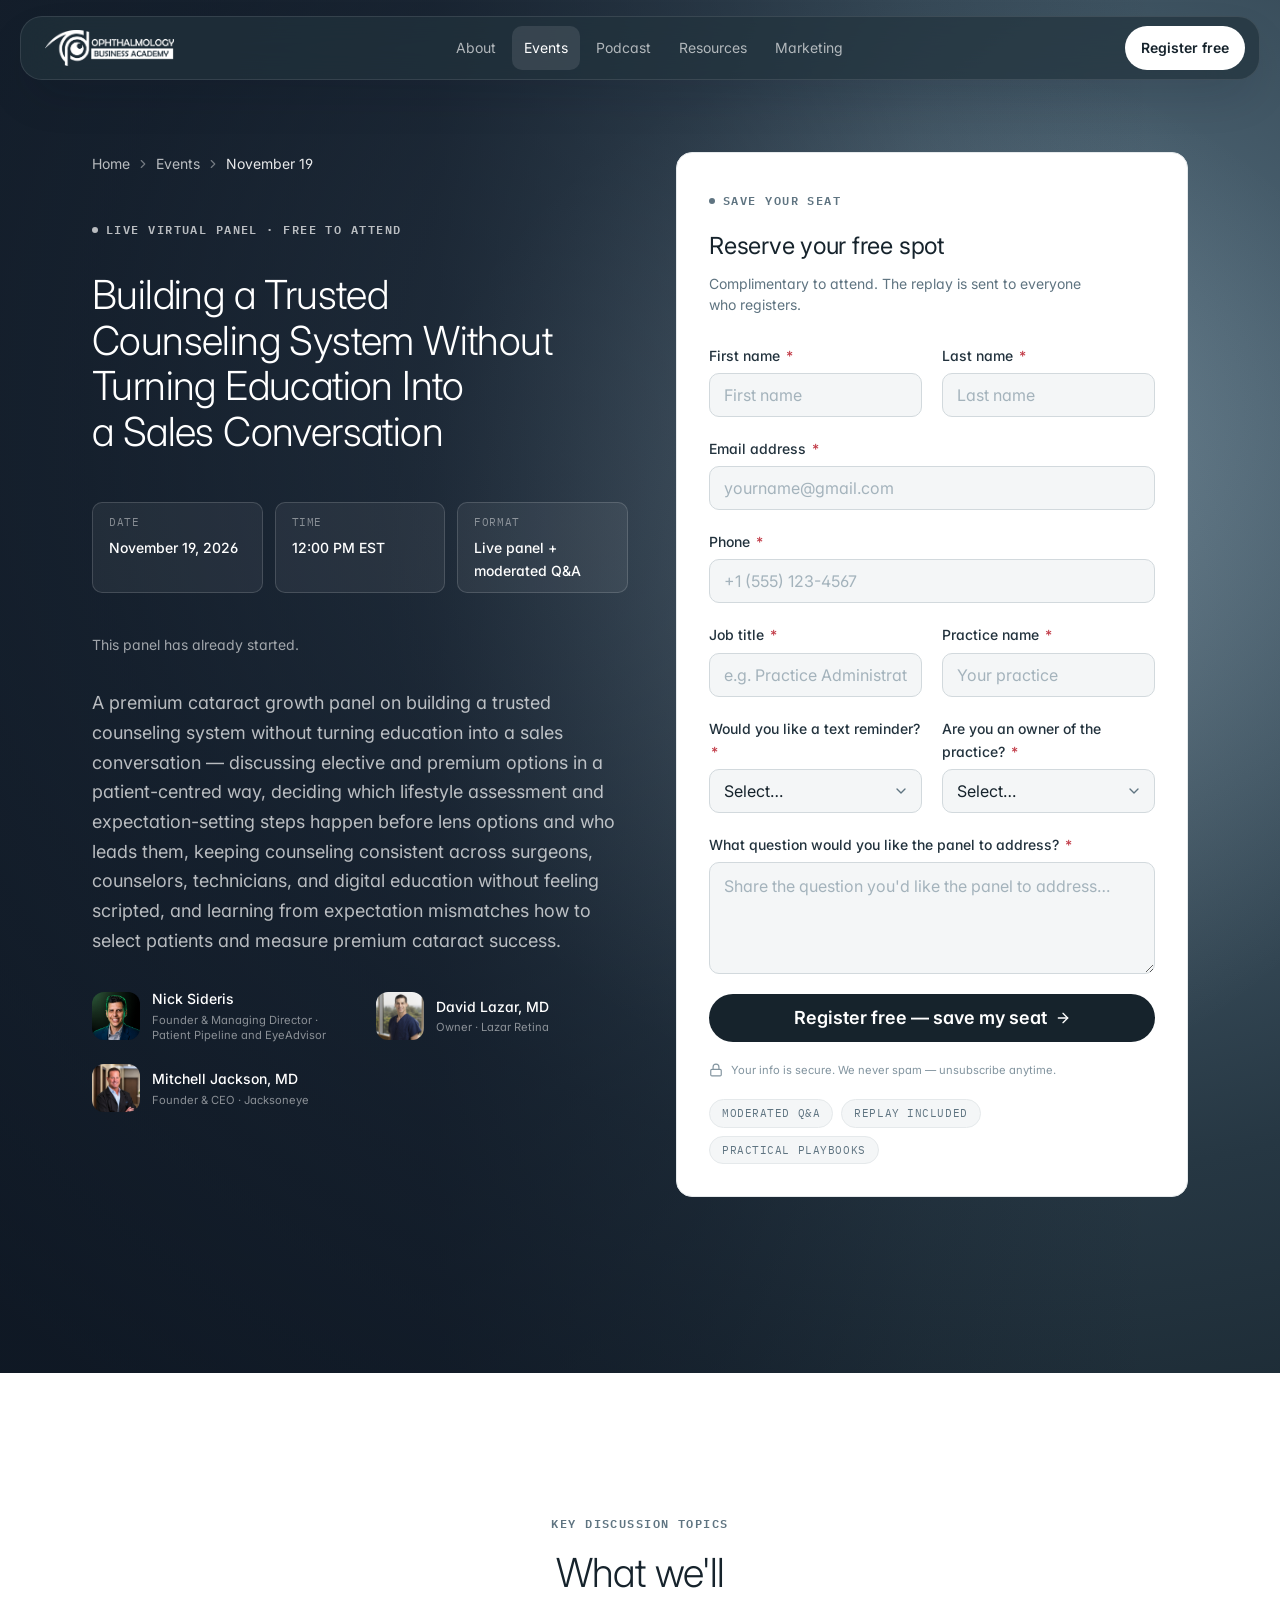
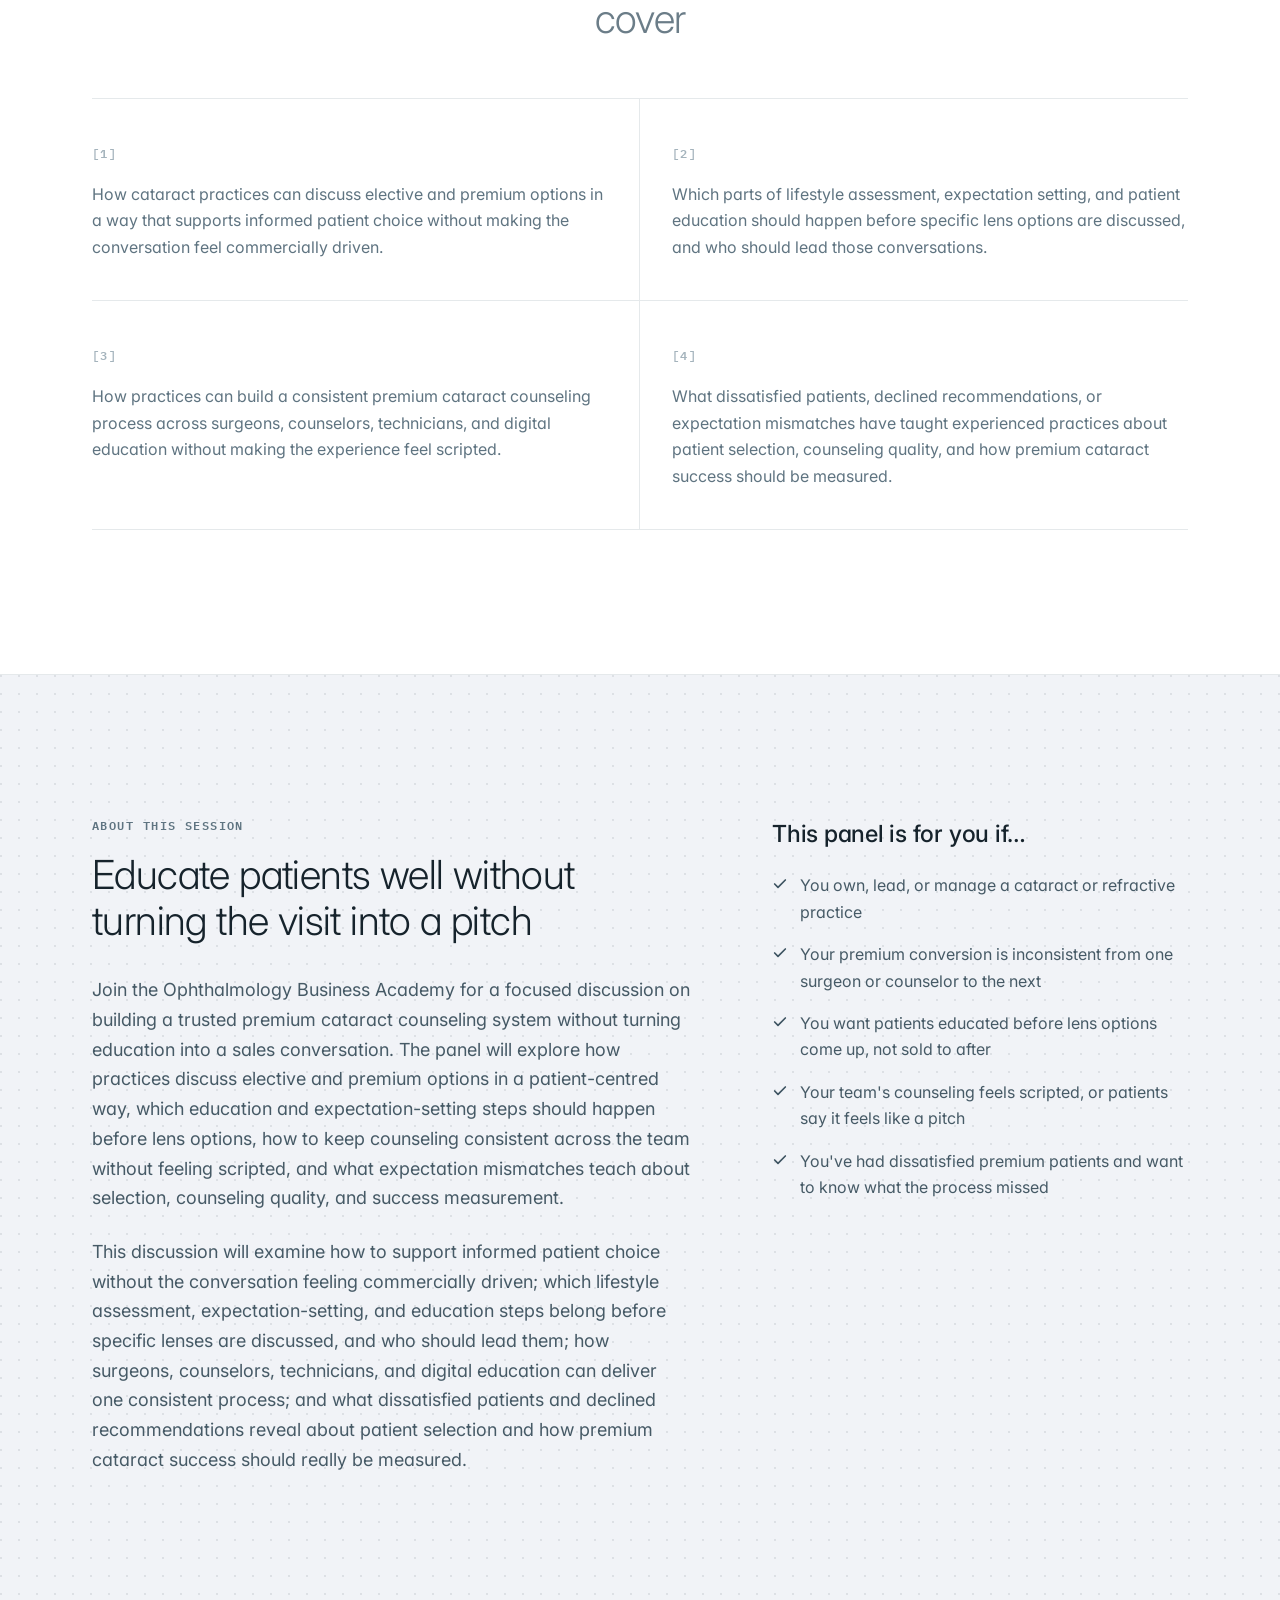
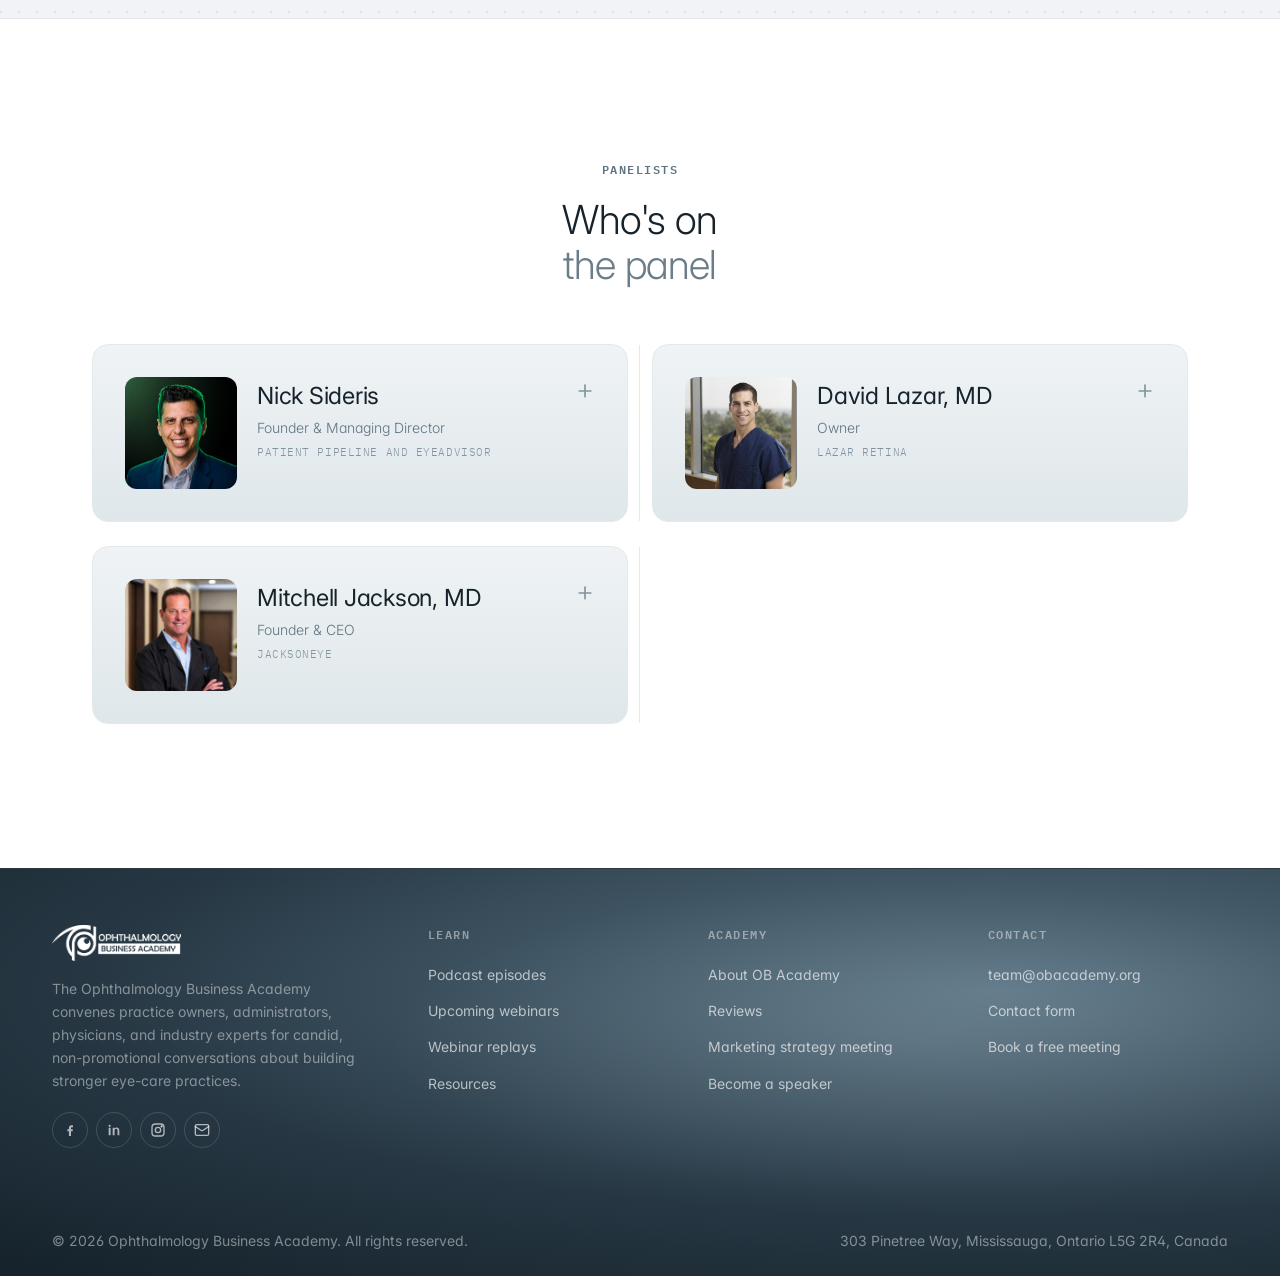
<file: Nov-19/index.html>
<!DOCTYPE html>
<html lang="en">
<head>
<meta charset="UTF-8" />
<meta name="viewport" content="width=device-width, initial-scale=1.0" />
<title>Building a Trusted Counseling System Without Turning Education Into a Sales Conversation · OB Academy</title>
<meta name="description" content="Free live expert panel, November 19, 2026: how cataract practices build a trusted premium cataract counseling system without turning education into a sales conversation — discussing elective and premium options in a patient-centred way, which education and expectation-setting steps belong before lens options, keeping counseling consistent across the team without sounding scripted, and what expectation mismatches teach about selection, counseling quality, and measuring success." />
<link rel="canonical" href="https://reg.obacademy.org/Nov-19/" />
<link rel="icon" type="image/png" href="../assets/favicon.png" />
<meta name="theme-color" content="#0d151b" />
<meta property="og:type" content="article" />
<meta property="og:site_name" content="Ophthalmology Business Academy" />
<meta property="og:title" content="Building a Trusted Counseling System Without Turning Education Into a Sales Conversation" />
<meta property="og:description" content="Live virtual panel · November 19, 2026 · 12:00 PM EST. Free to attend, replay sent to every registrant." />
<meta property="og:url" content="https://reg.obacademy.org/Nov-19/" />
<meta property="og:image" content="https://reg.obacademy.org/assets/og/nov-19.jpg" />
<meta property="og:image:secure_url" content="https://reg.obacademy.org/assets/og/nov-19.jpg" />
<meta property="og:image:type" content="image/jpeg" />
<meta property="og:image:width" content="1200" />
<meta property="og:image:height" content="675" />
<meta property="og:image:alt" content="Building a Trusted Counseling System Without Turning Education Into a Sales Conversation — OBA live panel, November 19, 2026, with Nick Sideris, David Lazar and Mitchell Jackson" />
<meta property="article:published_time" content="2026-11-19T17:00:00Z" />
<meta name="twitter:card" content="summary_large_image" />
<meta name="twitter:image" content="https://reg.obacademy.org/assets/og/nov-19.jpg" />
<link rel="preconnect" href="https://fonts.googleapis.com" />
<link rel="preconnect" href="https://fonts.gstatic.com" crossorigin />
<link href="https://fonts.googleapis.com/css2?family=Inter:wght@300;400;500;600&family=IBM+Plex+Mono:wght@500;600&display=swap" rel="stylesheet" />
<link rel="stylesheet" href="../oba.css" />

<!-- Google tag (gtag.js) -->
<script async src="https://www.googletagmanager.com/gtag/js?id=G-MBLM7XRG2Y"></script>
<script>
  window.dataLayer = window.dataLayer || [];
  function gtag(){dataLayer.push(arguments);}
  gtag('js', new Date());
  gtag('config', 'G-MBLM7XRG2Y');
</script>
<script type="application/ld+json">
{"@context":"https://schema.org","@type":"Event","name":"Building a Trusted Counseling System Without Turning Education Into a Sales Conversation","startDate":"2026-11-19T17:00:00Z","endDate":"2026-11-19T18:00:00Z","eventAttendanceMode":"https://schema.org/OnlineEventAttendanceMode","eventStatus":"https://schema.org/EventScheduled","location":{"@type":"VirtualLocation","url":"https://reg.obacademy.org/Nov-19/"},"organizer":{"@type":"Organization","name":"Ophthalmology Business Academy","url":"https://www.obacademy.org"},"offers":{"@type":"Offer","price":"0","priceCurrency":"USD","availability":"https://schema.org/InStock","url":"https://reg.obacademy.org/Nov-19/"},"performer":[{"@type":"Person","name":"Nick Sideris"},{"@type":"Person","name":"David Lazar, MD"},{"@type":"Person","name":"Mitchell Jackson, MD"}],"image":"https://reg.obacademy.org/assets/og/nov-19.jpg","description":"A live virtual panel on how cataract practices build a trusted premium cataract counseling system without turning education into a sales conversation."}
</script>
</head>
<body>

<!-- ======== HEADER (links resolve on www.obacademy.org) ======== -->
<header class="site-header">
  <a href="#main" class="skip-link">Skip to content</a>
  <div class="nav-bar">
    <a href="https://www.obacademy.org/" class="nav-logo" aria-label="Ophthalmology Business Academy, home">
      <img src="../assets/oba-logo-white.webp" alt="" width="2278" height="634" />
    </a>
    <nav class="nav-links" aria-label="Primary">
      <a href="https://www.obacademy.org/about/">About</a>
      <a href="https://www.obacademy.org/webinars/" aria-current="page">Events</a>
      <a href="https://www.obacademy.org/podcast/">Podcast</a>
      <a href="https://www.obacademy.org/resources/">Resources</a>
      <a href="https://www.obacademy.org/marketing/">Marketing</a>
    </nav>
    <div class="nav-cta">
      <a href="#register" class="btn btn--on-dark btn--sm" style="height:2.75rem">Register free</a>
    </div>
    <button class="nav-menu-btn" type="button" data-nav-open aria-label="Open menu" aria-expanded="false" aria-controls="mobile-nav">
      <span aria-hidden="true"><i></i><i></i><i></i></span>
    </button>
  </div>
</header>

<div id="mobile-nav" class="mobile-nav" aria-hidden="true">
  <div class="mobile-nav__overlay" data-nav-close></div>
  <div class="mobile-nav__panel" role="dialog" aria-modal="true" aria-label="Site navigation">
    <div class="mobile-nav__head">
      <a href="https://www.obacademy.org/" aria-label="Ophthalmology Business Academy, home"><img src="../assets/oba-logo.webp" alt="" /></a>
      <button class="mobile-nav__close" type="button" data-nav-close aria-label="Close menu">
        <svg width="24" height="24" viewBox="0 0 24 24" fill="none" stroke="currentColor" stroke-width="2" stroke-linecap="round" stroke-linejoin="round" aria-hidden="true"><path d="M18 6 6 18"/><path d="m6 6 12 12"/></svg>
      </button>
    </div>
    <nav class="mobile-nav__links" aria-label="Mobile">
      <a href="../">All panels</a>
      <a href="https://www.obacademy.org/about/">About</a>
      <a href="https://www.obacademy.org/webinars/">Events</a>
      <a href="https://www.obacademy.org/podcast/">Podcast</a>
      <a href="https://www.obacademy.org/resources/">Resources</a>
      <a href="https://www.obacademy.org/marketing/">Marketing</a>
    </nav>
    <div class="mobile-nav__foot">
      <a href="#register" class="btn btn--primary btn--block" data-nav-close>Register free</a>
      <a href="https://www.obacademy.org/contact/" class="btn btn--outline btn--block">Contact</a>
    </div>
  </div>
</div>

<main id="main">

<!-- ======== HERO ======== -->
<section class="hero">
  <div class="hero__bg" aria-hidden="true"></div>
  <div class="hero__glow" aria-hidden="true"></div>
  <div class="hero__scrim" aria-hidden="true"></div>
  <div class="container">
    <div class="hero__grid hero__grid--aside is-wide is-start">
      <div class="hero__copy">
        <nav aria-label="Breadcrumb">
          <ol class="breadcrumbs">
            <li><a href="https://www.obacademy.org/">Home</a><svg viewBox="0 0 24 24" fill="none" stroke="currentColor" stroke-width="2" stroke-linecap="round" stroke-linejoin="round" aria-hidden="true"><path d="m9 18 6-6-6-6"/></svg></li>
            <li><a href="../">Events</a><svg viewBox="0 0 24 24" fill="none" stroke="currentColor" stroke-width="2" stroke-linecap="round" stroke-linejoin="round" aria-hidden="true"><path d="m9 18 6-6-6-6"/></svg></li>
            <li><span aria-current="page">November 19</span></li>
          </ol>
        </nav>
        <span class="eyebrow eyebrow--on-dark hero__eyebrow"><span class="dot"></span>Live virtual panel &middot; Free to attend</span>
        <h1 class="hero__title hero__title--h2">Building a Trusted Counseling System Without Turning Education Into a Sales Conversation</h1>

        <div class="hero__meta">
          <dl class="facts" style="--fact-cols:3">
            <div><dt>Date</dt><dd><time datetime="2026-11-19">November 19, 2026</time></dd></div>
            <div><dt>Time</dt><dd>12:00 PM EST</dd></div>
            <div><dt>Format</dt><dd>Live panel + moderated Q&amp;A</dd></div>
          </dl>
          <div data-countdown data-target="2026-11-19T17:00:00Z">
            <ul class="countdown" aria-hidden="true">
              <li><span class="num" data-d>&mdash;</span><span class="lbl">Days</span></li>
              <li><span class="num" data-h>&mdash;</span><span class="lbl">Hours</span></li>
              <li><span class="num" data-m>&mdash;</span><span class="lbl">Mins</span></li>
              <li><span class="num" data-s>&mdash;</span><span class="lbl">Secs</span></li>
            </ul>
            <p class="sr-only">Starts November 19, 2026 at 12:00 PM EST.</p>
          </div>
        </div>

        <p class="hero__lede">A premium cataract growth panel on building a trusted counseling system without turning education into a sales conversation &mdash; discussing elective and premium options in a patient-centred way, deciding which lifestyle assessment and expectation-setting steps happen before lens options and who leads them, keeping counseling consistent across surgeons, counselors, technicians, and digital education without feeling scripted, and learning from expectation mismatches how to select patients and measure premium cataract success.</p>

        <div class="hero__proof">
          <ul class="hero-people">
            <li>
              <img src="Nick%20Sideris_OBA_19.11.2026.png" alt="" width="128" height="128" onerror="this.outerHTML='<span class=&quot;monogram&quot;>NS</span>'" />
              <div>
                <p class="name">Nick Sideris</p>
                <p class="role">Founder &amp; Managing Director &middot; Patient Pipeline and EyeAdvisor</p>
              </div>
            </li>
            <li>
              <img src="David%20Lazar_OBA_19.11.2026.jpg" alt="" width="128" height="128" onerror="this.outerHTML='<span class=&quot;monogram&quot;>DL</span>'" />
              <div>
                <p class="name">David Lazar, MD</p>
                <p class="role">Owner &middot; Lazar Retina</p>
              </div>
            </li>
            <li>
              <img src="Mitchell%20Jackson_OBA_19.11.2026.jpg" alt="" width="128" height="128" onerror="this.outerHTML='<span class=&quot;monogram&quot;>MJ</span>'" />
              <div>
                <p class="name">Mitchell Jackson, MD</p>
                <p class="role">Founder &amp; CEO &middot; Jacksoneye</p>
              </div>
            </li>
          </ul>
        </div>
      </div>

      <div class="hero__aside" id="register">
        <div class="reg-card">
          <div class="reg-card__intro">
            <span class="eyebrow"><span class="dot"></span>Save your seat</span>
            <p class="reg-card__title">Reserve your free spot</p>
            <p class="reg-card__note">Complimentary to attend. The replay is sent to everyone who registers.</p>
          </div>

          <form id="reg-form" class="reg-form" novalidate data-event-key="event_2026_11_19">
            <div class="row">
              <div class="field">
                <label for="first_name">First name <span class="req" aria-hidden="true">*</span></label>
                <input id="first_name" name="first_name" type="text" placeholder="First name" autocomplete="given-name" required />
                <p class="err" data-error-for="first_name" role="alert"></p>
              </div>
              <div class="field">
                <label for="last_name">Last name <span class="req" aria-hidden="true">*</span></label>
                <input id="last_name" name="last_name" type="text" placeholder="Last name" autocomplete="family-name" required />
                <p class="err" data-error-for="last_name" role="alert"></p>
              </div>
            </div>
            <div class="field">
              <label for="email">Email address <span class="req" aria-hidden="true">*</span></label>
              <input id="email" name="email" type="email" placeholder="yourname@gmail.com" autocomplete="email" required />
              <p class="err" data-error-for="email" role="alert"></p>
            </div>
            <div class="field">
              <label for="phone">Phone <span class="req" aria-hidden="true">*</span></label>
              <input id="phone" name="phone" type="tel" placeholder="+1 (555) 123-4567" autocomplete="tel" required />
              <p class="err" data-error-for="phone" role="alert"></p>
            </div>
            <div class="row">
              <div class="field">
                <label for="job_title">Job title <span class="req" aria-hidden="true">*</span></label>
                <input id="job_title" name="job_title" type="text" placeholder="e.g. Practice Administrator" autocomplete="organization-title" required />
                <p class="err" data-error-for="job_title" role="alert"></p>
              </div>
              <div class="field">
                <label for="practice_name">Practice name <span class="req" aria-hidden="true">*</span></label>
                <input id="practice_name" name="practice_name" type="text" placeholder="Your practice" autocomplete="organization" required />
                <p class="err" data-error-for="practice_name" role="alert"></p>
              </div>
            </div>
            <div class="row">
              <div class="field">
                <label for="text_reminder">Would you like a text reminder? <span class="req" aria-hidden="true">*</span></label>
                <select id="text_reminder" name="text_reminder" required>
                  <option value="">Select&hellip;</option>
                  <option value="Yes">Yes</option>
                  <option value="No">No</option>
                </select>
                <p class="err" data-error-for="text_reminder" role="alert"></p>
              </div>
              <div class="field">
                <label for="practice_owner">Are you an owner of the practice? <span class="req" aria-hidden="true">*</span></label>
                <select id="practice_owner" name="practice_owner" required>
                  <option value="">Select&hellip;</option>
                  <option value="Yes">Yes</option>
                  <option value="No">No</option>
                </select>
                <p class="err" data-error-for="practice_owner" role="alert"></p>
              </div>
            </div>
            <div class="field">
              <label for="question">What question would you like the panel to address? <span class="req" aria-hidden="true">*</span></label>
              <textarea id="question" name="question" rows="3" placeholder="Share the question you'd like the panel to address&hellip;" required></textarea>
              <p class="err" data-error-for="question" role="alert"></p>
            </div>

            <button type="submit" class="btn btn--primary btn--lg btn--block">Register free &mdash; save my seat <svg viewBox="0 0 24 24" fill="none" stroke="currentColor" stroke-width="2" stroke-linecap="round" stroke-linejoin="round" aria-hidden="true"><path d="M5 12h14"/><path d="m12 5 7 7-7 7"/></svg></button>
            <div class="reg-form__msg" aria-live="polite"></div>
            <p class="reg-form__secure"><svg viewBox="0 0 24 24" fill="none" stroke="currentColor" stroke-width="2" stroke-linecap="round" stroke-linejoin="round" aria-hidden="true"><rect width="18" height="11" x="3" y="11" rx="2" ry="2"/><path d="M7 11V7a5 5 0 0 1 10 0v4"/></svg>Your info is secure. We never spam &mdash; unsubscribe anytime.</p>
            <ul class="reg-form__tags">
              <li>Moderated Q&amp;A</li>
              <li>Replay included</li>
              <li>Practical playbooks</li>
            </ul>
          </form>
        </div>
      </div>
    </div>
  </div>
</section>

<!-- ======== TOPICS ======== -->
<section class="section section--loose">
  <div class="container">
    <div class="section-header section-header--center">
      <span class="eyebrow">Key discussion topics</span>
      <h2>What we'll <span class="dim">cover</span></h2>
    </div>
    <ol class="topics">
      <li><span class="counter" aria-hidden="true">[1]</span><p>How cataract practices can discuss elective and premium options in a way that supports informed patient choice without making the conversation feel commercially driven.</p></li>
      <li><span class="counter" aria-hidden="true">[2]</span><p>Which parts of lifestyle assessment, expectation setting, and patient education should happen before specific lens options are discussed, and who should lead those conversations.</p></li>
      <li><span class="counter" aria-hidden="true">[3]</span><p>How practices can build a consistent premium cataract counseling process across surgeons, counselors, technicians, and digital education without making the experience feel scripted.</p></li>
      <li><span class="counter" aria-hidden="true">[4]</span><p>What dissatisfied patients, declined recommendations, or expectation mismatches have taught experienced practices about patient selection, counseling quality, and how premium cataract success should be measured.</p></li>
    </ol>
  </div>
</section>

<!-- ======== ABOUT ======== -->
<section class="section section--loose section--chip">
  <div class="dot-field-light" aria-hidden="true"></div>
  <div class="container">
    <div class="about-grid">
      <div>
        <div class="section-header">
          <span class="eyebrow">About this session</span>
          <h2>Educate patients well without turning the visit into a pitch</h2>
        </div>
        <div class="about-copy">
          <p>Join the Ophthalmology Business Academy for a focused discussion on building a trusted premium cataract counseling system without turning education into a sales conversation. The panel will explore how practices discuss elective and premium options in a patient-centred way, which education and expectation-setting steps should happen before lens options, how to keep counseling consistent across the team without feeling scripted, and what expectation mismatches teach about selection, counseling quality, and success measurement.</p>
          <p>This discussion will examine how to support informed patient choice without the conversation feeling commercially driven; which lifestyle assessment, expectation-setting, and education steps belong before specific lenses are discussed, and who should lead them; how surgeons, counselors, technicians, and digital education can deliver one consistent process; and what dissatisfied patients and declined recommendations reveal about patient selection and how premium cataract success should really be measured.</p>
        </div>
      </div>
      <div class="audience">
        <h3>This panel is for you if&hellip;</h3>
        <ul>
          <li><svg viewBox="0 0 24 24" fill="none" stroke="currentColor" stroke-width="2.5" stroke-linecap="round" stroke-linejoin="round" aria-hidden="true"><path d="M20 6 9 17l-5-5"/></svg><span>You own, lead, or manage a cataract or refractive practice</span></li>
          <li><svg viewBox="0 0 24 24" fill="none" stroke="currentColor" stroke-width="2.5" stroke-linecap="round" stroke-linejoin="round" aria-hidden="true"><path d="M20 6 9 17l-5-5"/></svg><span>Your premium conversion is inconsistent from one surgeon or counselor to the next</span></li>
          <li><svg viewBox="0 0 24 24" fill="none" stroke="currentColor" stroke-width="2.5" stroke-linecap="round" stroke-linejoin="round" aria-hidden="true"><path d="M20 6 9 17l-5-5"/></svg><span>You want patients educated before lens options come up, not sold to after</span></li>
          <li><svg viewBox="0 0 24 24" fill="none" stroke="currentColor" stroke-width="2.5" stroke-linecap="round" stroke-linejoin="round" aria-hidden="true"><path d="M20 6 9 17l-5-5"/></svg><span>Your team's counseling feels scripted, or patients say it feels like a pitch</span></li>
          <li><svg viewBox="0 0 24 24" fill="none" stroke="currentColor" stroke-width="2.5" stroke-linecap="round" stroke-linejoin="round" aria-hidden="true"><path d="M20 6 9 17l-5-5"/></svg><span>You've had dissatisfied premium patients and want to know what the process missed</span></li>
        </ul>
      </div>
    </div>
  </div>
</section>

<!-- ======== PANELISTS ======== -->
<section class="section section--loose">
  <div class="container">
    <div class="section-header section-header--center">
      <span class="eyebrow">Panelists</span>
      <h2>Who's on <span class="dim">the panel</span></h2>
    </div>
    <ul class="bento" data-bento>
      <li class="tile">
        <h3>
          <button type="button" class="tile__head" aria-expanded="false" aria-controls="bio-sideris">
            <img src="Nick%20Sideris_OBA_19.11.2026.png" alt="" width="256" height="256" onerror="this.outerHTML='<span class=&quot;tile__monogram&quot;>NS</span>'" />
            <span class="tile__id">
              <span class="tile__name">Nick Sideris</span>
              <span class="tile__role">Founder &amp; Managing Director</span>
              <span class="tile__org">Patient Pipeline and EyeAdvisor</span>
            </span>
            <svg class="tile__plus" viewBox="0 0 24 24" fill="none" stroke="currentColor" stroke-width="2" stroke-linecap="round" aria-hidden="true"><path d="M5 12h14"/><path d="M12 5v14"/></svg>
          </button>
        </h3>
        <div class="tile__bio" id="bio-sideris">
          <div inert>
            <div class="tile__bio-pane">
              <p>Nick Sideris is the co-founder of EyeAdvisor and Patient Pipeline and has spent more than 15 years in ophthalmology marketing and strategy. He works with surgeons and practice leaders to close the gap between clinical recommendations and patient outcomes.</p>
            </div>
          </div>
        </div>
      </li>
      <li class="tile">
        <h3>
          <button type="button" class="tile__head" aria-expanded="false" aria-controls="bio-lazar">
            <img src="David%20Lazar_OBA_19.11.2026.jpg" alt="" width="256" height="256" onerror="this.outerHTML='<span class=&quot;tile__monogram&quot;>DL</span>'" />
            <span class="tile__id">
              <span class="tile__name">David Lazar, MD</span>
              <span class="tile__role">Owner</span>
              <span class="tile__org">Lazar Retina</span>
            </span>
            <svg class="tile__plus" viewBox="0 0 24 24" fill="none" stroke="currentColor" stroke-width="2" stroke-linecap="round" aria-hidden="true"><path d="M5 12h14"/><path d="M12 5v14"/></svg>
          </button>
        </h3>
        <div class="tile__bio" id="bio-lazar">
          <div inert>
            <div class="tile__bio-pane">
              <p>David Lazar, MD, is a board-certified ophthalmologist with subspecialty training in medical and surgical diseases of the retina. He serves the Southern California community from his practice, Lazar Retina, in West Los Angeles. This state-of-the-art facility mirrors Dr. Lazar&rsquo;s dedication to providing the best treatment available for conditions that affect eye health and threaten vision.</p>
            </div>
          </div>
        </div>
      </li>
      <li class="tile">
        <h3>
          <button type="button" class="tile__head" aria-expanded="false" aria-controls="bio-jackson">
            <img src="Mitchell%20Jackson_OBA_19.11.2026.jpg" alt="" width="256" height="256" onerror="this.outerHTML='<span class=&quot;tile__monogram&quot;>MJ</span>'" />
            <span class="tile__id">
              <span class="tile__name">Mitchell Jackson, MD</span>
              <span class="tile__role">Founder &amp; CEO</span>
              <span class="tile__org">Jacksoneye</span>
            </span>
            <svg class="tile__plus" viewBox="0 0 24 24" fill="none" stroke="currentColor" stroke-width="2" stroke-linecap="round" aria-hidden="true"><path d="M5 12h14"/><path d="M12 5v14"/></svg>
          </button>
        </h3>
        <div class="tile__bio" id="bio-jackson">
          <div inert>
            <div class="tile__bio-pane">
              <p>Dr. Mitch Jackson is the founder and owner of Jackson Eye, a solo private practice he has operated for 33 years. He has performed over 50,000 procedures, with all cataract surgeries being femtosecond laser-assisted, and offers a variety of premium intraocular lenses (IOLs) for patients who choose them. He is best known for his use of femtosecond laser technology and his lifestyle questionnaire, which helps guide premium IOL selection.</p>
            </div>
          </div>
        </div>
      </li>
    </ul>
  </div>
</section>

</main>

<!-- ======== FOOTER ======== -->
<footer class="site-footer">
  <div class="site-footer__bg" aria-hidden="true"></div>
  <div class="site-footer__glow" aria-hidden="true"></div>
  <div class="container container--wide">
    <div class="footer-grid">
      <div class="footer-brand">
        <a href="https://www.obacademy.org/" aria-label="Ophthalmology Business Academy, home"><img src="../assets/oba-logo-white.webp" alt="" /></a>
        <p>The Ophthalmology Business Academy convenes practice owners, administrators, physicians, and industry experts for candid, non-promotional conversations about building stronger eye-care practices.</p>
        <div class="footer-social">
          <a href="https://www.facebook.com/Opthos" aria-label="Facebook" target="_blank" rel="noopener noreferrer"><svg viewBox="0 0 24 24" fill="currentColor" aria-hidden="true"><path d="M13.5 21v-7h2.4l.4-3h-2.8V9.2c0-.9.3-1.5 1.5-1.5H16.5V5.1c-.3 0-1.2-.1-2.3-.1-2.3 0-3.8 1.4-3.8 3.9V11H8v3h2.4v7h3.1z"/></svg></a>
          <a href="https://www.linkedin.com/company/ophthalmology-business-academy" aria-label="LinkedIn" target="_blank" rel="noopener noreferrer"><svg viewBox="0 0 24 24" fill="currentColor" aria-hidden="true"><path d="M6.9 8.5H4V20h2.9V8.5zM5.5 4a1.7 1.7 0 1 0 0 3.4 1.7 1.7 0 0 0 0-3.4zM20 13c0-3.2-1.7-4.7-4-4.7-1.8 0-2.6 1-3.1 1.7V8.5H10V20h2.9v-6.4c0-1.7.3-3.3 2.4-3.3 2 0 2 1.9 2 3.4V20H20v-7z"/></svg></a>
          <a href="https://www.instagram.com/ophthalmology_business_podcast" aria-label="Instagram" target="_blank" rel="noopener noreferrer"><svg viewBox="0 0 24 24" fill="none" stroke="currentColor" stroke-width="2" stroke-linecap="round" stroke-linejoin="round" aria-hidden="true"><rect width="18" height="18" x="3" y="3" rx="5"/><circle cx="12" cy="12" r="4"/><circle cx="17.5" cy="6.5" r=".8" fill="currentColor"/></svg></a>
          <a href="mailto:team@obacademy.org" aria-label="Email"><svg viewBox="0 0 24 24" fill="none" stroke="currentColor" stroke-width="2" stroke-linecap="round" stroke-linejoin="round" aria-hidden="true"><rect width="20" height="16" x="2" y="4" rx="2"/><path d="m22 7-8.97 5.7a1.94 1.94 0 0 1-2.06 0L2 7"/></svg></a>
        </div>
      </div>
      <div class="footer-col">
        <h3>Learn</h3>
        <ul>
          <li><a href="https://www.obacademy.org/podcast/">Podcast episodes</a></li>
          <li><a href="https://www.obacademy.org/webinars/">Upcoming webinars</a></li>
          <li><a href="https://www.obacademy.org/webinars/replays/">Webinar replays</a></li>
          <li><a href="https://www.obacademy.org/resources/">Resources</a></li>
        </ul>
      </div>
      <div class="footer-col">
        <h3>Academy</h3>
        <ul>
          <li><a href="https://www.obacademy.org/about/">About OB Academy</a></li>
          <li><a href="https://www.obacademy.org/reviews/">Reviews</a></li>
          <li><a href="https://www.obacademy.org/marketing/">Marketing strategy meeting</a></li>
          <li><a href="https://www.obacademy.org/guest-speaker/">Become a speaker</a></li>
        </ul>
      </div>
      <div class="footer-col">
        <h3>Contact</h3>
        <ul>
          <li><a href="mailto:team@obacademy.org">team@obacademy.org</a></li>
          <li><a href="https://www.obacademy.org/contact/">Contact form</a></li>
          <li><a href="https://www.obacademy.org/marketing/">Book a free meeting</a></li>
        </ul>
      </div>
    </div>
  </div>
  <div class="footer-legal">
    <div class="container container--wide">
      <p>&copy; 2026 Ophthalmology Business Academy. All rights reserved.</p>
      <p>303 Pinetree Way, Mississauga, Ontario L5G 2R4, Canada</p>
    </div>
  </div>
</footer>

<script src="../oba.js"></script>
</body>
</html>
</file>
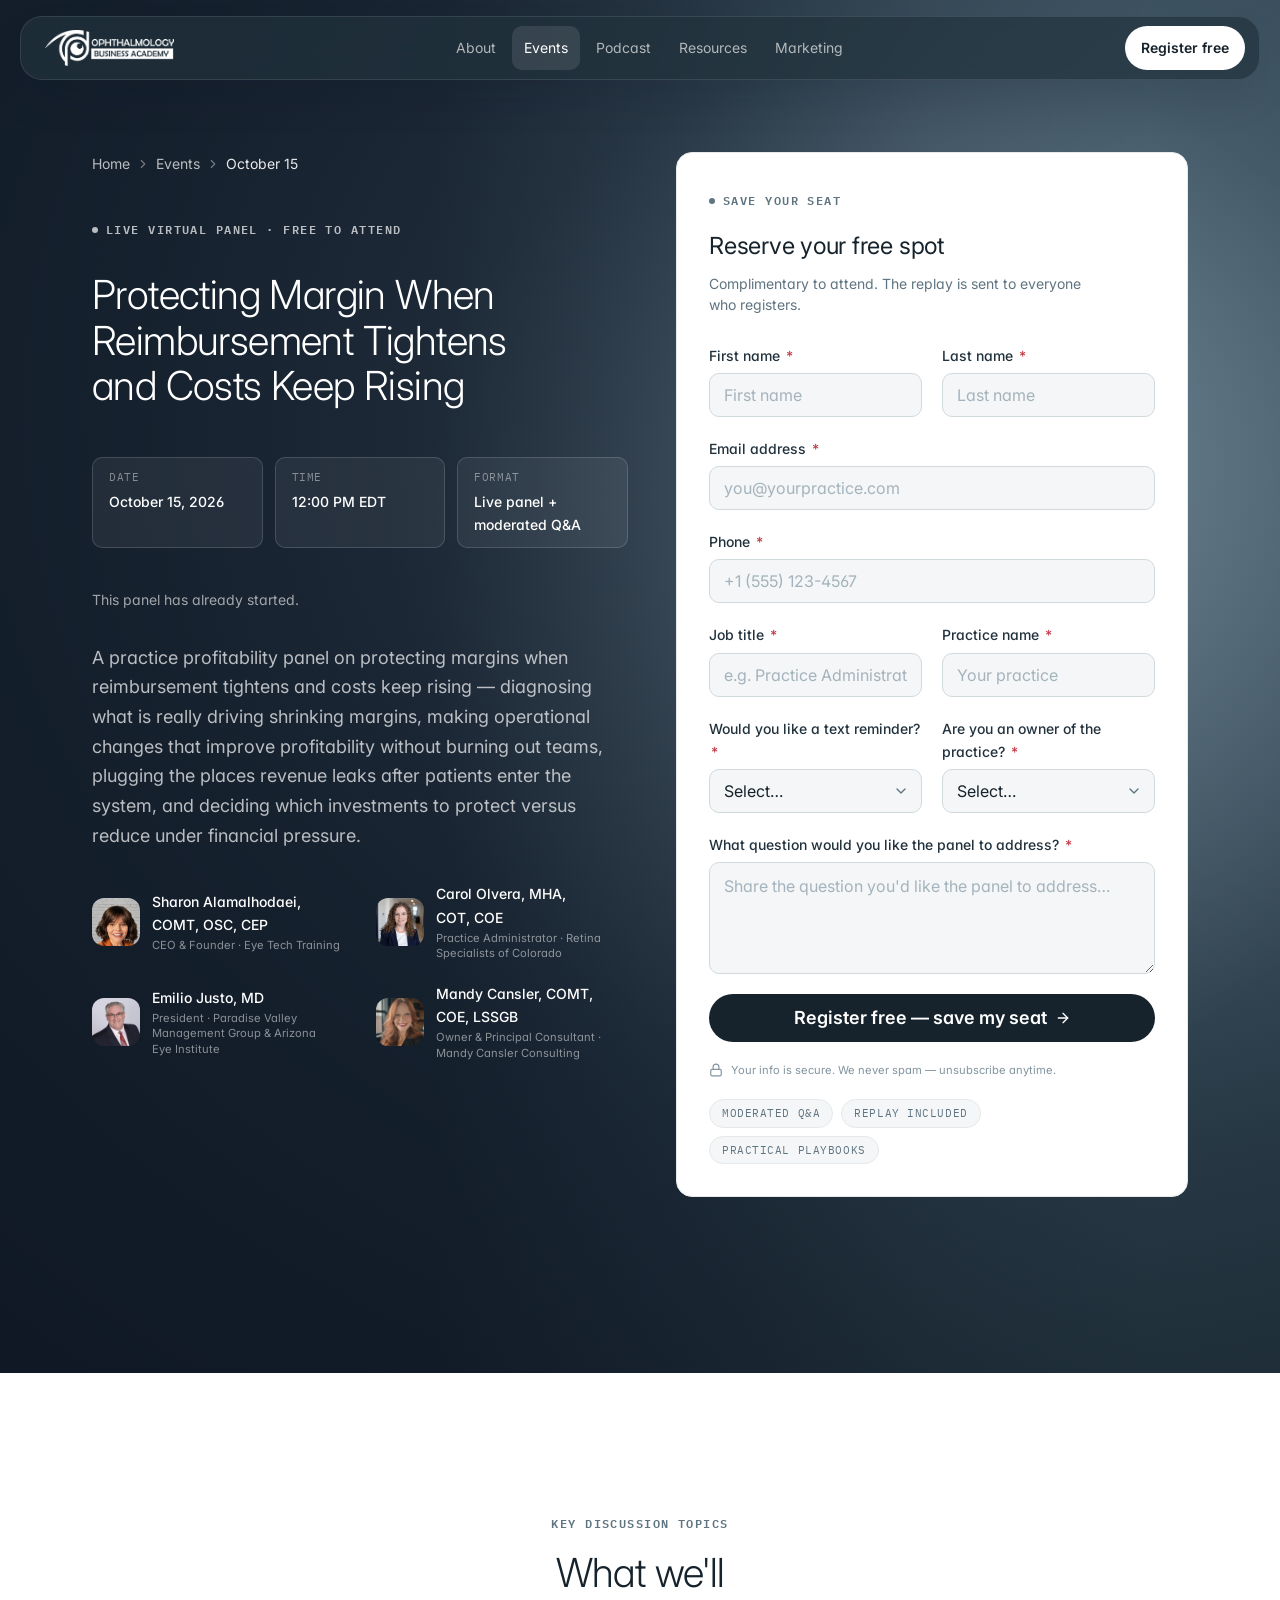
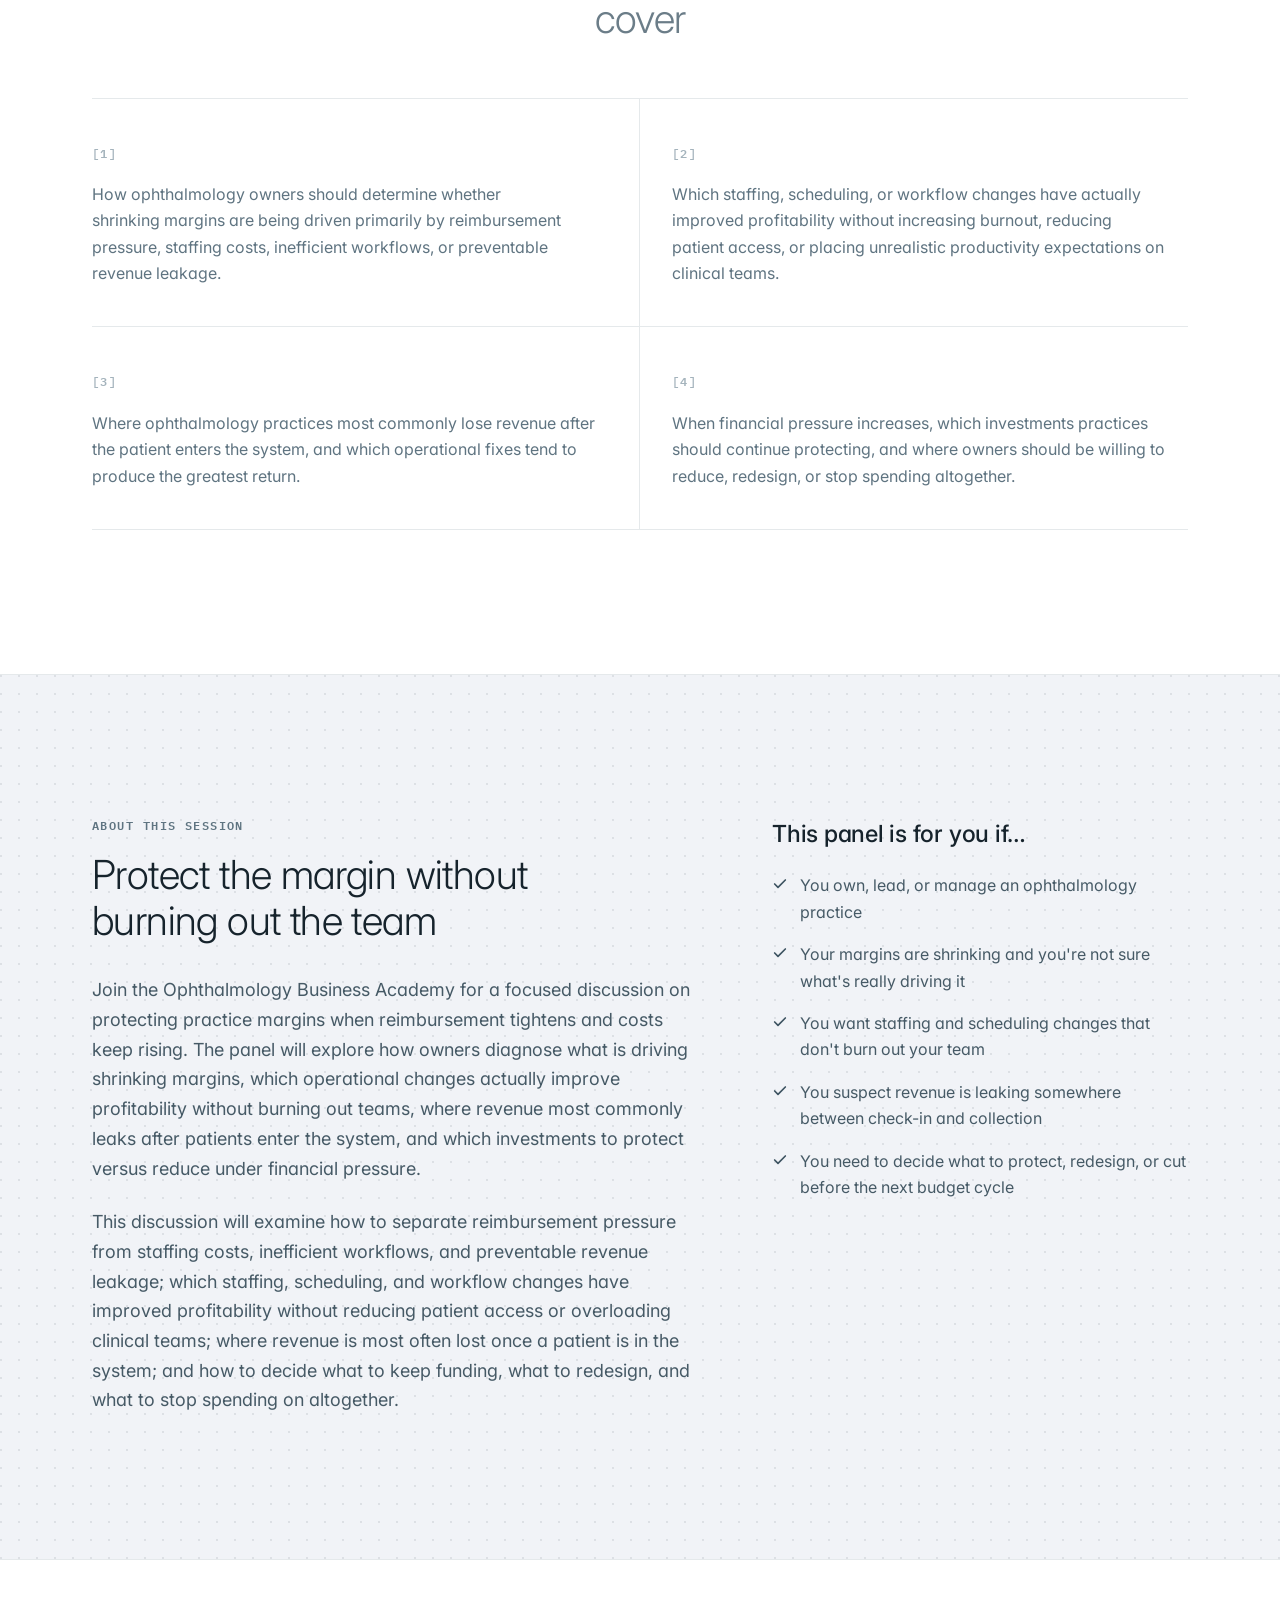
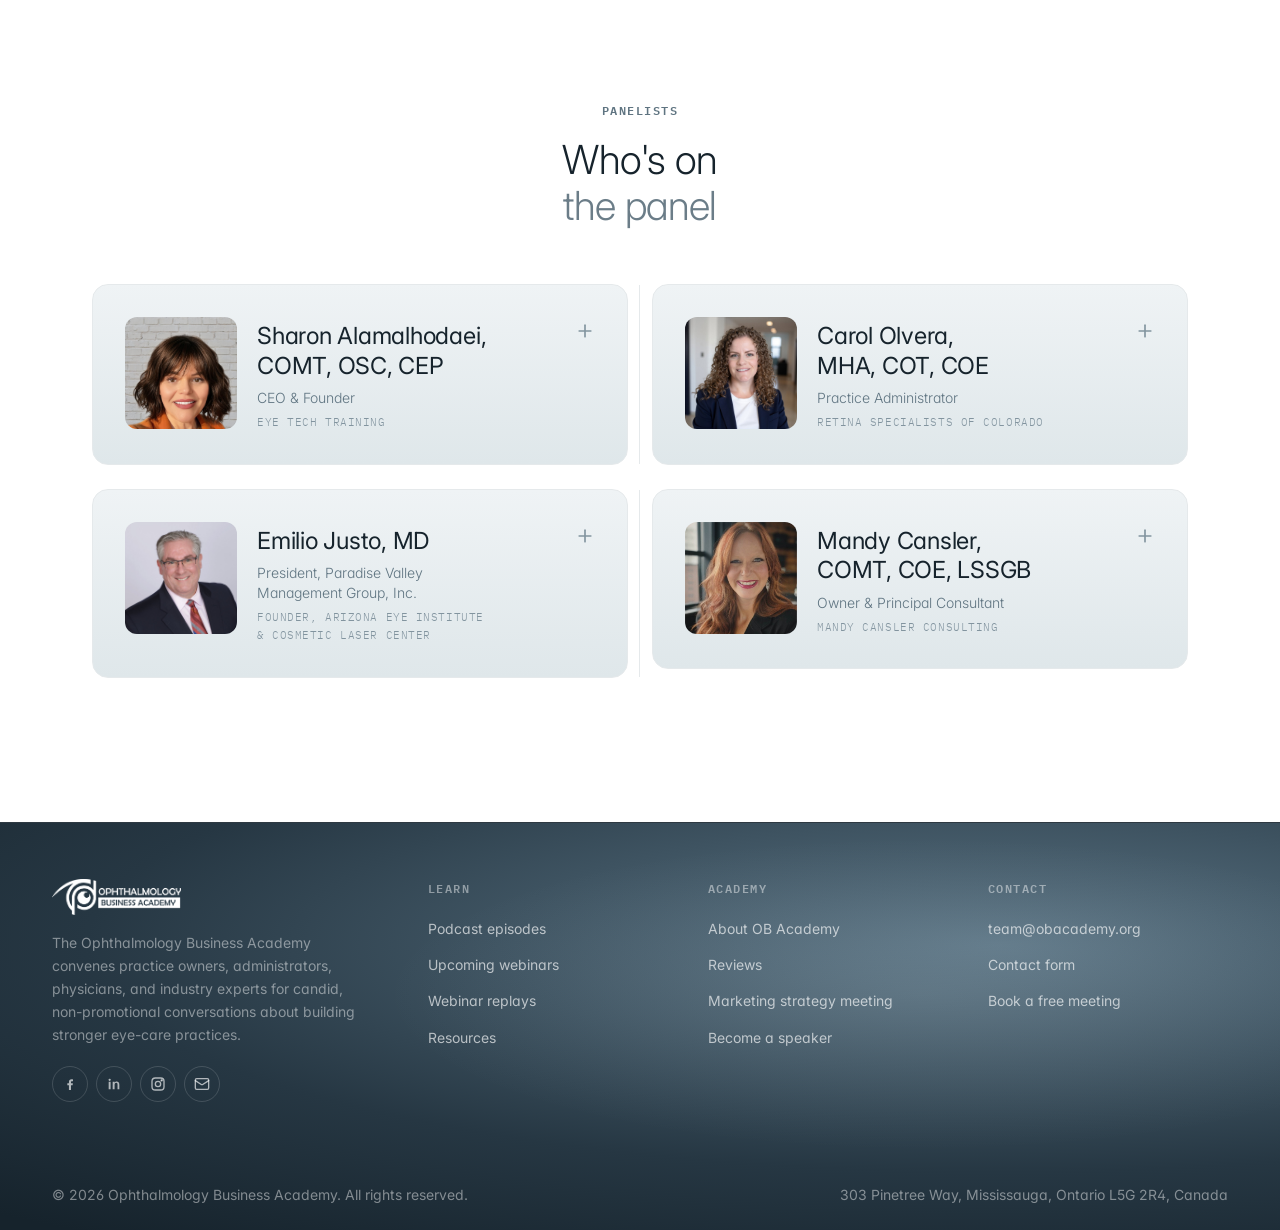
<file: Oct-15/index.html>
<!DOCTYPE html>
<html lang="en">
<head>
<meta charset="UTF-8" />
<meta name="viewport" content="width=device-width, initial-scale=1.0" />
<title>Protecting Margin When Reimbursement Tightens and Costs Keep Rising · OB Academy</title>
<meta name="description" content="Free live expert panel, October 15, 2026: how ophthalmology practice owners protect margin when reimbursement tightens and costs keep rising — diagnosing what is really driving shrinking margins, staffing and workflow changes that improve profitability without burnout, where revenue leaks after the patient enters the system, and which investments to protect versus cut." />
<link rel="canonical" href="https://reg.obacademy.org/Oct-15/" />
<link rel="icon" type="image/png" href="../assets/favicon.png" />
<meta name="theme-color" content="#0d151b" />
<meta property="og:type" content="article" />
<meta property="og:site_name" content="Ophthalmology Business Academy" />
<meta property="og:title" content="Protecting Margin When Reimbursement Tightens and Costs Keep Rising" />
<meta property="og:description" content="Live virtual panel · October 15, 2026 · 12:00 PM EDT. Free to attend, replay sent to every registrant." />
<meta property="og:url" content="https://reg.obacademy.org/Oct-15/" />
<meta property="og:image" content="https://reg.obacademy.org/assets/og/oct-15.jpg" />
<meta property="og:image:secure_url" content="https://reg.obacademy.org/assets/og/oct-15.jpg" />
<meta property="og:image:type" content="image/jpeg" />
<meta property="og:image:width" content="1200" />
<meta property="og:image:height" content="675" />
<meta property="og:image:alt" content="Protecting Margin When Reimbursement Tightens and Costs Keep Rising — OBA live panel, October 15, 2026, with Sharon Alamalhodaei, Carol Olvera, Emilio Justo and Mandy Cansler" />
<meta property="article:published_time" content="2026-10-15T16:00:00Z" />
<meta name="twitter:card" content="summary_large_image" />
<meta name="twitter:image" content="https://reg.obacademy.org/assets/og/oct-15.jpg" />
<link rel="preconnect" href="https://fonts.googleapis.com" />
<link rel="preconnect" href="https://fonts.gstatic.com" crossorigin />
<link href="https://fonts.googleapis.com/css2?family=Inter:wght@300;400;500;600&family=IBM+Plex+Mono:wght@500;600&display=swap" rel="stylesheet" />
<link rel="stylesheet" href="../oba.css" />

<!-- Google tag (gtag.js) -->
<script async src="https://www.googletagmanager.com/gtag/js?id=G-MBLM7XRG2Y"></script>
<script>
  window.dataLayer = window.dataLayer || [];
  function gtag(){dataLayer.push(arguments);}
  gtag('js', new Date());
  gtag('config', 'G-MBLM7XRG2Y');
</script>
<script type="application/ld+json">
{"@context":"https://schema.org","@type":"Event","name":"Protecting Margin When Reimbursement Tightens and Costs Keep Rising","startDate":"2026-10-15T16:00:00Z","endDate":"2026-10-15T17:00:00Z","eventAttendanceMode":"https://schema.org/OnlineEventAttendanceMode","eventStatus":"https://schema.org/EventScheduled","location":{"@type":"VirtualLocation","url":"https://reg.obacademy.org/Oct-15/"},"organizer":{"@type":"Organization","name":"Ophthalmology Business Academy","url":"https://www.obacademy.org"},"offers":{"@type":"Offer","price":"0","priceCurrency":"USD","availability":"https://schema.org/InStock","url":"https://reg.obacademy.org/Oct-15/"},"performer":[{"@type":"Person","name":"Sharon Alamalhodaei, COMT, OSC, CEP"},{"@type":"Person","name":"Carol Olvera, MHA, COT, COE"},{"@type":"Person","name":"Emilio Justo, MD"},{"@type":"Person","name":"Mandy Cansler, COMT, COE, LSSGB"}],"image":"https://reg.obacademy.org/assets/og/oct-15.jpg","description":"A live virtual panel on how ophthalmology practice owners protect margin when reimbursement tightens and costs keep rising."}
</script>
</head>
<body>

<!-- ======== HEADER (links resolve on www.obacademy.org) ======== -->
<header class="site-header">
  <a href="#main" class="skip-link">Skip to content</a>
  <div class="nav-bar">
    <a href="https://www.obacademy.org/" class="nav-logo" aria-label="Ophthalmology Business Academy, home">
      <img src="../assets/oba-logo-white.webp" alt="" width="2278" height="634" />
    </a>
    <nav class="nav-links" aria-label="Primary">
      <a href="https://www.obacademy.org/about/">About</a>
      <a href="https://www.obacademy.org/webinars/" aria-current="page">Events</a>
      <a href="https://www.obacademy.org/podcast/">Podcast</a>
      <a href="https://www.obacademy.org/resources/">Resources</a>
      <a href="https://www.obacademy.org/marketing/">Marketing</a>
    </nav>
    <div class="nav-cta">
      <a href="#register" class="btn btn--on-dark btn--sm" style="height:2.75rem">Register free</a>
    </div>
    <button class="nav-menu-btn" type="button" data-nav-open aria-label="Open menu" aria-expanded="false" aria-controls="mobile-nav">
      <span aria-hidden="true"><i></i><i></i><i></i></span>
    </button>
  </div>
</header>

<div id="mobile-nav" class="mobile-nav" aria-hidden="true">
  <div class="mobile-nav__overlay" data-nav-close></div>
  <div class="mobile-nav__panel" role="dialog" aria-modal="true" aria-label="Site navigation">
    <div class="mobile-nav__head">
      <a href="https://www.obacademy.org/" aria-label="Ophthalmology Business Academy, home"><img src="../assets/oba-logo.webp" alt="" /></a>
      <button class="mobile-nav__close" type="button" data-nav-close aria-label="Close menu">
        <svg width="24" height="24" viewBox="0 0 24 24" fill="none" stroke="currentColor" stroke-width="2" stroke-linecap="round" stroke-linejoin="round" aria-hidden="true"><path d="M18 6 6 18"/><path d="m6 6 12 12"/></svg>
      </button>
    </div>
    <nav class="mobile-nav__links" aria-label="Mobile">
      <a href="../">All panels</a>
      <a href="https://www.obacademy.org/about/">About</a>
      <a href="https://www.obacademy.org/webinars/">Events</a>
      <a href="https://www.obacademy.org/podcast/">Podcast</a>
      <a href="https://www.obacademy.org/resources/">Resources</a>
      <a href="https://www.obacademy.org/marketing/">Marketing</a>
    </nav>
    <div class="mobile-nav__foot">
      <a href="#register" class="btn btn--primary btn--block" data-nav-close>Register free</a>
      <a href="https://www.obacademy.org/contact/" class="btn btn--outline btn--block">Contact</a>
    </div>
  </div>
</div>

<main id="main">

<!-- ======== HERO ======== -->
<section class="hero">
  <div class="hero__bg" aria-hidden="true"></div>
  <div class="hero__glow" aria-hidden="true"></div>
  <div class="hero__scrim" aria-hidden="true"></div>
  <div class="container">
    <div class="hero__grid hero__grid--aside is-wide is-start">
      <div class="hero__copy">
        <nav aria-label="Breadcrumb">
          <ol class="breadcrumbs">
            <li><a href="https://www.obacademy.org/">Home</a><svg viewBox="0 0 24 24" fill="none" stroke="currentColor" stroke-width="2" stroke-linecap="round" stroke-linejoin="round" aria-hidden="true"><path d="m9 18 6-6-6-6"/></svg></li>
            <li><a href="../">Events</a><svg viewBox="0 0 24 24" fill="none" stroke="currentColor" stroke-width="2" stroke-linecap="round" stroke-linejoin="round" aria-hidden="true"><path d="m9 18 6-6-6-6"/></svg></li>
            <li><span aria-current="page">October 15</span></li>
          </ol>
        </nav>
        <span class="eyebrow eyebrow--on-dark hero__eyebrow"><span class="dot"></span>Live virtual panel &middot; Free to attend</span>
        <h1 class="hero__title hero__title--h2">Protecting Margin When Reimbursement Tightens and Costs Keep Rising</h1>

        <div class="hero__meta">
          <dl class="facts" style="--fact-cols:3">
            <div><dt>Date</dt><dd><time datetime="2026-10-15">October 15, 2026</time></dd></div>
            <div><dt>Time</dt><dd>12:00 PM EDT</dd></div>
            <div><dt>Format</dt><dd>Live panel + moderated Q&amp;A</dd></div>
          </dl>
          <div data-countdown data-target="2026-10-15T16:00:00Z">
            <ul class="countdown" aria-hidden="true">
              <li><span class="num" data-d>&mdash;</span><span class="lbl">Days</span></li>
              <li><span class="num" data-h>&mdash;</span><span class="lbl">Hours</span></li>
              <li><span class="num" data-m>&mdash;</span><span class="lbl">Mins</span></li>
              <li><span class="num" data-s>&mdash;</span><span class="lbl">Secs</span></li>
            </ul>
            <p class="sr-only">Starts October 15, 2026 at 12:00 PM EDT.</p>
          </div>
        </div>

        <p class="hero__lede">A practice profitability panel on protecting margins when reimbursement tightens and costs keep rising &mdash; diagnosing what is really driving shrinking margins, making operational changes that improve profitability without burning out teams, plugging the places revenue leaks after patients enter the system, and deciding which investments to protect versus reduce under financial pressure.</p>

        <div class="hero__proof">
          <ul class="hero-people">
            <li>
              <img src="Sharon%20Alamalhodaei_OBA_15.10.2026.jpeg" alt="" width="128" height="128" onerror="this.outerHTML='<span class=&quot;monogram&quot;>SA</span>'" />
              <div>
                <p class="name">Sharon Alamalhodaei, COMT, OSC, CEP</p>
                <p class="role">CEO &amp; Founder &middot; Eye Tech Training</p>
              </div>
            </li>
            <li>
              <img src="Carol%20Olvera_OBA_15.10.2026.jpg" alt="" width="128" height="128" onerror="this.outerHTML='<span class=&quot;monogram&quot;>CO</span>'" />
              <div>
                <p class="name">Carol Olvera, MHA, COT, COE</p>
                <p class="role">Practice Administrator &middot; Retina Specialists of Colorado</p>
              </div>
            </li>
            <li>
              <img src="Emilio%20Justo_OBA_15.10.2026.jpg" alt="" width="128" height="128" onerror="this.outerHTML='<span class=&quot;monogram&quot;>EJ</span>'" />
              <div>
                <p class="name">Emilio Justo, MD</p>
                <p class="role">President &middot; Paradise Valley Management Group &amp; Arizona Eye Institute</p>
              </div>
            </li>
            <li>
              <img src="Mandy%20Cansler_OBA_15.10.2026.jpeg" alt="" width="128" height="128" onerror="this.outerHTML='<span class=&quot;monogram&quot;>MC</span>'" />
              <div>
                <p class="name">Mandy Cansler, COMT, COE, LSSGB</p>
                <p class="role">Owner &amp; Principal Consultant &middot; Mandy Cansler Consulting</p>
              </div>
            </li>
          </ul>
        </div>
      </div>

      <div class="hero__aside" id="register">
        <div class="reg-card">
          <div class="reg-card__intro">
            <span class="eyebrow"><span class="dot"></span>Save your seat</span>
            <p class="reg-card__title">Reserve your free spot</p>
            <p class="reg-card__note">Complimentary to attend. The replay is sent to everyone who registers.</p>
          </div>

          <form id="reg-form" class="reg-form" novalidate data-event-key="event_2026_10_15">
            <div class="row">
              <div class="field">
                <label for="first_name">First name <span class="req" aria-hidden="true">*</span></label>
                <input id="first_name" name="first_name" type="text" placeholder="First name" autocomplete="given-name" required />
                <p class="err" data-error-for="first_name" role="alert"></p>
              </div>
              <div class="field">
                <label for="last_name">Last name <span class="req" aria-hidden="true">*</span></label>
                <input id="last_name" name="last_name" type="text" placeholder="Last name" autocomplete="family-name" required />
                <p class="err" data-error-for="last_name" role="alert"></p>
              </div>
            </div>
            <div class="field">
              <label for="email">Email address <span class="req" aria-hidden="true">*</span></label>
              <input id="email" name="email" type="email" placeholder="you@yourpractice.com" autocomplete="email" required />
              <p class="err" data-error-for="email" role="alert"></p>
            </div>
            <div class="field">
              <label for="phone">Phone <span class="req" aria-hidden="true">*</span></label>
              <input id="phone" name="phone" type="tel" placeholder="+1 (555) 123-4567" autocomplete="tel" required />
              <p class="err" data-error-for="phone" role="alert"></p>
            </div>
            <div class="row">
              <div class="field">
                <label for="job_title">Job title <span class="req" aria-hidden="true">*</span></label>
                <input id="job_title" name="job_title" type="text" placeholder="e.g. Practice Administrator" autocomplete="organization-title" required />
                <p class="err" data-error-for="job_title" role="alert"></p>
              </div>
              <div class="field">
                <label for="practice_name">Practice name <span class="req" aria-hidden="true">*</span></label>
                <input id="practice_name" name="practice_name" type="text" placeholder="Your practice" autocomplete="organization" required />
                <p class="err" data-error-for="practice_name" role="alert"></p>
              </div>
            </div>
            <div class="row">
              <div class="field">
                <label for="text_reminder">Would you like a text reminder? <span class="req" aria-hidden="true">*</span></label>
                <select id="text_reminder" name="text_reminder" required>
                  <option value="">Select&hellip;</option>
                  <option value="Yes">Yes</option>
                  <option value="No">No</option>
                </select>
                <p class="err" data-error-for="text_reminder" role="alert"></p>
              </div>
              <div class="field">
                <label for="practice_owner">Are you an owner of the practice? <span class="req" aria-hidden="true">*</span></label>
                <select id="practice_owner" name="practice_owner" required>
                  <option value="">Select&hellip;</option>
                  <option value="Yes">Yes</option>
                  <option value="No">No</option>
                </select>
                <p class="err" data-error-for="practice_owner" role="alert"></p>
              </div>
            </div>
            <div class="field">
              <label for="question">What question would you like the panel to address? <span class="req" aria-hidden="true">*</span></label>
              <textarea id="question" name="question" rows="3" placeholder="Share the question you'd like the panel to address&hellip;" required></textarea>
              <p class="err" data-error-for="question" role="alert"></p>
            </div>

            <button type="submit" class="btn btn--primary btn--lg btn--block">Register free &mdash; save my seat <svg viewBox="0 0 24 24" fill="none" stroke="currentColor" stroke-width="2" stroke-linecap="round" stroke-linejoin="round" aria-hidden="true"><path d="M5 12h14"/><path d="m12 5 7 7-7 7"/></svg></button>
            <div class="reg-form__msg" aria-live="polite"></div>
            <p class="reg-form__secure"><svg viewBox="0 0 24 24" fill="none" stroke="currentColor" stroke-width="2" stroke-linecap="round" stroke-linejoin="round" aria-hidden="true"><rect width="18" height="11" x="3" y="11" rx="2" ry="2"/><path d="M7 11V7a5 5 0 0 1 10 0v4"/></svg>Your info is secure. We never spam &mdash; unsubscribe anytime.</p>
            <ul class="reg-form__tags">
              <li>Moderated Q&amp;A</li>
              <li>Replay included</li>
              <li>Practical playbooks</li>
            </ul>
          </form>
        </div>
      </div>
    </div>
  </div>
</section>

<!-- ======== TOPICS ======== -->
<section class="section section--loose">
  <div class="container">
    <div class="section-header section-header--center">
      <span class="eyebrow">Key discussion topics</span>
      <h2>What we'll <span class="dim">cover</span></h2>
    </div>
    <ol class="topics">
      <li><span class="counter" aria-hidden="true">[1]</span><p>How ophthalmology owners should determine whether shrinking margins are being driven primarily by reimbursement pressure, staffing costs, inefficient workflows, or preventable revenue leakage.</p></li>
      <li><span class="counter" aria-hidden="true">[2]</span><p>Which staffing, scheduling, or workflow changes have actually improved profitability without increasing burnout, reducing patient access, or placing unrealistic productivity expectations on clinical teams.</p></li>
      <li><span class="counter" aria-hidden="true">[3]</span><p>Where ophthalmology practices most commonly lose revenue after the patient enters the system, and which operational fixes tend to produce the greatest return.</p></li>
      <li><span class="counter" aria-hidden="true">[4]</span><p>When financial pressure increases, which investments practices should continue protecting, and where owners should be willing to reduce, redesign, or stop spending altogether.</p></li>
    </ol>
  </div>
</section>

<!-- ======== ABOUT ======== -->
<section class="section section--loose section--chip">
  <div class="dot-field-light" aria-hidden="true"></div>
  <div class="container">
    <div class="about-grid">
      <div>
        <div class="section-header">
          <span class="eyebrow">About this session</span>
          <h2>Protect the margin without burning out the team</h2>
        </div>
        <div class="about-copy">
          <p>Join the Ophthalmology Business Academy for a focused discussion on protecting practice margins when reimbursement tightens and costs keep rising. The panel will explore how owners diagnose what is driving shrinking margins, which operational changes actually improve profitability without burning out teams, where revenue most commonly leaks after patients enter the system, and which investments to protect versus reduce under financial pressure.</p>
          <p>This discussion will examine how to separate reimbursement pressure from staffing costs, inefficient workflows, and preventable revenue leakage; which staffing, scheduling, and workflow changes have improved profitability without reducing patient access or overloading clinical teams; where revenue is most often lost once a patient is in the system; and how to decide what to keep funding, what to redesign, and what to stop spending on altogether.</p>
        </div>
      </div>
      <div class="audience">
        <h3>This panel is for you if&hellip;</h3>
        <ul>
          <li><svg viewBox="0 0 24 24" fill="none" stroke="currentColor" stroke-width="2.5" stroke-linecap="round" stroke-linejoin="round" aria-hidden="true"><path d="M20 6 9 17l-5-5"/></svg><span>You own, lead, or manage an ophthalmology practice</span></li>
          <li><svg viewBox="0 0 24 24" fill="none" stroke="currentColor" stroke-width="2.5" stroke-linecap="round" stroke-linejoin="round" aria-hidden="true"><path d="M20 6 9 17l-5-5"/></svg><span>Your margins are shrinking and you're not sure what's really driving it</span></li>
          <li><svg viewBox="0 0 24 24" fill="none" stroke="currentColor" stroke-width="2.5" stroke-linecap="round" stroke-linejoin="round" aria-hidden="true"><path d="M20 6 9 17l-5-5"/></svg><span>You want staffing and scheduling changes that don't burn out your team</span></li>
          <li><svg viewBox="0 0 24 24" fill="none" stroke="currentColor" stroke-width="2.5" stroke-linecap="round" stroke-linejoin="round" aria-hidden="true"><path d="M20 6 9 17l-5-5"/></svg><span>You suspect revenue is leaking somewhere between check-in and collection</span></li>
          <li><svg viewBox="0 0 24 24" fill="none" stroke="currentColor" stroke-width="2.5" stroke-linecap="round" stroke-linejoin="round" aria-hidden="true"><path d="M20 6 9 17l-5-5"/></svg><span>You need to decide what to protect, redesign, or cut before the next budget cycle</span></li>
        </ul>
      </div>
    </div>
  </div>
</section>

<!-- ======== PANELISTS ======== -->
<section class="section section--loose">
  <div class="container">
    <div class="section-header section-header--center">
      <span class="eyebrow">Panelists</span>
      <h2>Who's on <span class="dim">the panel</span></h2>
    </div>
    <ul class="bento" data-bento>
      <li class="tile">
        <h3>
          <button type="button" class="tile__head" aria-expanded="false" aria-controls="bio-alamalhodaei">
            <img src="Sharon%20Alamalhodaei_OBA_15.10.2026.jpeg" alt="" width="256" height="256" onerror="this.outerHTML='<span class=&quot;tile__monogram&quot;>SA</span>'" />
            <span class="tile__id">
              <span class="tile__name">Sharon Alamalhodaei, COMT, OSC, CEP</span>
              <span class="tile__role">CEO &amp; Founder</span>
              <span class="tile__org">Eye Tech Training</span>
            </span>
            <svg class="tile__plus" viewBox="0 0 24 24" fill="none" stroke="currentColor" stroke-width="2" stroke-linecap="round" aria-hidden="true"><path d="M5 12h14"/><path d="M12 5v14"/></svg>
          </button>
        </h3>
        <div class="tile__bio" id="bio-alamalhodaei">
          <div inert>
            <div class="tile__bio-pane">
              <p>Sharon Alamalhodaei, COMT, OSC, CEP, is the CEO of Eye Tech Training, which she established in 2011, and a nationally recognized leader in ophthalmic technician training and education. IJCAHPO certified since 1994, she brings more than thirty years of clinical and administrative ophthalmology experience as a Certified Ophthalmic Medical Technician, Certified Ophthalmic Surgical Assistant, Clinic Manager, and Practice Manager. Through Eye Tech Training she works with practices on in-office training, live and remote courses, and IJCAHPO exam preparation, and she has served as an ASOA LEAD Program faculty member since 2021. Sharon is the author of three books &mdash; <em>How To Be The Tech Your Doctor Can't Live Without</em>, <em>10 Steps to a Phenomenal Patient Experience</em>, and <em>A Practical Guide to Extraocular Motility Assessment for the Ophthalmic Medical Assistant</em>.</p>
            </div>
          </div>
        </div>
      </li>
      <li class="tile">
        <h3>
          <button type="button" class="tile__head" aria-expanded="false" aria-controls="bio-olvera">
            <img src="Carol%20Olvera_OBA_15.10.2026.jpg" alt="" width="256" height="256" onerror="this.outerHTML='<span class=&quot;tile__monogram&quot;>CO</span>'" />
            <span class="tile__id">
              <span class="tile__name">Carol Olvera, MHA, COT, COE</span>
              <span class="tile__role">Practice Administrator</span>
              <span class="tile__org">Retina Specialists of Colorado</span>
            </span>
            <svg class="tile__plus" viewBox="0 0 24 24" fill="none" stroke="currentColor" stroke-width="2" stroke-linecap="round" aria-hidden="true"><path d="M5 12h14"/><path d="M12 5v14"/></svg>
          </button>
        </h3>
        <div class="tile__bio" id="bio-olvera">
          <div inert>
            <div class="tile__bio-pane">
              <p>Carol Olvera, MHA, COT, COE, is Practice Administrator for Retina Specialists of Colorado, a seven-location, physician-owned retina practice, where she leads operations, revenue cycle, and clinical research. She has spent more than fifteen years in retina practices, rising from technician to executive leadership. Along the way, she has guided practices through expansions, acquisitions, and system transitions while giving physician partners the financial and productivity data they need to protect margin.</p>
            </div>
          </div>
        </div>
      </li>
      <li class="tile">
        <h3>
          <button type="button" class="tile__head" aria-expanded="false" aria-controls="bio-justo">
            <img src="Emilio%20Justo_OBA_15.10.2026.jpg" alt="" width="256" height="256" onerror="this.outerHTML='<span class=&quot;tile__monogram&quot;>EJ</span>'" />
            <span class="tile__id">
              <span class="tile__name">Emilio Justo, MD</span>
              <span class="tile__role">President, Paradise Valley Management Group, Inc.</span>
              <span class="tile__org">Founder, Arizona Eye Institute &amp; Cosmetic Laser Center</span>
            </span>
            <svg class="tile__plus" viewBox="0 0 24 24" fill="none" stroke="currentColor" stroke-width="2" stroke-linecap="round" aria-hidden="true"><path d="M5 12h14"/><path d="M12 5v14"/></svg>
          </button>
        </h3>
        <div class="tile__bio" id="bio-justo">
          <div inert>
            <div class="tile__bio-pane">
              <p>Dr. Emilio Justo is a Cuban-born comprehensive ophthalmologist with over 37 years of clinical experience and over 50,000 surgical procedures performed. Dr. Justo is a renowned CO<sub>2</sub> laser blepharoplasty expert and instructor, author, clinical assistant professor, medical expert witness, and 3x international TEDx speaker. He resides in Phoenix, Arizona with his wife and 3 children.</p>
            </div>
          </div>
        </div>
      </li>
      <li class="tile">
        <h3>
          <button type="button" class="tile__head" aria-expanded="false" aria-controls="bio-cansler">
            <img src="Mandy%20Cansler_OBA_15.10.2026.jpeg" alt="" width="256" height="256" onerror="this.outerHTML='<span class=&quot;tile__monogram&quot;>MC</span>'" />
            <span class="tile__id">
              <span class="tile__name">Mandy Cansler, COMT, COE, LSSGB</span>
              <span class="tile__role">Owner &amp; Principal Consultant</span>
              <span class="tile__org">Mandy Cansler Consulting</span>
            </span>
            <svg class="tile__plus" viewBox="0 0 24 24" fill="none" stroke="currentColor" stroke-width="2" stroke-linecap="round" aria-hidden="true"><path d="M5 12h14"/><path d="M12 5v14"/></svg>
          </button>
        </h3>
        <div class="tile__bio" id="bio-cansler">
          <div inert>
            <div class="tile__bio-pane">
              <p>Mandy Cansler, COMT, COE, LSSGB, is the Owner and Principal Consultant of Mandy Cansler Consulting, bringing over 25 years of ophthalmology experience &mdash; from technician to Chief Clinical Officer. She helps eye care practices strengthen operations, develop leaders, and improve workflows through practical solutions grounded in the day-to-day realities of patient care. Her approach connects performance with clear accountability, supported teams, and an excellent patient experience.</p>
            </div>
          </div>
        </div>
      </li>
    </ul>
  </div>
</section>

</main>

<!-- ======== FOOTER ======== -->
<footer class="site-footer">
  <div class="site-footer__bg" aria-hidden="true"></div>
  <div class="site-footer__glow" aria-hidden="true"></div>
  <div class="container container--wide">
    <div class="footer-grid">
      <div class="footer-brand">
        <a href="https://www.obacademy.org/" aria-label="Ophthalmology Business Academy, home"><img src="../assets/oba-logo-white.webp" alt="" /></a>
        <p>The Ophthalmology Business Academy convenes practice owners, administrators, physicians, and industry experts for candid, non-promotional conversations about building stronger eye-care practices.</p>
        <div class="footer-social">
          <a href="https://www.facebook.com/Opthos" aria-label="Facebook" target="_blank" rel="noopener noreferrer"><svg viewBox="0 0 24 24" fill="currentColor" aria-hidden="true"><path d="M13.5 21v-7h2.4l.4-3h-2.8V9.2c0-.9.3-1.5 1.5-1.5H16.5V5.1c-.3 0-1.2-.1-2.3-.1-2.3 0-3.8 1.4-3.8 3.9V11H8v3h2.4v7h3.1z"/></svg></a>
          <a href="https://www.linkedin.com/company/ophthalmology-business-academy" aria-label="LinkedIn" target="_blank" rel="noopener noreferrer"><svg viewBox="0 0 24 24" fill="currentColor" aria-hidden="true"><path d="M6.9 8.5H4V20h2.9V8.5zM5.5 4a1.7 1.7 0 1 0 0 3.4 1.7 1.7 0 0 0 0-3.4zM20 13c0-3.2-1.7-4.7-4-4.7-1.8 0-2.6 1-3.1 1.7V8.5H10V20h2.9v-6.4c0-1.7.3-3.3 2.4-3.3 2 0 2 1.9 2 3.4V20H20v-7z"/></svg></a>
          <a href="https://www.instagram.com/ophthalmology_business_podcast" aria-label="Instagram" target="_blank" rel="noopener noreferrer"><svg viewBox="0 0 24 24" fill="none" stroke="currentColor" stroke-width="2" stroke-linecap="round" stroke-linejoin="round" aria-hidden="true"><rect width="18" height="18" x="3" y="3" rx="5"/><circle cx="12" cy="12" r="4"/><circle cx="17.5" cy="6.5" r=".8" fill="currentColor"/></svg></a>
          <a href="mailto:team@obacademy.org" aria-label="Email"><svg viewBox="0 0 24 24" fill="none" stroke="currentColor" stroke-width="2" stroke-linecap="round" stroke-linejoin="round" aria-hidden="true"><rect width="20" height="16" x="2" y="4" rx="2"/><path d="m22 7-8.97 5.7a1.94 1.94 0 0 1-2.06 0L2 7"/></svg></a>
        </div>
      </div>
      <div class="footer-col">
        <h3>Learn</h3>
        <ul>
          <li><a href="https://www.obacademy.org/podcast/">Podcast episodes</a></li>
          <li><a href="https://www.obacademy.org/webinars/">Upcoming webinars</a></li>
          <li><a href="https://www.obacademy.org/webinars/replays/">Webinar replays</a></li>
          <li><a href="https://www.obacademy.org/resources/">Resources</a></li>
        </ul>
      </div>
      <div class="footer-col">
        <h3>Academy</h3>
        <ul>
          <li><a href="https://www.obacademy.org/about/">About OB Academy</a></li>
          <li><a href="https://www.obacademy.org/reviews/">Reviews</a></li>
          <li><a href="https://www.obacademy.org/marketing/">Marketing strategy meeting</a></li>
          <li><a href="https://www.obacademy.org/guest-speaker/">Become a speaker</a></li>
        </ul>
      </div>
      <div class="footer-col">
        <h3>Contact</h3>
        <ul>
          <li><a href="mailto:team@obacademy.org">team@obacademy.org</a></li>
          <li><a href="https://www.obacademy.org/contact/">Contact form</a></li>
          <li><a href="https://www.obacademy.org/marketing/">Book a free meeting</a></li>
        </ul>
      </div>
    </div>
  </div>
  <div class="footer-legal">
    <div class="container container--wide">
      <p>&copy; 2026 Ophthalmology Business Academy. All rights reserved.</p>
      <p>303 Pinetree Way, Mississauga, Ontario L5G 2R4, Canada</p>
    </div>
  </div>
</footer>

<script src="../oba.js"></script>
</body>
</html>
</file>
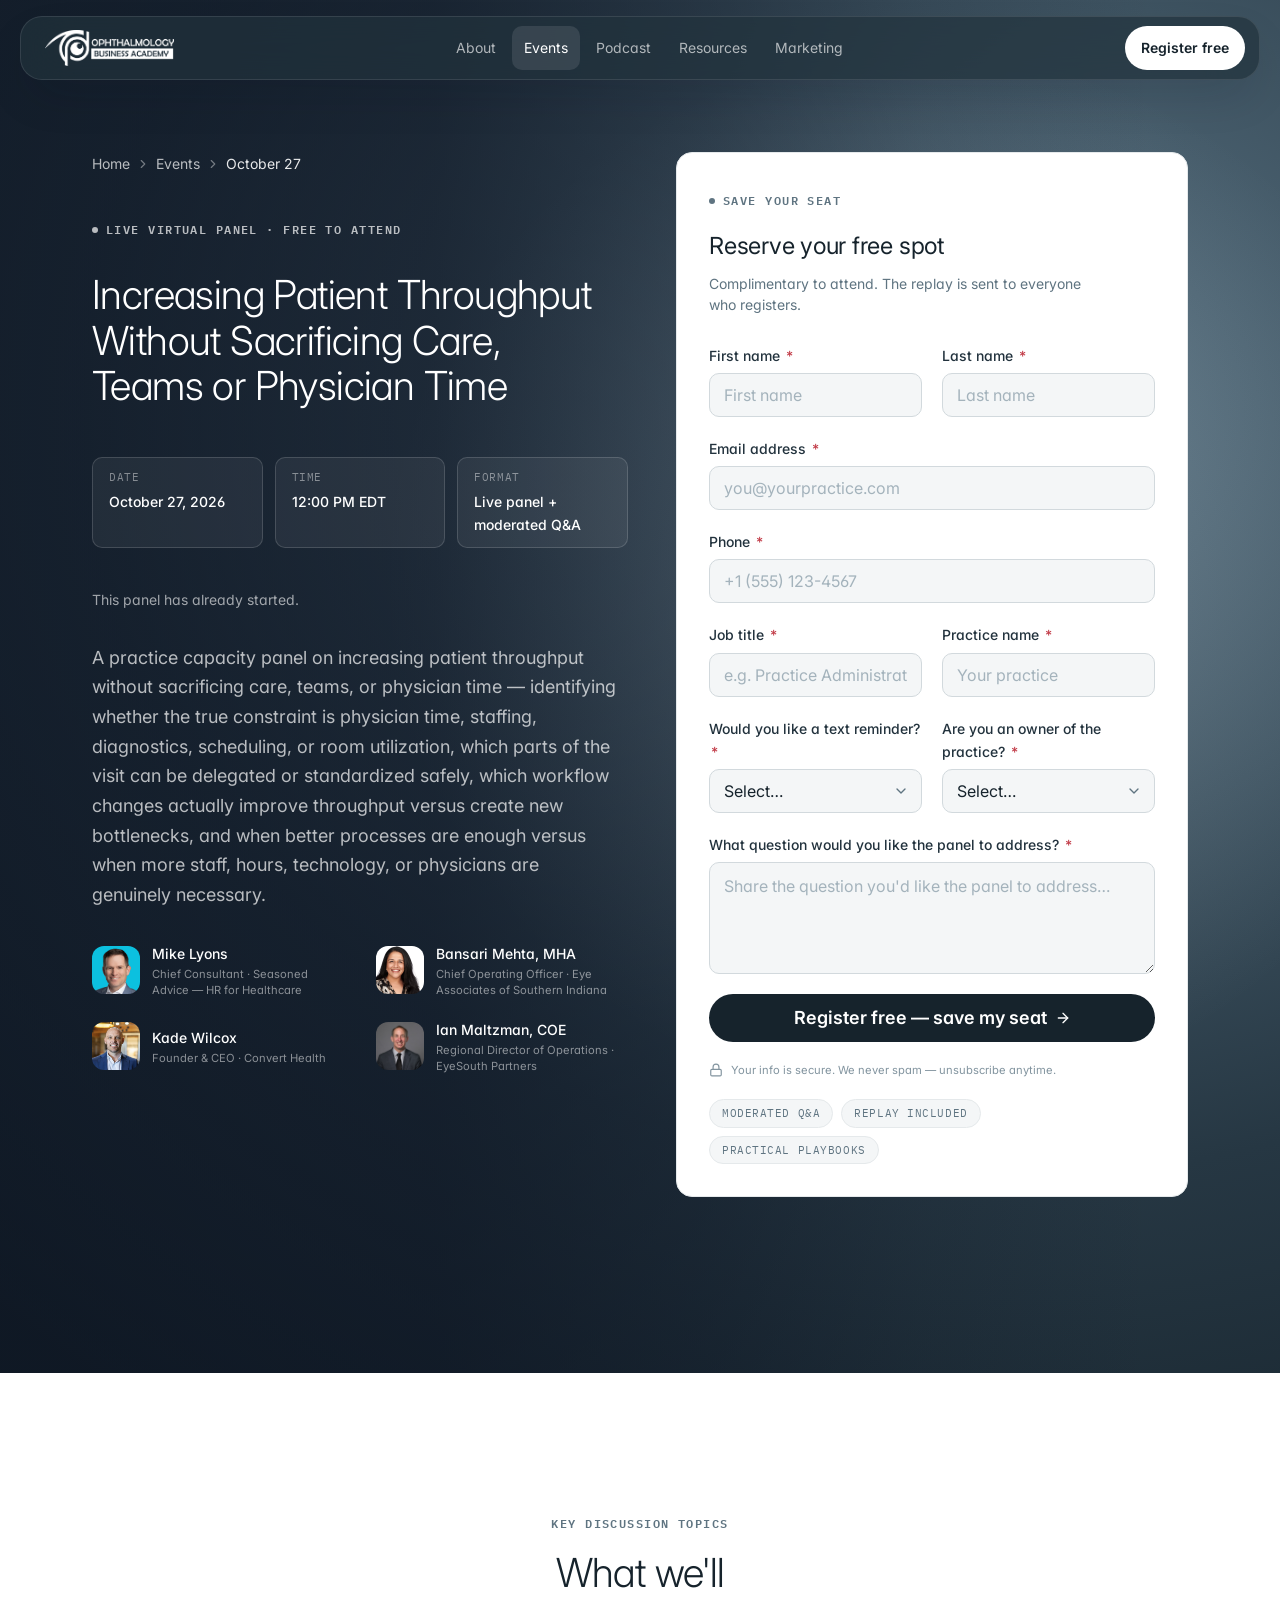
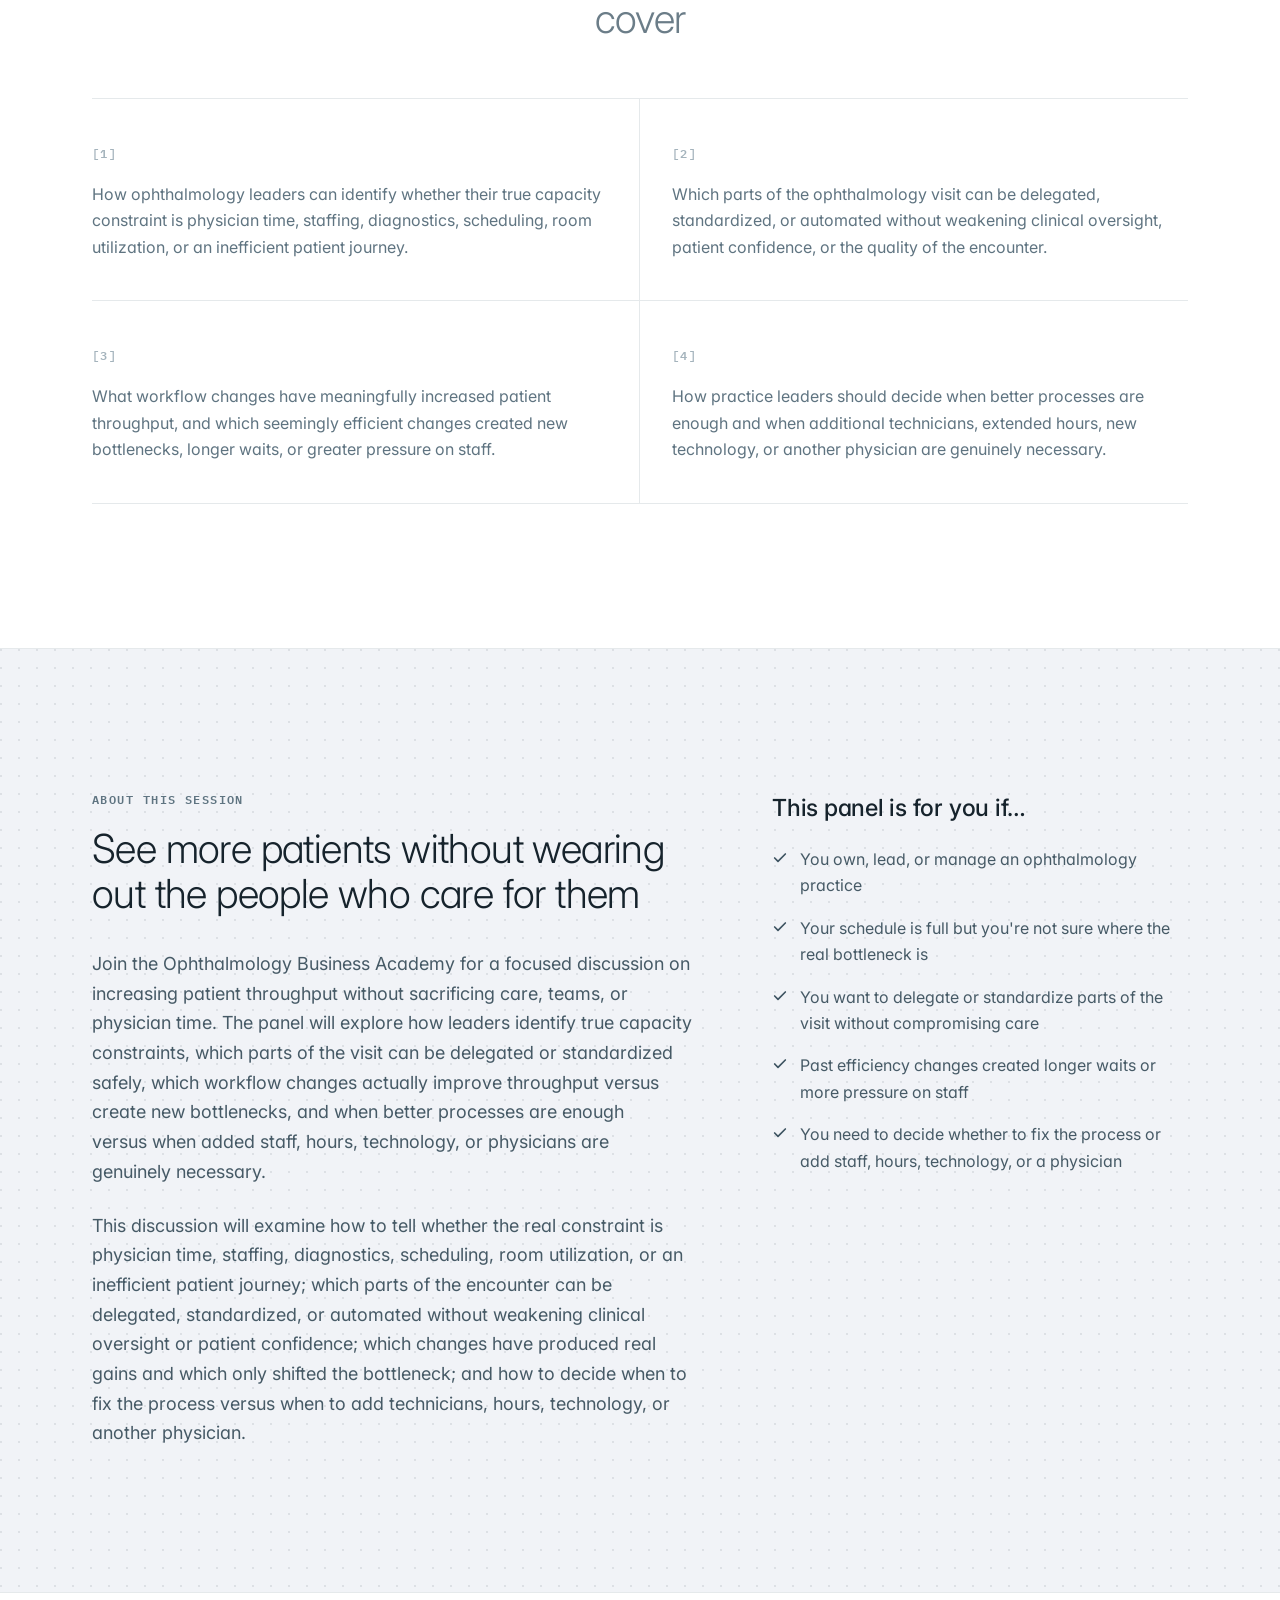
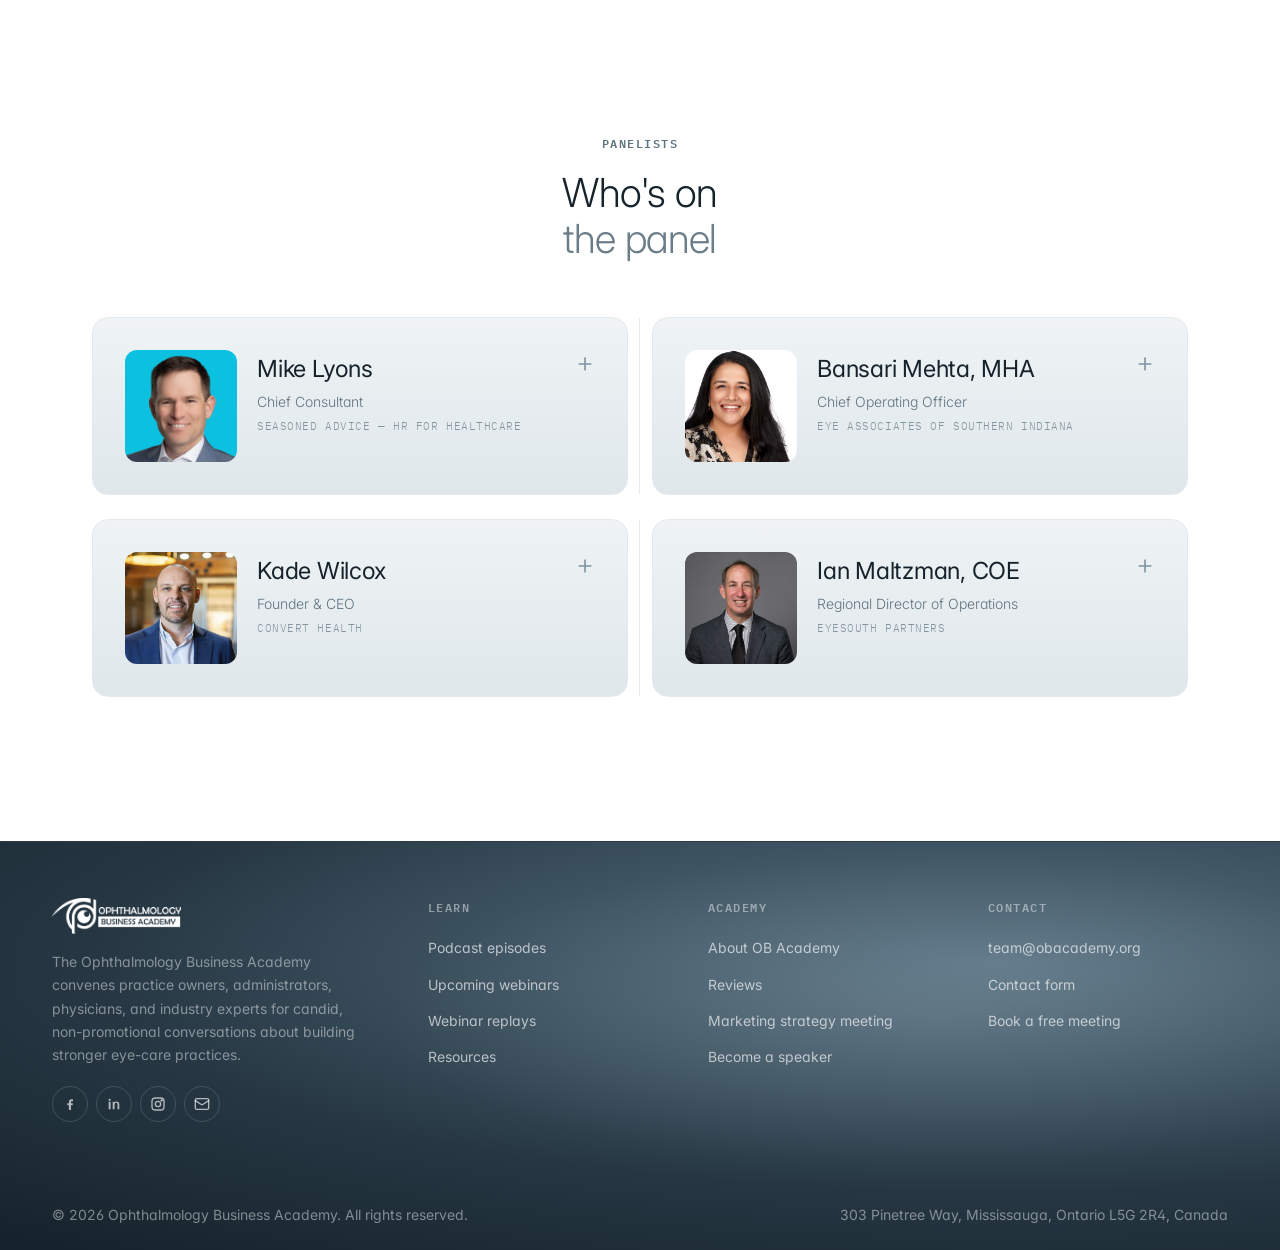
<file: Oct-27/index.html>
<!DOCTYPE html>
<html lang="en">
<head>
<meta charset="UTF-8" />
<meta name="viewport" content="width=device-width, initial-scale=1.0" />
<title>Increasing Patient Throughput Without Sacrificing Care, Teams or Physician Time · OB Academy</title>
<meta name="description" content="Free live expert panel, October 27, 2026: how ophthalmology leaders increase patient throughput without sacrificing care, teams, or physician time — identifying the true capacity constraint, which parts of the visit can be delegated or standardized safely, which workflow changes actually improve throughput versus create new bottlenecks, and when better processes are enough versus when added staff, hours, technology, or physicians are genuinely necessary." />
<link rel="canonical" href="https://reg.obacademy.org/Oct-27/" />
<link rel="icon" type="image/png" href="../assets/favicon.png" />
<meta name="theme-color" content="#0d151b" />
<meta property="og:type" content="article" />
<meta property="og:site_name" content="Ophthalmology Business Academy" />
<meta property="og:title" content="Increasing Patient Throughput Without Sacrificing Care, Teams or Physician Time" />
<meta property="og:description" content="Live virtual panel · October 27, 2026 · 12:00 PM EDT. Free to attend, replay sent to every registrant." />
<meta property="og:url" content="https://reg.obacademy.org/Oct-27/" />
<meta property="og:image" content="https://reg.obacademy.org/assets/og/oct-27.jpg" />
<meta property="og:image:secure_url" content="https://reg.obacademy.org/assets/og/oct-27.jpg" />
<meta property="og:image:type" content="image/jpeg" />
<meta property="og:image:width" content="1200" />
<meta property="og:image:height" content="675" />
<meta property="og:image:alt" content="Increasing Patient Throughput Without Sacrificing Care, Teams or Physician Time — OBA live panel, October 27, 2026, with Mike Lyons, Bansari Mehta, Kade Wilcox and Ian Maltzman" />
<meta property="article:published_time" content="2026-10-27T16:00:00Z" />
<meta name="twitter:card" content="summary_large_image" />
<meta name="twitter:image" content="https://reg.obacademy.org/assets/og/oct-27.jpg" />
<link rel="preconnect" href="https://fonts.googleapis.com" />
<link rel="preconnect" href="https://fonts.gstatic.com" crossorigin />
<link href="https://fonts.googleapis.com/css2?family=Inter:wght@300;400;500;600&family=IBM+Plex+Mono:wght@500;600&display=swap" rel="stylesheet" />
<link rel="stylesheet" href="../oba.css" />

<!-- Google tag (gtag.js) -->
<script async src="https://www.googletagmanager.com/gtag/js?id=G-MBLM7XRG2Y"></script>
<script>
  window.dataLayer = window.dataLayer || [];
  function gtag(){dataLayer.push(arguments);}
  gtag('js', new Date());
  gtag('config', 'G-MBLM7XRG2Y');
</script>
<script type="application/ld+json">
{"@context":"https://schema.org","@type":"Event","name":"Increasing Patient Throughput Without Sacrificing Care, Teams or Physician Time","startDate":"2026-10-27T16:00:00Z","endDate":"2026-10-27T17:00:00Z","eventAttendanceMode":"https://schema.org/OnlineEventAttendanceMode","eventStatus":"https://schema.org/EventScheduled","location":{"@type":"VirtualLocation","url":"https://reg.obacademy.org/Oct-27/"},"organizer":{"@type":"Organization","name":"Ophthalmology Business Academy","url":"https://www.obacademy.org"},"offers":{"@type":"Offer","price":"0","priceCurrency":"USD","availability":"https://schema.org/InStock","url":"https://reg.obacademy.org/Oct-27/"},"performer":[{"@type":"Person","name":"Mike Lyons"},{"@type":"Person","name":"Bansari Mehta, MHA"},{"@type":"Person","name":"Kade Wilcox"},{"@type":"Person","name":"Ian Maltzman, COE"}],"image":"https://reg.obacademy.org/assets/og/oct-27.jpg","description":"A live virtual panel on how ophthalmology leaders increase patient throughput without sacrificing care, teams, or physician time."}
</script>
</head>
<body>

<!-- ======== HEADER (links resolve on www.obacademy.org) ======== -->
<header class="site-header">
  <a href="#main" class="skip-link">Skip to content</a>
  <div class="nav-bar">
    <a href="https://www.obacademy.org/" class="nav-logo" aria-label="Ophthalmology Business Academy, home">
      <img src="../assets/oba-logo-white.webp" alt="" width="2278" height="634" />
    </a>
    <nav class="nav-links" aria-label="Primary">
      <a href="https://www.obacademy.org/about/">About</a>
      <a href="https://www.obacademy.org/webinars/" aria-current="page">Events</a>
      <a href="https://www.obacademy.org/podcast/">Podcast</a>
      <a href="https://www.obacademy.org/resources/">Resources</a>
      <a href="https://www.obacademy.org/marketing/">Marketing</a>
    </nav>
    <div class="nav-cta">
      <a href="#register" class="btn btn--on-dark btn--sm" style="height:2.75rem">Register free</a>
    </div>
    <button class="nav-menu-btn" type="button" data-nav-open aria-label="Open menu" aria-expanded="false" aria-controls="mobile-nav">
      <span aria-hidden="true"><i></i><i></i><i></i></span>
    </button>
  </div>
</header>

<div id="mobile-nav" class="mobile-nav" aria-hidden="true">
  <div class="mobile-nav__overlay" data-nav-close></div>
  <div class="mobile-nav__panel" role="dialog" aria-modal="true" aria-label="Site navigation">
    <div class="mobile-nav__head">
      <a href="https://www.obacademy.org/" aria-label="Ophthalmology Business Academy, home"><img src="../assets/oba-logo.webp" alt="" /></a>
      <button class="mobile-nav__close" type="button" data-nav-close aria-label="Close menu">
        <svg width="24" height="24" viewBox="0 0 24 24" fill="none" stroke="currentColor" stroke-width="2" stroke-linecap="round" stroke-linejoin="round" aria-hidden="true"><path d="M18 6 6 18"/><path d="m6 6 12 12"/></svg>
      </button>
    </div>
    <nav class="mobile-nav__links" aria-label="Mobile">
      <a href="../">All panels</a>
      <a href="https://www.obacademy.org/about/">About</a>
      <a href="https://www.obacademy.org/webinars/">Events</a>
      <a href="https://www.obacademy.org/podcast/">Podcast</a>
      <a href="https://www.obacademy.org/resources/">Resources</a>
      <a href="https://www.obacademy.org/marketing/">Marketing</a>
    </nav>
    <div class="mobile-nav__foot">
      <a href="#register" class="btn btn--primary btn--block" data-nav-close>Register free</a>
      <a href="https://www.obacademy.org/contact/" class="btn btn--outline btn--block">Contact</a>
    </div>
  </div>
</div>

<main id="main">

<!-- ======== HERO ======== -->
<section class="hero">
  <div class="hero__bg" aria-hidden="true"></div>
  <div class="hero__glow" aria-hidden="true"></div>
  <div class="hero__scrim" aria-hidden="true"></div>
  <div class="container">
    <div class="hero__grid hero__grid--aside is-wide is-start">
      <div class="hero__copy">
        <nav aria-label="Breadcrumb">
          <ol class="breadcrumbs">
            <li><a href="https://www.obacademy.org/">Home</a><svg viewBox="0 0 24 24" fill="none" stroke="currentColor" stroke-width="2" stroke-linecap="round" stroke-linejoin="round" aria-hidden="true"><path d="m9 18 6-6-6-6"/></svg></li>
            <li><a href="../">Events</a><svg viewBox="0 0 24 24" fill="none" stroke="currentColor" stroke-width="2" stroke-linecap="round" stroke-linejoin="round" aria-hidden="true"><path d="m9 18 6-6-6-6"/></svg></li>
            <li><span aria-current="page">October 27</span></li>
          </ol>
        </nav>
        <span class="eyebrow eyebrow--on-dark hero__eyebrow"><span class="dot"></span>Live virtual panel &middot; Free to attend</span>
        <h1 class="hero__title hero__title--h2">Increasing Patient Throughput Without Sacrificing Care, Teams or Physician Time</h1>

        <div class="hero__meta">
          <dl class="facts" style="--fact-cols:3">
            <div><dt>Date</dt><dd><time datetime="2026-10-27">October 27, 2026</time></dd></div>
            <div><dt>Time</dt><dd>12:00 PM EDT</dd></div>
            <div><dt>Format</dt><dd>Live panel + moderated Q&amp;A</dd></div>
          </dl>
          <div data-countdown data-target="2026-10-27T16:00:00Z">
            <ul class="countdown" aria-hidden="true">
              <li><span class="num" data-d>&mdash;</span><span class="lbl">Days</span></li>
              <li><span class="num" data-h>&mdash;</span><span class="lbl">Hours</span></li>
              <li><span class="num" data-m>&mdash;</span><span class="lbl">Mins</span></li>
              <li><span class="num" data-s>&mdash;</span><span class="lbl">Secs</span></li>
            </ul>
            <p class="sr-only">Starts October 27, 2026 at 12:00 PM EDT.</p>
          </div>
        </div>

        <p class="hero__lede">A practice capacity panel on increasing patient throughput without sacrificing care, teams, or physician time &mdash; identifying whether the true constraint is physician time, staffing, diagnostics, scheduling, or room utilization, which parts of the visit can be delegated or standardized safely, which workflow changes actually improve throughput versus create new bottlenecks, and when better processes are enough versus when more staff, hours, technology, or physicians are genuinely necessary.</p>

        <div class="hero__proof">
          <ul class="hero-people">
            <li>
              <img src="Mike%20Lyons_OBA_27.10.2026.png" alt="" width="128" height="128" onerror="this.outerHTML='<span class=&quot;monogram&quot;>ML</span>'" />
              <div>
                <p class="name">Mike Lyons</p>
                <p class="role">Chief Consultant &middot; Seasoned Advice &mdash; HR for Healthcare</p>
              </div>
            </li>
            <li>
              <img src="Bansari%20Mehta_OBA_27.10.2026.png" alt="" width="128" height="128" onerror="this.outerHTML='<span class=&quot;monogram&quot;>BM</span>'" />
              <div>
                <p class="name">Bansari Mehta, MHA</p>
                <p class="role">Chief Operating Officer &middot; Eye Associates of Southern Indiana</p>
              </div>
            </li>
            <li>
              <img src="Kade%20Wilcox_OBA_27.10.2026.jpg" alt="" width="128" height="128" onerror="this.outerHTML='<span class=&quot;monogram&quot;>KW</span>'" />
              <div>
                <p class="name">Kade Wilcox</p>
                <p class="role">Founder &amp; CEO &middot; Convert Health</p>
              </div>
            </li>
            <li>
              <img src="Ian%20Maltzman_OBA_27.10.2026.jpg" alt="" width="128" height="128" onerror="this.outerHTML='<span class=&quot;monogram&quot;>IM</span>'" />
              <div>
                <p class="name">Ian Maltzman, COE</p>
                <p class="role">Regional Director of Operations &middot; EyeSouth Partners</p>
              </div>
            </li>
          </ul>
        </div>
      </div>

      <div class="hero__aside" id="register">
        <div class="reg-card">
          <div class="reg-card__intro">
            <span class="eyebrow"><span class="dot"></span>Save your seat</span>
            <p class="reg-card__title">Reserve your free spot</p>
            <p class="reg-card__note">Complimentary to attend. The replay is sent to everyone who registers.</p>
          </div>

          <form id="reg-form" class="reg-form" novalidate data-event-key="event_2026_10_27">
            <div class="row">
              <div class="field">
                <label for="first_name">First name <span class="req" aria-hidden="true">*</span></label>
                <input id="first_name" name="first_name" type="text" placeholder="First name" autocomplete="given-name" required />
                <p class="err" data-error-for="first_name" role="alert"></p>
              </div>
              <div class="field">
                <label for="last_name">Last name <span class="req" aria-hidden="true">*</span></label>
                <input id="last_name" name="last_name" type="text" placeholder="Last name" autocomplete="family-name" required />
                <p class="err" data-error-for="last_name" role="alert"></p>
              </div>
            </div>
            <div class="field">
              <label for="email">Email address <span class="req" aria-hidden="true">*</span></label>
              <input id="email" name="email" type="email" placeholder="you@yourpractice.com" autocomplete="email" required />
              <p class="err" data-error-for="email" role="alert"></p>
            </div>
            <div class="field">
              <label for="phone">Phone <span class="req" aria-hidden="true">*</span></label>
              <input id="phone" name="phone" type="tel" placeholder="+1 (555) 123-4567" autocomplete="tel" required />
              <p class="err" data-error-for="phone" role="alert"></p>
            </div>
            <div class="row">
              <div class="field">
                <label for="job_title">Job title <span class="req" aria-hidden="true">*</span></label>
                <input id="job_title" name="job_title" type="text" placeholder="e.g. Practice Administrator" autocomplete="organization-title" required />
                <p class="err" data-error-for="job_title" role="alert"></p>
              </div>
              <div class="field">
                <label for="practice_name">Practice name <span class="req" aria-hidden="true">*</span></label>
                <input id="practice_name" name="practice_name" type="text" placeholder="Your practice" autocomplete="organization" required />
                <p class="err" data-error-for="practice_name" role="alert"></p>
              </div>
            </div>
            <div class="row">
              <div class="field">
                <label for="text_reminder">Would you like a text reminder? <span class="req" aria-hidden="true">*</span></label>
                <select id="text_reminder" name="text_reminder" required>
                  <option value="">Select&hellip;</option>
                  <option value="Yes">Yes</option>
                  <option value="No">No</option>
                </select>
                <p class="err" data-error-for="text_reminder" role="alert"></p>
              </div>
              <div class="field">
                <label for="practice_owner">Are you an owner of the practice? <span class="req" aria-hidden="true">*</span></label>
                <select id="practice_owner" name="practice_owner" required>
                  <option value="">Select&hellip;</option>
                  <option value="Yes">Yes</option>
                  <option value="No">No</option>
                </select>
                <p class="err" data-error-for="practice_owner" role="alert"></p>
              </div>
            </div>
            <div class="field">
              <label for="question">What question would you like the panel to address? <span class="req" aria-hidden="true">*</span></label>
              <textarea id="question" name="question" rows="3" placeholder="Share the question you'd like the panel to address&hellip;" required></textarea>
              <p class="err" data-error-for="question" role="alert"></p>
            </div>

            <button type="submit" class="btn btn--primary btn--lg btn--block">Register free &mdash; save my seat <svg viewBox="0 0 24 24" fill="none" stroke="currentColor" stroke-width="2" stroke-linecap="round" stroke-linejoin="round" aria-hidden="true"><path d="M5 12h14"/><path d="m12 5 7 7-7 7"/></svg></button>
            <div class="reg-form__msg" aria-live="polite"></div>
            <p class="reg-form__secure"><svg viewBox="0 0 24 24" fill="none" stroke="currentColor" stroke-width="2" stroke-linecap="round" stroke-linejoin="round" aria-hidden="true"><rect width="18" height="11" x="3" y="11" rx="2" ry="2"/><path d="M7 11V7a5 5 0 0 1 10 0v4"/></svg>Your info is secure. We never spam &mdash; unsubscribe anytime.</p>
            <ul class="reg-form__tags">
              <li>Moderated Q&amp;A</li>
              <li>Replay included</li>
              <li>Practical playbooks</li>
            </ul>
          </form>
        </div>
      </div>
    </div>
  </div>
</section>

<!-- ======== TOPICS ======== -->
<section class="section section--loose">
  <div class="container">
    <div class="section-header section-header--center">
      <span class="eyebrow">Key discussion topics</span>
      <h2>What we'll <span class="dim">cover</span></h2>
    </div>
    <ol class="topics">
      <li><span class="counter" aria-hidden="true">[1]</span><p>How ophthalmology leaders can identify whether their true capacity constraint is physician time, staffing, diagnostics, scheduling, room utilization, or an inefficient patient journey.</p></li>
      <li><span class="counter" aria-hidden="true">[2]</span><p>Which parts of the ophthalmology visit can be delegated, standardized, or automated without weakening clinical oversight, patient confidence, or the quality of the encounter.</p></li>
      <li><span class="counter" aria-hidden="true">[3]</span><p>What workflow changes have meaningfully increased patient throughput, and which seemingly efficient changes created new bottlenecks, longer waits, or greater pressure on staff.</p></li>
      <li><span class="counter" aria-hidden="true">[4]</span><p>How practice leaders should decide when better processes are enough and when additional technicians, extended hours, new technology, or another physician are genuinely necessary.</p></li>
    </ol>
  </div>
</section>

<!-- ======== ABOUT ======== -->
<section class="section section--loose section--chip">
  <div class="dot-field-light" aria-hidden="true"></div>
  <div class="container">
    <div class="about-grid">
      <div>
        <div class="section-header">
          <span class="eyebrow">About this session</span>
          <h2>See more patients without wearing out the people who care for them</h2>
        </div>
        <div class="about-copy">
          <p>Join the Ophthalmology Business Academy for a focused discussion on increasing patient throughput without sacrificing care, teams, or physician time. The panel will explore how leaders identify true capacity constraints, which parts of the visit can be delegated or standardized safely, which workflow changes actually improve throughput versus create new bottlenecks, and when better processes are enough versus when added staff, hours, technology, or physicians are genuinely necessary.</p>
          <p>This discussion will examine how to tell whether the real constraint is physician time, staffing, diagnostics, scheduling, room utilization, or an inefficient patient journey; which parts of the encounter can be delegated, standardized, or automated without weakening clinical oversight or patient confidence; which changes have produced real gains and which only shifted the bottleneck; and how to decide when to fix the process versus when to add technicians, hours, technology, or another physician.</p>
        </div>
      </div>
      <div class="audience">
        <h3>This panel is for you if&hellip;</h3>
        <ul>
          <li><svg viewBox="0 0 24 24" fill="none" stroke="currentColor" stroke-width="2.5" stroke-linecap="round" stroke-linejoin="round" aria-hidden="true"><path d="M20 6 9 17l-5-5"/></svg><span>You own, lead, or manage an ophthalmology practice</span></li>
          <li><svg viewBox="0 0 24 24" fill="none" stroke="currentColor" stroke-width="2.5" stroke-linecap="round" stroke-linejoin="round" aria-hidden="true"><path d="M20 6 9 17l-5-5"/></svg><span>Your schedule is full but you're not sure where the real bottleneck is</span></li>
          <li><svg viewBox="0 0 24 24" fill="none" stroke="currentColor" stroke-width="2.5" stroke-linecap="round" stroke-linejoin="round" aria-hidden="true"><path d="M20 6 9 17l-5-5"/></svg><span>You want to delegate or standardize parts of the visit without compromising care</span></li>
          <li><svg viewBox="0 0 24 24" fill="none" stroke="currentColor" stroke-width="2.5" stroke-linecap="round" stroke-linejoin="round" aria-hidden="true"><path d="M20 6 9 17l-5-5"/></svg><span>Past efficiency changes created longer waits or more pressure on staff</span></li>
          <li><svg viewBox="0 0 24 24" fill="none" stroke="currentColor" stroke-width="2.5" stroke-linecap="round" stroke-linejoin="round" aria-hidden="true"><path d="M20 6 9 17l-5-5"/></svg><span>You need to decide whether to fix the process or add staff, hours, technology, or a physician</span></li>
        </ul>
      </div>
    </div>
  </div>
</section>

<!-- ======== PANELISTS ======== -->
<section class="section section--loose">
  <div class="container">
    <div class="section-header section-header--center">
      <span class="eyebrow">Panelists</span>
      <h2>Who's on <span class="dim">the panel</span></h2>
    </div>
    <ul class="bento" data-bento>
      <li class="tile">
        <h3>
          <button type="button" class="tile__head" aria-expanded="false" aria-controls="bio-lyons">
            <img src="Mike%20Lyons_OBA_27.10.2026.png" alt="" width="256" height="256" onerror="this.outerHTML='<span class=&quot;tile__monogram&quot;>ML</span>'" />
            <span class="tile__id">
              <span class="tile__name">Mike Lyons</span>
              <span class="tile__role">Chief Consultant</span>
              <span class="tile__org">Seasoned Advice &mdash; HR for Healthcare</span>
            </span>
            <svg class="tile__plus" viewBox="0 0 24 24" fill="none" stroke="currentColor" stroke-width="2" stroke-linecap="round" aria-hidden="true"><path d="M5 12h14"/><path d="M12 5v14"/></svg>
          </button>
        </h3>
        <div class="tile__bio" id="bio-lyons">
          <div inert>
            <div class="tile__bio-pane">
              <p>Mike Lyons is the Chief Consultant for Seasoned Advice HR Services, which helps ophthalmology clinics with HR support. He is a veteran of the private ophthalmology practice world and has been a frequent presenter at healthcare conferences on the topics of leadership, culture, and employee engagement. He is a graduate of LSU and the University of Illinois and resides in Austin, TX with his wife and children.</p>
            </div>
          </div>
        </div>
      </li>
      <li class="tile">
        <h3>
          <button type="button" class="tile__head" aria-expanded="false" aria-controls="bio-mehta">
            <img src="Bansari%20Mehta_OBA_27.10.2026.png" alt="" width="256" height="256" onerror="this.outerHTML='<span class=&quot;tile__monogram&quot;>BM</span>'" />
            <span class="tile__id">
              <span class="tile__name">Bansari Mehta, MHA</span>
              <span class="tile__role">Chief Operating Officer</span>
              <span class="tile__org">Eye Associates of Southern Indiana</span>
            </span>
            <svg class="tile__plus" viewBox="0 0 24 24" fill="none" stroke="currentColor" stroke-width="2" stroke-linecap="round" aria-hidden="true"><path d="M5 12h14"/><path d="M12 5v14"/></svg>
          </button>
        </h3>
        <div class="tile__bio" id="bio-mehta">
          <div inert>
            <div class="tile__bio-pane">
              <p>As COO of Eye Associates of Southern Indiana, Ms. Mehta oversees a multi-location organization in KY and IN. A nationally recognized voice in ophthalmic practice management, she serves on a BOD with ASOA and has chaired committees and educational programs for various national ophthalmic organizations.</p>
              <p>She is an educator, speaker, and author whose work focuses on leadership, practice management, physician-administrator relationships, and the evolving role of the ophthalmic administrator. Her professional contributions to ophthalmology have earned her various nationally distinguished honors.</p>
            </div>
          </div>
        </div>
      </li>
      <li class="tile">
        <h3>
          <button type="button" class="tile__head" aria-expanded="false" aria-controls="bio-wilcox">
            <img src="Kade%20Wilcox_OBA_27.10.2026.jpg" alt="" width="256" height="256" onerror="this.outerHTML='<span class=&quot;tile__monogram&quot;>KW</span>'" />
            <span class="tile__id">
              <span class="tile__name">Kade Wilcox</span>
              <span class="tile__role">Founder &amp; CEO</span>
              <span class="tile__org">Convert Health</span>
            </span>
            <svg class="tile__plus" viewBox="0 0 24 24" fill="none" stroke="currentColor" stroke-width="2" stroke-linecap="round" aria-hidden="true"><path d="M5 12h14"/><path d="M12 5v14"/></svg>
          </button>
        </h3>
        <div class="tile__bio" id="bio-wilcox">
          <div inert>
            <div class="tile__bio-pane">
              <p>Kade Wilcox is the Founder and CEO of Convert Health, a company built exclusively for ophthalmology practices that responds to, nurtures, and books new patient inquiries. Kade&rsquo;s conviction is simple: practices don&rsquo;t have a marketing problem, they have an execution problem, and every unanswered inquiry is both a missed patient experience and missed revenue. Convert Health closes that gap with instant response and relentless follow-through.</p>
            </div>
          </div>
        </div>
      </li>
      <li class="tile">
        <h3>
          <button type="button" class="tile__head" aria-expanded="false" aria-controls="bio-maltzman">
            <img src="Ian%20Maltzman_OBA_27.10.2026.jpg" alt="" width="256" height="256" onerror="this.outerHTML='<span class=&quot;tile__monogram&quot;>IM</span>'" />
            <span class="tile__id">
              <span class="tile__name">Ian Maltzman, COE</span>
              <span class="tile__role">Regional Director of Operations</span>
              <span class="tile__org">EyeSouth Partners</span>
            </span>
            <svg class="tile__plus" viewBox="0 0 24 24" fill="none" stroke="currentColor" stroke-width="2" stroke-linecap="round" aria-hidden="true"><path d="M5 12h14"/><path d="M12 5v14"/></svg>
          </button>
        </h3>
        <div class="tile__bio" id="bio-maltzman">
          <div inert>
            <div class="tile__bio-pane">
              <p>Ian Maltzman is an experienced healthcare operations leader with more than 20 years of physician practice management experience. As Regional Director of Operations at EyeSouth Partners, he provides strategic, operational, and financial leadership across a region encompassing more than 50 physicians and 25 clinic locations. A Certified Ophthalmic Executive, Ian is also a national speaker and contributor to <em>Administrative Eyecare</em>, where his article &ldquo;Making the Leap from Manager to Administrator&rdquo; received the 2023 AE Editor&rsquo;s Choice Award.</p>
            </div>
          </div>
        </div>
      </li>
    </ul>
  </div>
</section>

</main>

<!-- ======== FOOTER ======== -->
<footer class="site-footer">
  <div class="site-footer__bg" aria-hidden="true"></div>
  <div class="site-footer__glow" aria-hidden="true"></div>
  <div class="container container--wide">
    <div class="footer-grid">
      <div class="footer-brand">
        <a href="https://www.obacademy.org/" aria-label="Ophthalmology Business Academy, home"><img src="../assets/oba-logo-white.webp" alt="" /></a>
        <p>The Ophthalmology Business Academy convenes practice owners, administrators, physicians, and industry experts for candid, non-promotional conversations about building stronger eye-care practices.</p>
        <div class="footer-social">
          <a href="https://www.facebook.com/Opthos" aria-label="Facebook" target="_blank" rel="noopener noreferrer"><svg viewBox="0 0 24 24" fill="currentColor" aria-hidden="true"><path d="M13.5 21v-7h2.4l.4-3h-2.8V9.2c0-.9.3-1.5 1.5-1.5H16.5V5.1c-.3 0-1.2-.1-2.3-.1-2.3 0-3.8 1.4-3.8 3.9V11H8v3h2.4v7h3.1z"/></svg></a>
          <a href="https://www.linkedin.com/company/ophthalmology-business-academy" aria-label="LinkedIn" target="_blank" rel="noopener noreferrer"><svg viewBox="0 0 24 24" fill="currentColor" aria-hidden="true"><path d="M6.9 8.5H4V20h2.9V8.5zM5.5 4a1.7 1.7 0 1 0 0 3.4 1.7 1.7 0 0 0 0-3.4zM20 13c0-3.2-1.7-4.7-4-4.7-1.8 0-2.6 1-3.1 1.7V8.5H10V20h2.9v-6.4c0-1.7.3-3.3 2.4-3.3 2 0 2 1.9 2 3.4V20H20v-7z"/></svg></a>
          <a href="https://www.instagram.com/ophthalmology_business_podcast" aria-label="Instagram" target="_blank" rel="noopener noreferrer"><svg viewBox="0 0 24 24" fill="none" stroke="currentColor" stroke-width="2" stroke-linecap="round" stroke-linejoin="round" aria-hidden="true"><rect width="18" height="18" x="3" y="3" rx="5"/><circle cx="12" cy="12" r="4"/><circle cx="17.5" cy="6.5" r=".8" fill="currentColor"/></svg></a>
          <a href="mailto:team@obacademy.org" aria-label="Email"><svg viewBox="0 0 24 24" fill="none" stroke="currentColor" stroke-width="2" stroke-linecap="round" stroke-linejoin="round" aria-hidden="true"><rect width="20" height="16" x="2" y="4" rx="2"/><path d="m22 7-8.97 5.7a1.94 1.94 0 0 1-2.06 0L2 7"/></svg></a>
        </div>
      </div>
      <div class="footer-col">
        <h3>Learn</h3>
        <ul>
          <li><a href="https://www.obacademy.org/podcast/">Podcast episodes</a></li>
          <li><a href="https://www.obacademy.org/webinars/">Upcoming webinars</a></li>
          <li><a href="https://www.obacademy.org/webinars/replays/">Webinar replays</a></li>
          <li><a href="https://www.obacademy.org/resources/">Resources</a></li>
        </ul>
      </div>
      <div class="footer-col">
        <h3>Academy</h3>
        <ul>
          <li><a href="https://www.obacademy.org/about/">About OB Academy</a></li>
          <li><a href="https://www.obacademy.org/reviews/">Reviews</a></li>
          <li><a href="https://www.obacademy.org/marketing/">Marketing strategy meeting</a></li>
          <li><a href="https://www.obacademy.org/guest-speaker/">Become a speaker</a></li>
        </ul>
      </div>
      <div class="footer-col">
        <h3>Contact</h3>
        <ul>
          <li><a href="mailto:team@obacademy.org">team@obacademy.org</a></li>
          <li><a href="https://www.obacademy.org/contact/">Contact form</a></li>
          <li><a href="https://www.obacademy.org/marketing/">Book a free meeting</a></li>
        </ul>
      </div>
    </div>
  </div>
  <div class="footer-legal">
    <div class="container container--wide">
      <p>&copy; 2026 Ophthalmology Business Academy. All rights reserved.</p>
      <p>303 Pinetree Way, Mississauga, Ontario L5G 2R4, Canada</p>
    </div>
  </div>
</footer>

<script src="../oba.js"></script>
</body>
</html>
</file>
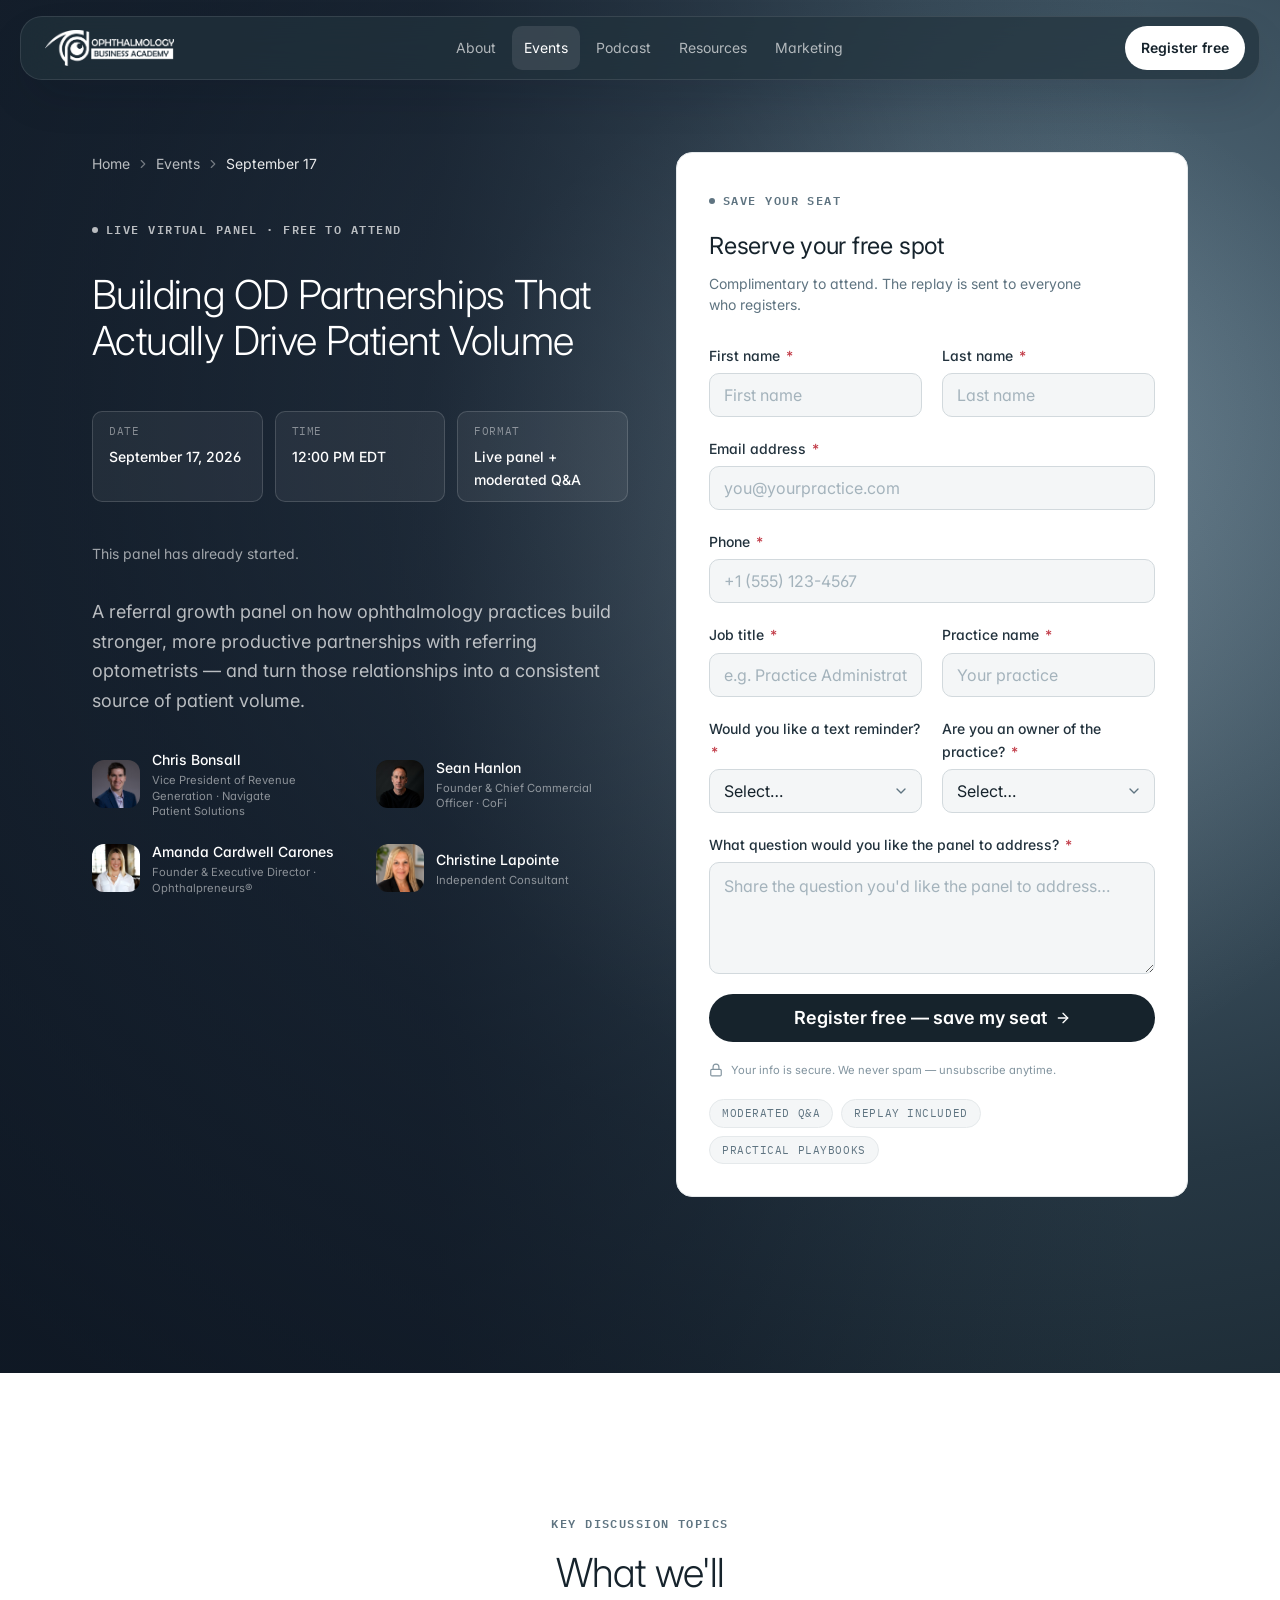
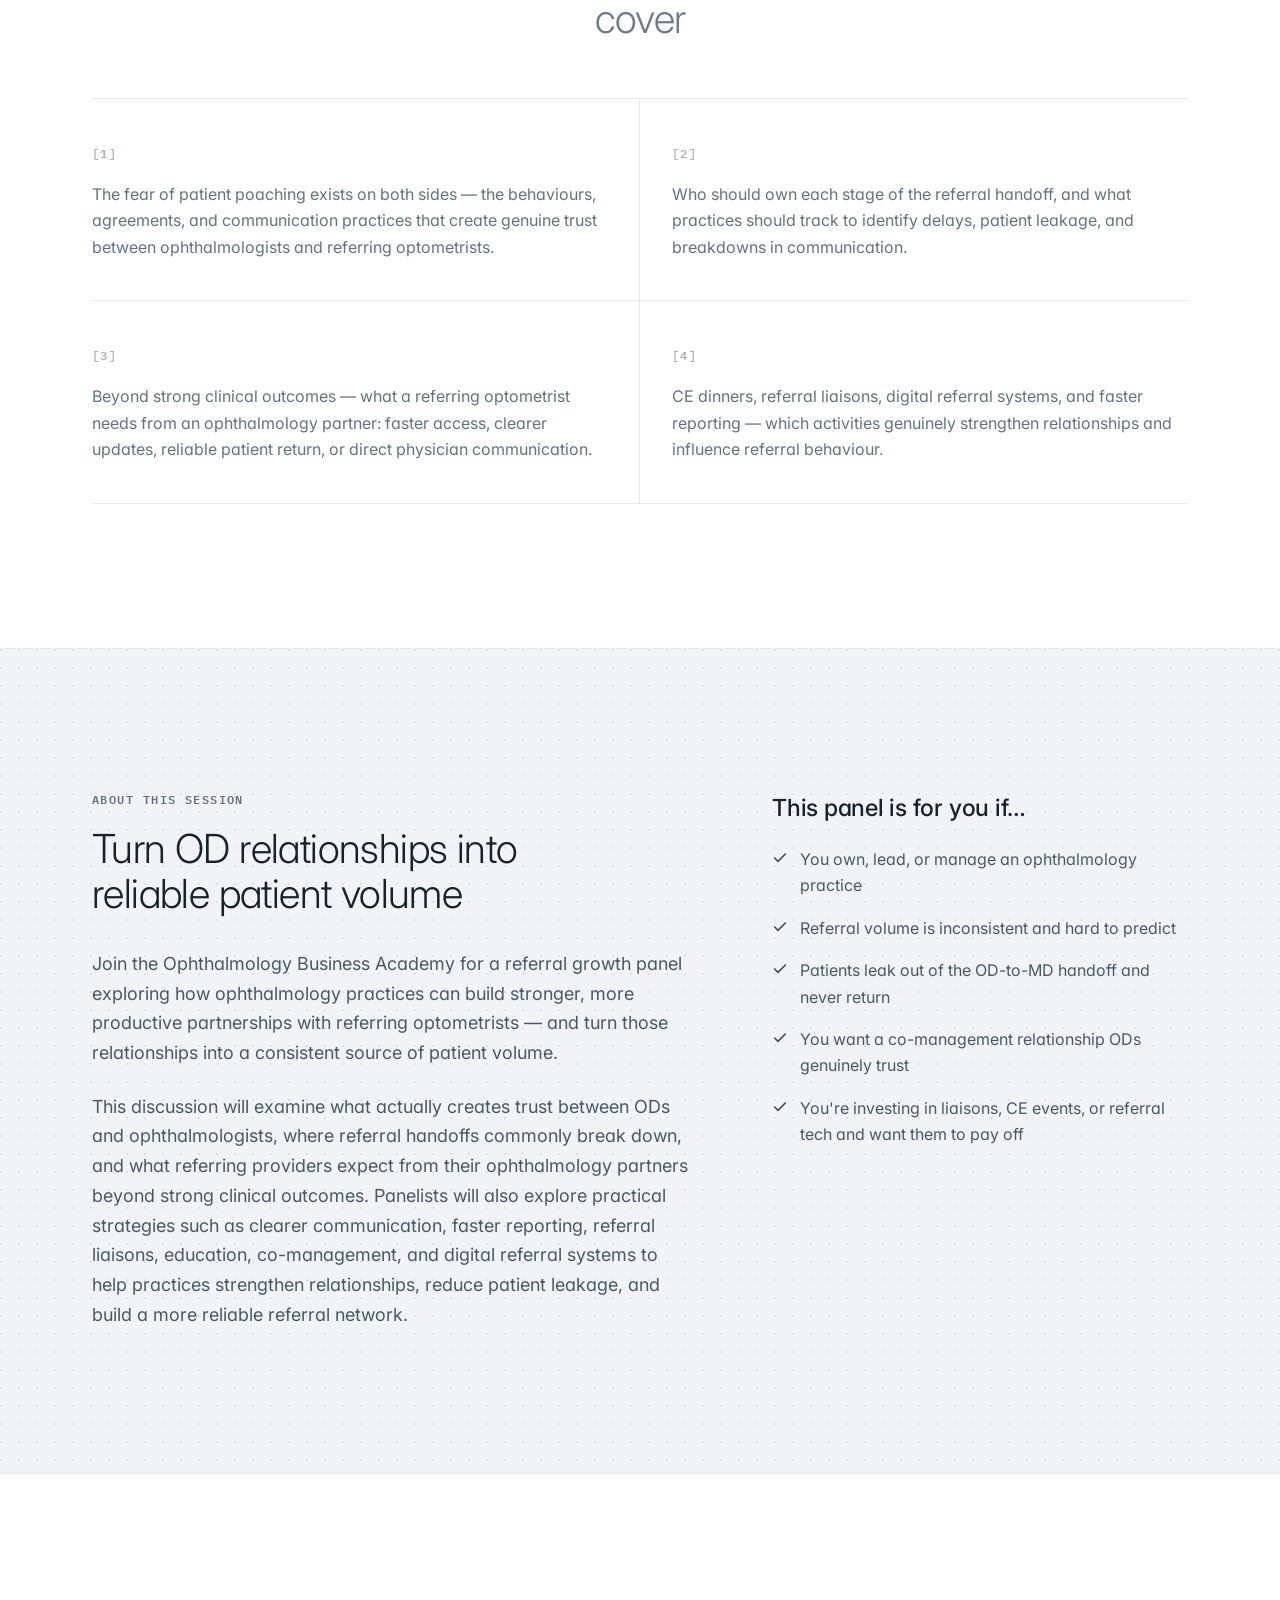
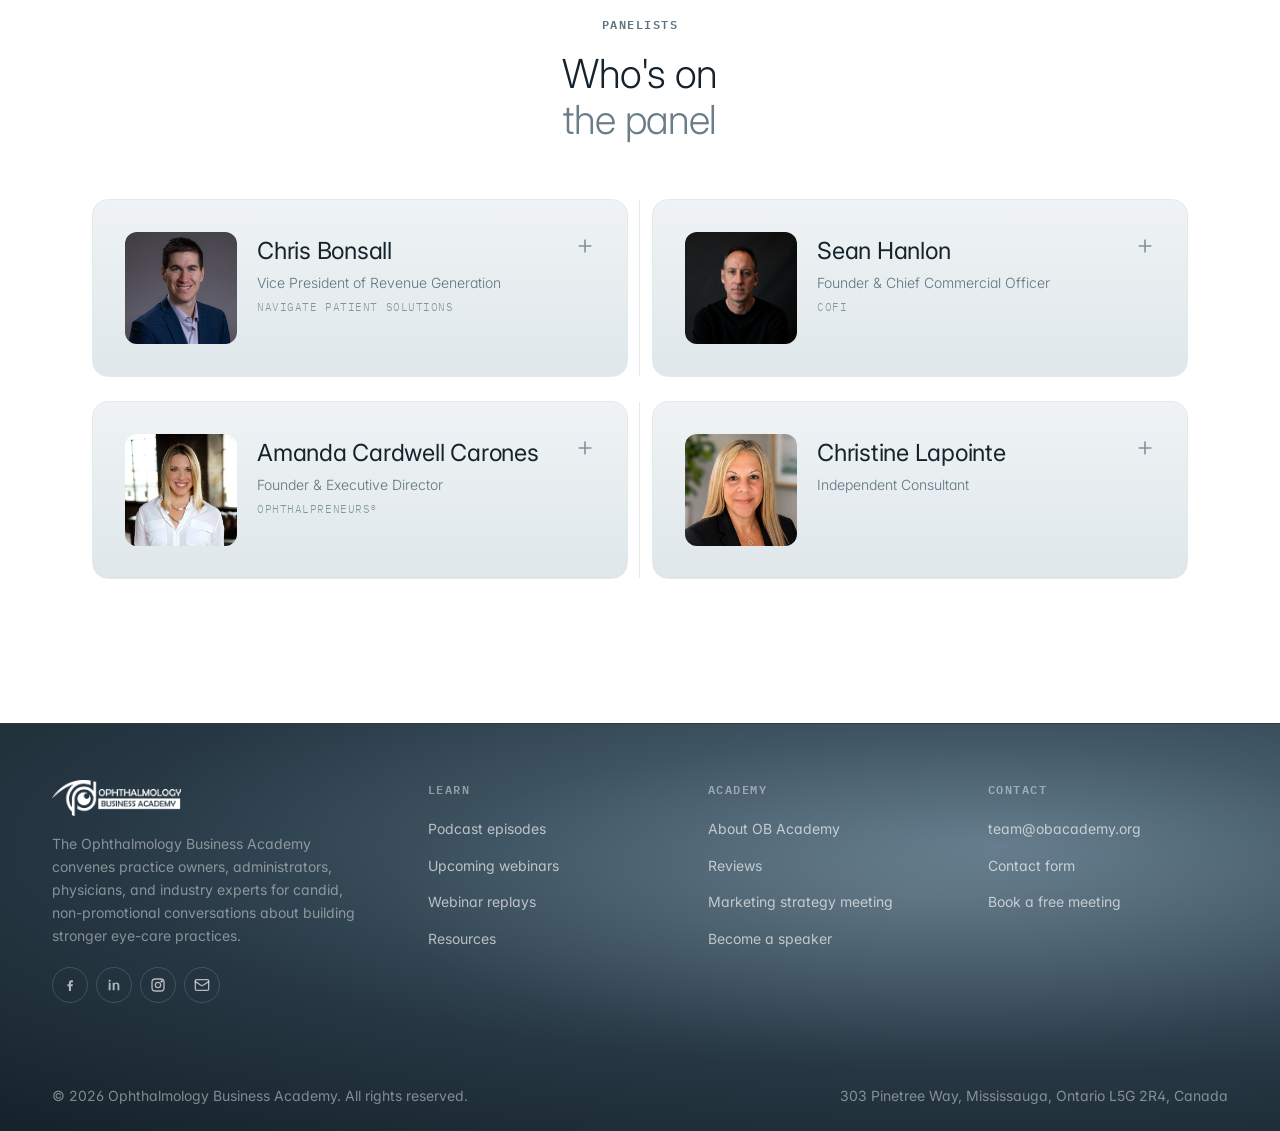
<file: Sept-17/index.html>
<!DOCTYPE html>
<html lang="en">
<head>
<meta charset="UTF-8" />
<meta name="viewport" content="width=device-width, initial-scale=1.0" />
<title>Building OD Partnerships That Actually Drive Patient Volume · OB Academy</title>
<meta name="description" content="Free live expert panel, September 17, 2026: what creates trust between ODs and ophthalmologists, where referral handoffs break down, and the practical strategies — liaisons, co-management, faster reporting, digital referral systems — that strengthen relationships and reduce patient leakage." />
<link rel="canonical" href="https://reg.obacademy.org/Sept-17/" />
<link rel="icon" type="image/png" href="../assets/favicon.png" />
<meta name="theme-color" content="#0d151b" />
<meta property="og:type" content="article" />
<meta property="og:site_name" content="Ophthalmology Business Academy" />
<meta property="og:title" content="Building OD Partnerships That Actually Drive Patient Volume" />
<meta property="og:description" content="Live virtual panel · September 17, 2026 · 12:00 PM EDT. Free to attend, replay sent to every registrant." />
<meta property="og:url" content="https://reg.obacademy.org/Sept-17/" />
<meta property="og:image" content="https://reg.obacademy.org/assets/og/sept-17.jpg" />
<meta property="og:image:secure_url" content="https://reg.obacademy.org/assets/og/sept-17.jpg" />
<meta property="og:image:type" content="image/jpeg" />
<meta property="og:image:width" content="1200" />
<meta property="og:image:height" content="675" />
<meta property="og:image:alt" content="Building OD Partnerships That Actually Drive Patient Volume — OBA live panel, September 17, 2026" />
<meta property="article:published_time" content="2026-09-17T16:00:00Z" />
<meta name="twitter:card" content="summary_large_image" />
<meta name="twitter:image" content="https://reg.obacademy.org/assets/og/sept-17.jpg" />
<link rel="preconnect" href="https://fonts.googleapis.com" />
<link rel="preconnect" href="https://fonts.gstatic.com" crossorigin />
<link href="https://fonts.googleapis.com/css2?family=Inter:wght@300;400;500;600&family=IBM+Plex+Mono:wght@500;600&display=swap" rel="stylesheet" />
<link rel="stylesheet" href="../oba.css" />

<!-- Google tag (gtag.js) -->
<script async src="https://www.googletagmanager.com/gtag/js?id=G-MBLM7XRG2Y"></script>
<script>
  window.dataLayer = window.dataLayer || [];
  function gtag(){dataLayer.push(arguments);}
  gtag('js', new Date());
  gtag('config', 'G-MBLM7XRG2Y');
</script>
<script type="application/ld+json">
{"@context":"https://schema.org","@type":"Event","name":"Building OD Partnerships That Actually Drive Patient Volume","startDate":"2026-09-17T16:00:00Z","eventAttendanceMode":"https://schema.org/OnlineEventAttendanceMode","eventStatus":"https://schema.org/EventScheduled","location":{"@type":"VirtualLocation","url":"https://reg.obacademy.org/Sept-17/"},"organizer":{"@type":"Organization","name":"Ophthalmology Business Academy","url":"https://www.obacademy.org"},"offers":{"@type":"Offer","price":"0","priceCurrency":"USD","availability":"https://schema.org/InStock","url":"https://reg.obacademy.org/Sept-17/"},"performer":[{"@type":"Person","name":"Chris Bonsall"},{"@type":"Person","name":"Sean Hanlon"},{"@type":"Person","name":"Amanda Cardwell Carones"},{"@type":"Person","name":"Christine Lapointe"}],"image":"https://reg.obacademy.org/assets/og/sept-17.jpg","description":"A referral growth panel on how ophthalmology practices build stronger, more productive partnerships with referring optometrists — and turn those relationships into a consistent source of patient volume."}
</script>
</head>
<body>

<!-- ======== HEADER (links resolve on www.obacademy.org) ======== -->
<header class="site-header">
  <a href="#main" class="skip-link">Skip to content</a>
  <div class="nav-bar">
    <a href="https://www.obacademy.org/" class="nav-logo" aria-label="Ophthalmology Business Academy, home">
      <img src="../assets/oba-logo-white.webp" alt="" width="2278" height="634" />
    </a>
    <nav class="nav-links" aria-label="Primary">
      <a href="https://www.obacademy.org/about/">About</a>
      <a href="https://www.obacademy.org/webinars/" aria-current="page">Events</a>
      <a href="https://www.obacademy.org/podcast/">Podcast</a>
      <a href="https://www.obacademy.org/resources/">Resources</a>
      <a href="https://www.obacademy.org/marketing/">Marketing</a>
    </nav>
    <div class="nav-cta">
      <a href="#register" class="btn btn--on-dark btn--sm" style="height:2.75rem">Register free</a>
    </div>
    <button class="nav-menu-btn" type="button" data-nav-open aria-label="Open menu" aria-expanded="false" aria-controls="mobile-nav">
      <span aria-hidden="true"><i></i><i></i><i></i></span>
    </button>
  </div>
</header>

<div id="mobile-nav" class="mobile-nav" aria-hidden="true">
  <div class="mobile-nav__overlay" data-nav-close></div>
  <div class="mobile-nav__panel" role="dialog" aria-modal="true" aria-label="Site navigation">
    <div class="mobile-nav__head">
      <a href="https://www.obacademy.org/" aria-label="Ophthalmology Business Academy, home"><img src="../assets/oba-logo.webp" alt="" /></a>
      <button class="mobile-nav__close" type="button" data-nav-close aria-label="Close menu">
        <svg width="24" height="24" viewBox="0 0 24 24" fill="none" stroke="currentColor" stroke-width="2" stroke-linecap="round" stroke-linejoin="round" aria-hidden="true"><path d="M18 6 6 18"/><path d="m6 6 12 12"/></svg>
      </button>
    </div>
    <nav class="mobile-nav__links" aria-label="Mobile">
      <a href="../">All panels</a>
      <a href="https://www.obacademy.org/about/">About</a>
      <a href="https://www.obacademy.org/webinars/">Events</a>
      <a href="https://www.obacademy.org/podcast/">Podcast</a>
      <a href="https://www.obacademy.org/resources/">Resources</a>
      <a href="https://www.obacademy.org/marketing/">Marketing</a>
    </nav>
    <div class="mobile-nav__foot">
      <a href="#register" class="btn btn--primary btn--block" data-nav-close>Register free</a>
      <a href="https://www.obacademy.org/contact/" class="btn btn--outline btn--block">Contact</a>
    </div>
  </div>
</div>

<main id="main">

<!-- ======== HERO ======== -->
<section class="hero">
  <div class="hero__bg" aria-hidden="true"></div>
  <div class="hero__glow" aria-hidden="true"></div>
  <div class="hero__scrim" aria-hidden="true"></div>
  <div class="container">
    <div class="hero__grid hero__grid--aside is-wide is-start">
      <div class="hero__copy">
        <nav aria-label="Breadcrumb">
          <ol class="breadcrumbs">
            <li><a href="https://www.obacademy.org/">Home</a><svg viewBox="0 0 24 24" fill="none" stroke="currentColor" stroke-width="2" stroke-linecap="round" stroke-linejoin="round" aria-hidden="true"><path d="m9 18 6-6-6-6"/></svg></li>
            <li><a href="../">Events</a><svg viewBox="0 0 24 24" fill="none" stroke="currentColor" stroke-width="2" stroke-linecap="round" stroke-linejoin="round" aria-hidden="true"><path d="m9 18 6-6-6-6"/></svg></li>
            <li><span aria-current="page">September 17</span></li>
          </ol>
        </nav>
        <span class="eyebrow eyebrow--on-dark hero__eyebrow"><span class="dot"></span>Live virtual panel &middot; Free to attend</span>
        <h1 class="hero__title hero__title--h2">Building OD Partnerships That Actually Drive Patient Volume</h1>

        <div class="hero__meta">
          <dl class="facts" style="--fact-cols:3">
            <div><dt>Date</dt><dd><time datetime="2026-09-17">September 17, 2026</time></dd></div>
            <div><dt>Time</dt><dd>12:00 PM EDT</dd></div>
            <div><dt>Format</dt><dd>Live panel + moderated Q&amp;A</dd></div>
          </dl>
          <div data-countdown data-target="2026-09-17T16:00:00Z">
            <ul class="countdown" aria-hidden="true">
              <li><span class="num" data-d>&mdash;</span><span class="lbl">Days</span></li>
              <li><span class="num" data-h>&mdash;</span><span class="lbl">Hours</span></li>
              <li><span class="num" data-m>&mdash;</span><span class="lbl">Mins</span></li>
              <li><span class="num" data-s>&mdash;</span><span class="lbl">Secs</span></li>
            </ul>
            <p class="sr-only">Starts September 17, 2026 at 12:00 PM EDT.</p>
          </div>
        </div>

        <p class="hero__lede">A referral growth panel on how ophthalmology practices build stronger, more productive partnerships with referring optometrists &mdash; and turn those relationships into a consistent source of patient volume.</p>

        <div class="hero__proof">
          <ul class="hero-people">
            <li>
              <img src="Chris%20Bonsall_OBA_17.09.2026.jpeg" alt="" width="128" height="128" onerror="this.outerHTML='<span class=&quot;monogram&quot;>CB</span>'" />
              <div><p class="name">Chris Bonsall</p><p class="role">Vice President of Revenue Generation &middot; Navigate Patient Solutions</p></div>
            </li>
            <li>
              <img src="Sean%20Hanlon_OBA_17.09.2026.jpeg" alt="" width="128" height="128" onerror="this.outerHTML='<span class=&quot;monogram&quot;>SH</span>'" />
              <div><p class="name">Sean Hanlon</p><p class="role">Founder &amp; Chief Commercial Officer &middot; CoFi</p></div>
            </li>
            <li>
              <img src="Amanda%20Cardwell_OBA_17.09.2026.jpeg" alt="" width="128" height="128" onerror="this.outerHTML='<span class=&quot;monogram&quot;>AC</span>'" />
              <div><p class="name">Amanda Cardwell Carones</p><p class="role">Founder &amp; Executive Director &middot; Ophthalpreneurs&reg;</p></div>
            </li>
            <li>
              <img src="Christine%20Lapointe_OBA_17.09.2026.jpeg" alt="" width="128" height="128" onerror="this.outerHTML='<span class=&quot;monogram&quot;>CL</span>'" />
              <div><p class="name">Christine Lapointe</p><p class="role">Independent Consultant</p></div>
            </li>
          </ul>
        </div>
      </div>

      <div class="hero__aside" id="register">
        <div class="reg-card">
          <div class="reg-card__intro">
            <span class="eyebrow"><span class="dot"></span>Save your seat</span>
            <p class="reg-card__title">Reserve your free spot</p>
            <p class="reg-card__note">Complimentary to attend. The replay is sent to everyone who registers.</p>
          </div>

          <form id="reg-form" class="reg-form" novalidate data-event-key="event_2026_09_17">
            <div class="row">
              <div class="field">
                <label for="first_name">First name <span class="req" aria-hidden="true">*</span></label>
                <input id="first_name" name="first_name" type="text" placeholder="First name" autocomplete="given-name" required />
                <p class="err" data-error-for="first_name" role="alert"></p>
              </div>
              <div class="field">
                <label for="last_name">Last name <span class="req" aria-hidden="true">*</span></label>
                <input id="last_name" name="last_name" type="text" placeholder="Last name" autocomplete="family-name" required />
                <p class="err" data-error-for="last_name" role="alert"></p>
              </div>
            </div>
            <div class="field">
              <label for="email">Email address <span class="req" aria-hidden="true">*</span></label>
              <input id="email" name="email" type="email" placeholder="you@yourpractice.com" autocomplete="email" required />
              <p class="err" data-error-for="email" role="alert"></p>
            </div>
            <div class="field">
              <label for="phone">Phone <span class="req" aria-hidden="true">*</span></label>
              <input id="phone" name="phone" type="tel" placeholder="+1 (555) 123-4567" autocomplete="tel" required />
              <p class="err" data-error-for="phone" role="alert"></p>
            </div>
            <div class="row">
              <div class="field">
                <label for="job_title">Job title <span class="req" aria-hidden="true">*</span></label>
                <input id="job_title" name="job_title" type="text" placeholder="e.g. Practice Administrator" autocomplete="organization-title" required />
                <p class="err" data-error-for="job_title" role="alert"></p>
              </div>
              <div class="field">
                <label for="practice_name">Practice name <span class="req" aria-hidden="true">*</span></label>
                <input id="practice_name" name="practice_name" type="text" placeholder="Your practice" autocomplete="organization" required />
                <p class="err" data-error-for="practice_name" role="alert"></p>
              </div>
            </div>
            <div class="row">
              <div class="field">
                <label for="text_reminder">Would you like a text reminder? <span class="req" aria-hidden="true">*</span></label>
                <select id="text_reminder" name="text_reminder" required>
                  <option value="">Select&hellip;</option>
                  <option value="Yes">Yes</option>
                  <option value="No">No</option>
                </select>
                <p class="err" data-error-for="text_reminder" role="alert"></p>
              </div>
              <div class="field">
                <label for="practice_owner">Are you an owner of the practice? <span class="req" aria-hidden="true">*</span></label>
                <select id="practice_owner" name="practice_owner" required>
                  <option value="">Select&hellip;</option>
                  <option value="Yes">Yes</option>
                  <option value="No">No</option>
                </select>
                <p class="err" data-error-for="practice_owner" role="alert"></p>
              </div>
            </div>
            <div class="field">
              <label for="question">What question would you like the panel to address? <span class="req" aria-hidden="true">*</span></label>
              <textarea id="question" name="question" rows="3" placeholder="Share the question you'd like the panel to address&hellip;" required></textarea>
              <p class="err" data-error-for="question" role="alert"></p>
            </div>

            <button type="submit" class="btn btn--primary btn--lg btn--block">Register free &mdash; save my seat <svg viewBox="0 0 24 24" fill="none" stroke="currentColor" stroke-width="2" stroke-linecap="round" stroke-linejoin="round" aria-hidden="true"><path d="M5 12h14"/><path d="m12 5 7 7-7 7"/></svg></button>
            <div class="reg-form__msg" aria-live="polite"></div>
            <p class="reg-form__secure"><svg viewBox="0 0 24 24" fill="none" stroke="currentColor" stroke-width="2" stroke-linecap="round" stroke-linejoin="round" aria-hidden="true"><rect width="18" height="11" x="3" y="11" rx="2" ry="2"/><path d="M7 11V7a5 5 0 0 1 10 0v4"/></svg>Your info is secure. We never spam &mdash; unsubscribe anytime.</p>
            <ul class="reg-form__tags">
              <li>Moderated Q&amp;A</li>
              <li>Replay included</li>
              <li>Practical playbooks</li>
            </ul>
          </form>
        </div>
      </div>
    </div>
  </div>
</section>

<!-- ======== TOPICS ======== -->
<section class="section section--loose">
  <div class="container">
    <div class="section-header section-header--center">
      <span class="eyebrow">Key discussion topics</span>
      <h2>What we'll <span class="dim">cover</span></h2>
    </div>
    <ol class="topics">
      <li><span class="counter" aria-hidden="true">[1]</span><p>The fear of patient poaching exists on both sides &mdash; the behaviours, agreements, and communication practices that create genuine trust between ophthalmologists and referring optometrists.</p></li>
      <li><span class="counter" aria-hidden="true">[2]</span><p>Who should own each stage of the referral handoff, and what practices should track to identify delays, patient leakage, and breakdowns in communication.</p></li>
      <li><span class="counter" aria-hidden="true">[3]</span><p>Beyond strong clinical outcomes &mdash; what a referring optometrist needs from an ophthalmology partner: faster access, clearer updates, reliable patient return, or direct physician communication.</p></li>
      <li><span class="counter" aria-hidden="true">[4]</span><p>CE dinners, referral liaisons, digital referral systems, and faster reporting &mdash; which activities genuinely strengthen relationships and influence referral behaviour.</p></li>
    </ol>
  </div>
</section>

<!-- ======== ABOUT ======== -->
<section class="section section--loose section--chip">
  <div class="dot-field-light" aria-hidden="true"></div>
  <div class="container">
    <div class="about-grid">
      <div>
        <div class="section-header">
          <span class="eyebrow">About this session</span>
          <h2>Turn OD relationships into reliable patient volume</h2>
        </div>
        <div class="about-copy">
          <p>Join the Ophthalmology Business Academy for a referral growth panel exploring how ophthalmology practices can build stronger, more productive partnerships with referring optometrists &mdash; and turn those relationships into a consistent source of patient volume.</p>
          <p>This discussion will examine what actually creates trust between ODs and ophthalmologists, where referral handoffs commonly break down, and what referring providers expect from their ophthalmology partners beyond strong clinical outcomes. Panelists will also explore practical strategies such as clearer communication, faster reporting, referral liaisons, education, co-management, and digital referral systems to help practices strengthen relationships, reduce patient leakage, and build a more reliable referral network.</p>
        </div>
      </div>
      <div class="audience">
        <h3>This panel is for you if&hellip;</h3>
        <ul>
          <li><svg viewBox="0 0 24 24" fill="none" stroke="currentColor" stroke-width="2.5" stroke-linecap="round" stroke-linejoin="round" aria-hidden="true"><path d="M20 6 9 17l-5-5"/></svg><span>You own, lead, or manage an ophthalmology practice</span></li>
          <li><svg viewBox="0 0 24 24" fill="none" stroke="currentColor" stroke-width="2.5" stroke-linecap="round" stroke-linejoin="round" aria-hidden="true"><path d="M20 6 9 17l-5-5"/></svg><span>Referral volume is inconsistent and hard to predict</span></li>
          <li><svg viewBox="0 0 24 24" fill="none" stroke="currentColor" stroke-width="2.5" stroke-linecap="round" stroke-linejoin="round" aria-hidden="true"><path d="M20 6 9 17l-5-5"/></svg><span>Patients leak out of the OD-to-MD handoff and never return</span></li>
          <li><svg viewBox="0 0 24 24" fill="none" stroke="currentColor" stroke-width="2.5" stroke-linecap="round" stroke-linejoin="round" aria-hidden="true"><path d="M20 6 9 17l-5-5"/></svg><span>You want a co-management relationship ODs genuinely trust</span></li>
          <li><svg viewBox="0 0 24 24" fill="none" stroke="currentColor" stroke-width="2.5" stroke-linecap="round" stroke-linejoin="round" aria-hidden="true"><path d="M20 6 9 17l-5-5"/></svg><span>You're investing in liaisons, CE events, or referral tech and want them to pay off</span></li>
        </ul>
      </div>
    </div>
  </div>
</section>

<!-- ======== PANELISTS ======== -->
<section class="section section--loose">
  <div class="container">
    <div class="section-header section-header--center">
      <span class="eyebrow">Panelists</span>
      <h2>Who's on <span class="dim">the panel</span></h2>
    </div>
    <ul class="bento" data-bento>
      <li class="tile">
        <h3>
          <button type="button" class="tile__head" aria-expanded="false" aria-controls="bio-bonsall">
            <img src="Chris%20Bonsall_OBA_17.09.2026.jpeg" alt="" width="256" height="256" onerror="this.outerHTML='<span class=&quot;tile__monogram&quot;>CB</span>'" />
            <span class="tile__id">
              <span class="tile__name">Chris Bonsall</span>
              <span class="tile__role">Vice President of Revenue Generation</span>
              <span class="tile__org">Navigate Patient Solutions</span>
            </span>
            <svg class="tile__plus" viewBox="0 0 24 24" fill="none" stroke="currentColor" stroke-width="2" stroke-linecap="round" aria-hidden="true"><path d="M5 12h14"/><path d="M12 5v14"/></svg>
          </button>
        </h3>
        <div class="tile__bio" id="bio-bonsall">
          <div inert>
            <div class="tile__bio-pane"><p>Chris Bonsall helps lead Navigate Patient Solutions, where he works with ophthalmology practices to improve the patient experience before cataract evaluations. His team focuses on preparing and educating patients earlier in their care journey. By improving communication and disrupting traditional education methods, they help reduce fear and anxiety surrounding cataract surgery. That same earlier-touch philosophy shapes how he approaches the OD-to-MD referral handoff.</p></div>
          </div>
        </div>
      </li>
      <li class="tile">
        <h3>
          <button type="button" class="tile__head" aria-expanded="false" aria-controls="bio-hanlon">
            <img src="Sean%20Hanlon_OBA_17.09.2026.jpeg" alt="" width="256" height="256" onerror="this.outerHTML='<span class=&quot;tile__monogram&quot;>SH</span>'" />
            <span class="tile__id">
              <span class="tile__name">Sean Hanlon</span>
              <span class="tile__role">Founder &amp; Chief Commercial Officer</span>
              <span class="tile__org">CoFi</span>
            </span>
            <svg class="tile__plus" viewBox="0 0 24 24" fill="none" stroke="currentColor" stroke-width="2" stroke-linecap="round" aria-hidden="true"><path d="M5 12h14"/><path d="M12 5v14"/></svg>
          </button>
        </h3>
        <div class="tile__bio" id="bio-hanlon">
          <div inert>
            <div class="tile__bio-pane"><p>Sean is the Founder and Chief Commercial Officer of CoFi, a multi-party payments platform used by more than 17,000 optometrists and ophthalmologists and processing hundreds of millions of dollars in ophthalmic surgery payments annually. Previously, he co-founded Turf, helping ophthalmology practices understand their optometric referral markets and strengthen compliant referral and co-management relationships &mdash; personally meeting with more than 1,000 optometrists along the way. Sean is a recognized expert on ophthalmic co-management and regularly speaks at major industry meetings including AECOS, ASCRS, ASOA, and AAO.</p></div>
          </div>
        </div>
      </li>
      <li class="tile">
        <h3>
          <button type="button" class="tile__head" aria-expanded="false" aria-controls="bio-carones">
            <img src="Amanda%20Cardwell_OBA_17.09.2026.jpeg" alt="" width="256" height="256" onerror="this.outerHTML='<span class=&quot;tile__monogram&quot;>AC</span>'" />
            <span class="tile__id">
              <span class="tile__name">Amanda Cardwell Carones</span>
              <span class="tile__role">Founder &amp; Executive Director</span>
              <span class="tile__org">Ophthalpreneurs&reg;</span>
            </span>
            <svg class="tile__plus" viewBox="0 0 24 24" fill="none" stroke="currentColor" stroke-width="2" stroke-linecap="round" aria-hidden="true"><path d="M5 12h14"/><path d="M12 5v14"/></svg>
          </button>
        </h3>
        <div class="tile__bio" id="bio-carones">
          <div inert>
            <div class="tile__bio-pane"><p>Amanda brings 25 years of MedTech experience, including 23 years in patient-pay ophthalmology, working with clinicians, industry leaders, and global eye-health organizations. She specializes in helping practices and manufacturers translate complex clinical information into patient-friendly communication that builds trust and supports premium technology adoption. Her work focuses on patient communication, workflow optimization, education, and practice growth. She is also the founder of Ophthalpreneurs&reg;, a global community focused on advancing leadership, communication, and innovation in ophthalmology.</p></div>
          </div>
        </div>
      </li>
      <li class="tile">
        <h3>
          <button type="button" class="tile__head" aria-expanded="false" aria-controls="bio-lapointe">
            <img src="Christine%20Lapointe_OBA_17.09.2026.jpeg" alt="" width="256" height="256" onerror="this.outerHTML='<span class=&quot;tile__monogram&quot;>CL</span>'" />
            <span class="tile__id">
              <span class="tile__name">Christine Lapointe</span>
              <span class="tile__role">Independent Consultant</span>
            </span>
            <svg class="tile__plus" viewBox="0 0 24 24" fill="none" stroke="currentColor" stroke-width="2" stroke-linecap="round" aria-hidden="true"><path d="M5 12h14"/><path d="M12 5v14"/></svg>
          </button>
        </h3>
        <div class="tile__bio" id="bio-lapointe">
          <div inert>
            <div class="tile__bio-pane"><p>Christine Lapointe is an accomplished healthcare executive, consultant, speaker, and published author with more than 34 years of experience spanning ophthalmology, aesthetics, medical devices, business development, sales, marketing, and professional education. She has helped organizations and private practices navigate growth, technology adoption, strategic planning, team development, and the evolving patient experience, working with leading organizations including Johnson &amp; Johnson, STAAR Surgical, Bausch + Lomb, Bascom Palmer Eye Institute, and Vanderbilt. Known for combining business expertise with a strong focus on relationships and human connection, Christine is also a certified yoga instructor and meditation teacher who brings mindfulness principles into healthcare through her Meditation Sedation approach. As a global speaker and educator, she helps teams and organizations strengthen leadership, communication, patient experience, and sustainable growth.</p></div>
          </div>
        </div>
      </li>
    </ul>
  </div>
</section>

</main>

<!-- ======== FOOTER ======== -->
<footer class="site-footer">
  <div class="site-footer__bg" aria-hidden="true"></div>
  <div class="site-footer__glow" aria-hidden="true"></div>
  <div class="container container--wide">
    <div class="footer-grid">
      <div class="footer-brand">
        <a href="https://www.obacademy.org/" aria-label="Ophthalmology Business Academy, home"><img src="../assets/oba-logo-white.webp" alt="" /></a>
        <p>The Ophthalmology Business Academy convenes practice owners, administrators, physicians, and industry experts for candid, non-promotional conversations about building stronger eye-care practices.</p>
        <div class="footer-social">
          <a href="https://www.facebook.com/Opthos" aria-label="Facebook" target="_blank" rel="noopener noreferrer"><svg viewBox="0 0 24 24" fill="currentColor" aria-hidden="true"><path d="M13.5 21v-7h2.4l.4-3h-2.8V9.2c0-.9.3-1.5 1.5-1.5H16.5V5.1c-.3 0-1.2-.1-2.3-.1-2.3 0-3.8 1.4-3.8 3.9V11H8v3h2.4v7h3.1z"/></svg></a>
          <a href="https://www.linkedin.com/company/ophthalmology-business-academy" aria-label="LinkedIn" target="_blank" rel="noopener noreferrer"><svg viewBox="0 0 24 24" fill="currentColor" aria-hidden="true"><path d="M6.9 8.5H4V20h2.9V8.5zM5.5 4a1.7 1.7 0 1 0 0 3.4 1.7 1.7 0 0 0 0-3.4zM20 13c0-3.2-1.7-4.7-4-4.7-1.8 0-2.6 1-3.1 1.7V8.5H10V20h2.9v-6.4c0-1.7.3-3.3 2.4-3.3 2 0 2 1.9 2 3.4V20H20v-7z"/></svg></a>
          <a href="https://www.instagram.com/ophthalmology_business_podcast" aria-label="Instagram" target="_blank" rel="noopener noreferrer"><svg viewBox="0 0 24 24" fill="none" stroke="currentColor" stroke-width="2" stroke-linecap="round" stroke-linejoin="round" aria-hidden="true"><rect width="18" height="18" x="3" y="3" rx="5"/><circle cx="12" cy="12" r="4"/><circle cx="17.5" cy="6.5" r=".8" fill="currentColor"/></svg></a>
          <a href="mailto:team@obacademy.org" aria-label="Email"><svg viewBox="0 0 24 24" fill="none" stroke="currentColor" stroke-width="2" stroke-linecap="round" stroke-linejoin="round" aria-hidden="true"><rect width="20" height="16" x="2" y="4" rx="2"/><path d="m22 7-8.97 5.7a1.94 1.94 0 0 1-2.06 0L2 7"/></svg></a>
        </div>
      </div>
      <div class="footer-col">
        <h3>Learn</h3>
        <ul>
          <li><a href="https://www.obacademy.org/podcast/">Podcast episodes</a></li>
          <li><a href="https://www.obacademy.org/webinars/">Upcoming webinars</a></li>
          <li><a href="https://www.obacademy.org/webinars/replays/">Webinar replays</a></li>
          <li><a href="https://www.obacademy.org/resources/">Resources</a></li>
        </ul>
      </div>
      <div class="footer-col">
        <h3>Academy</h3>
        <ul>
          <li><a href="https://www.obacademy.org/about/">About OB Academy</a></li>
          <li><a href="https://www.obacademy.org/reviews/">Reviews</a></li>
          <li><a href="https://www.obacademy.org/marketing/">Marketing strategy meeting</a></li>
          <li><a href="https://www.obacademy.org/guest-speaker/">Become a speaker</a></li>
        </ul>
      </div>
      <div class="footer-col">
        <h3>Contact</h3>
        <ul>
          <li><a href="mailto:team@obacademy.org">team@obacademy.org</a></li>
          <li><a href="https://www.obacademy.org/contact/">Contact form</a></li>
          <li><a href="https://www.obacademy.org/marketing/">Book a free meeting</a></li>
        </ul>
      </div>
    </div>
  </div>
  <div class="footer-legal">
    <div class="container container--wide">
      <p>&copy; 2026 Ophthalmology Business Academy. All rights reserved.</p>
      <p>303 Pinetree Way, Mississauga, Ontario L5G 2R4, Canada</p>
    </div>
  </div>
</footer>

<script src="../oba.js"></script>
</body>
</html>
</file>
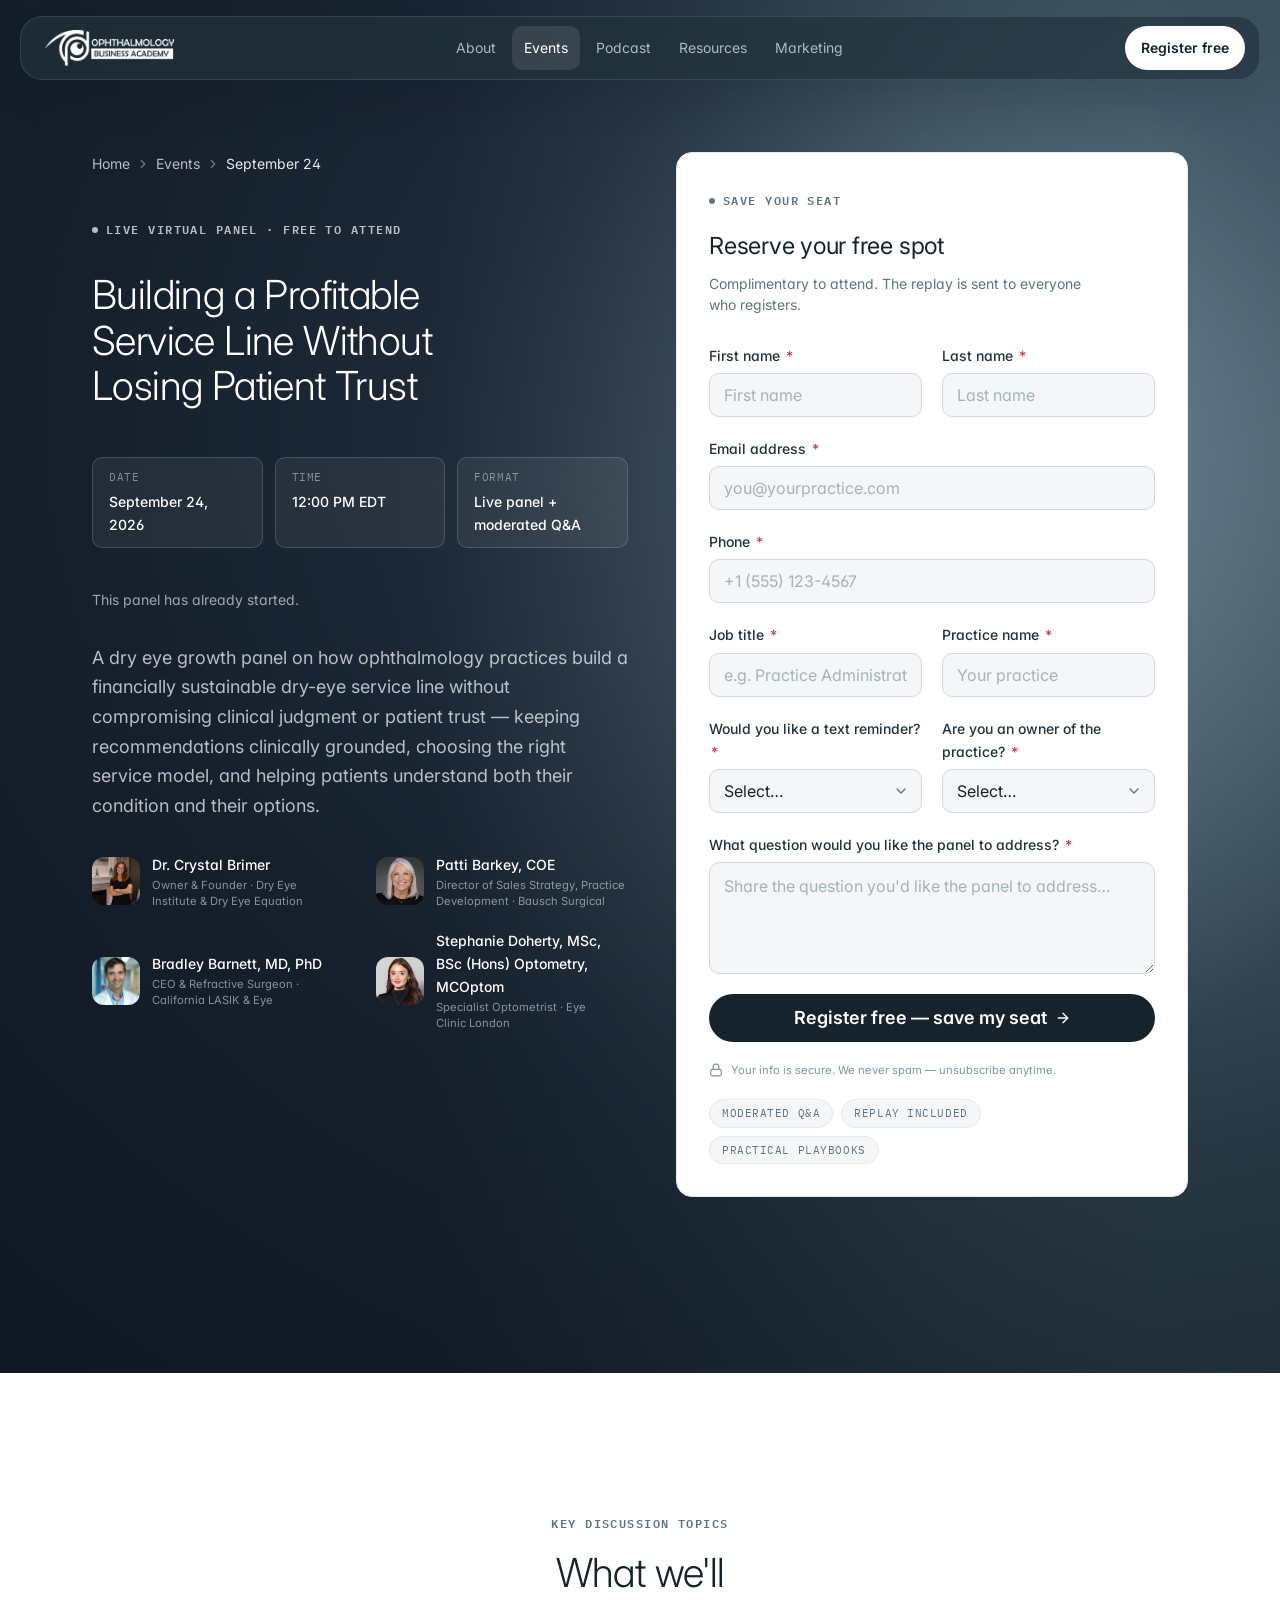
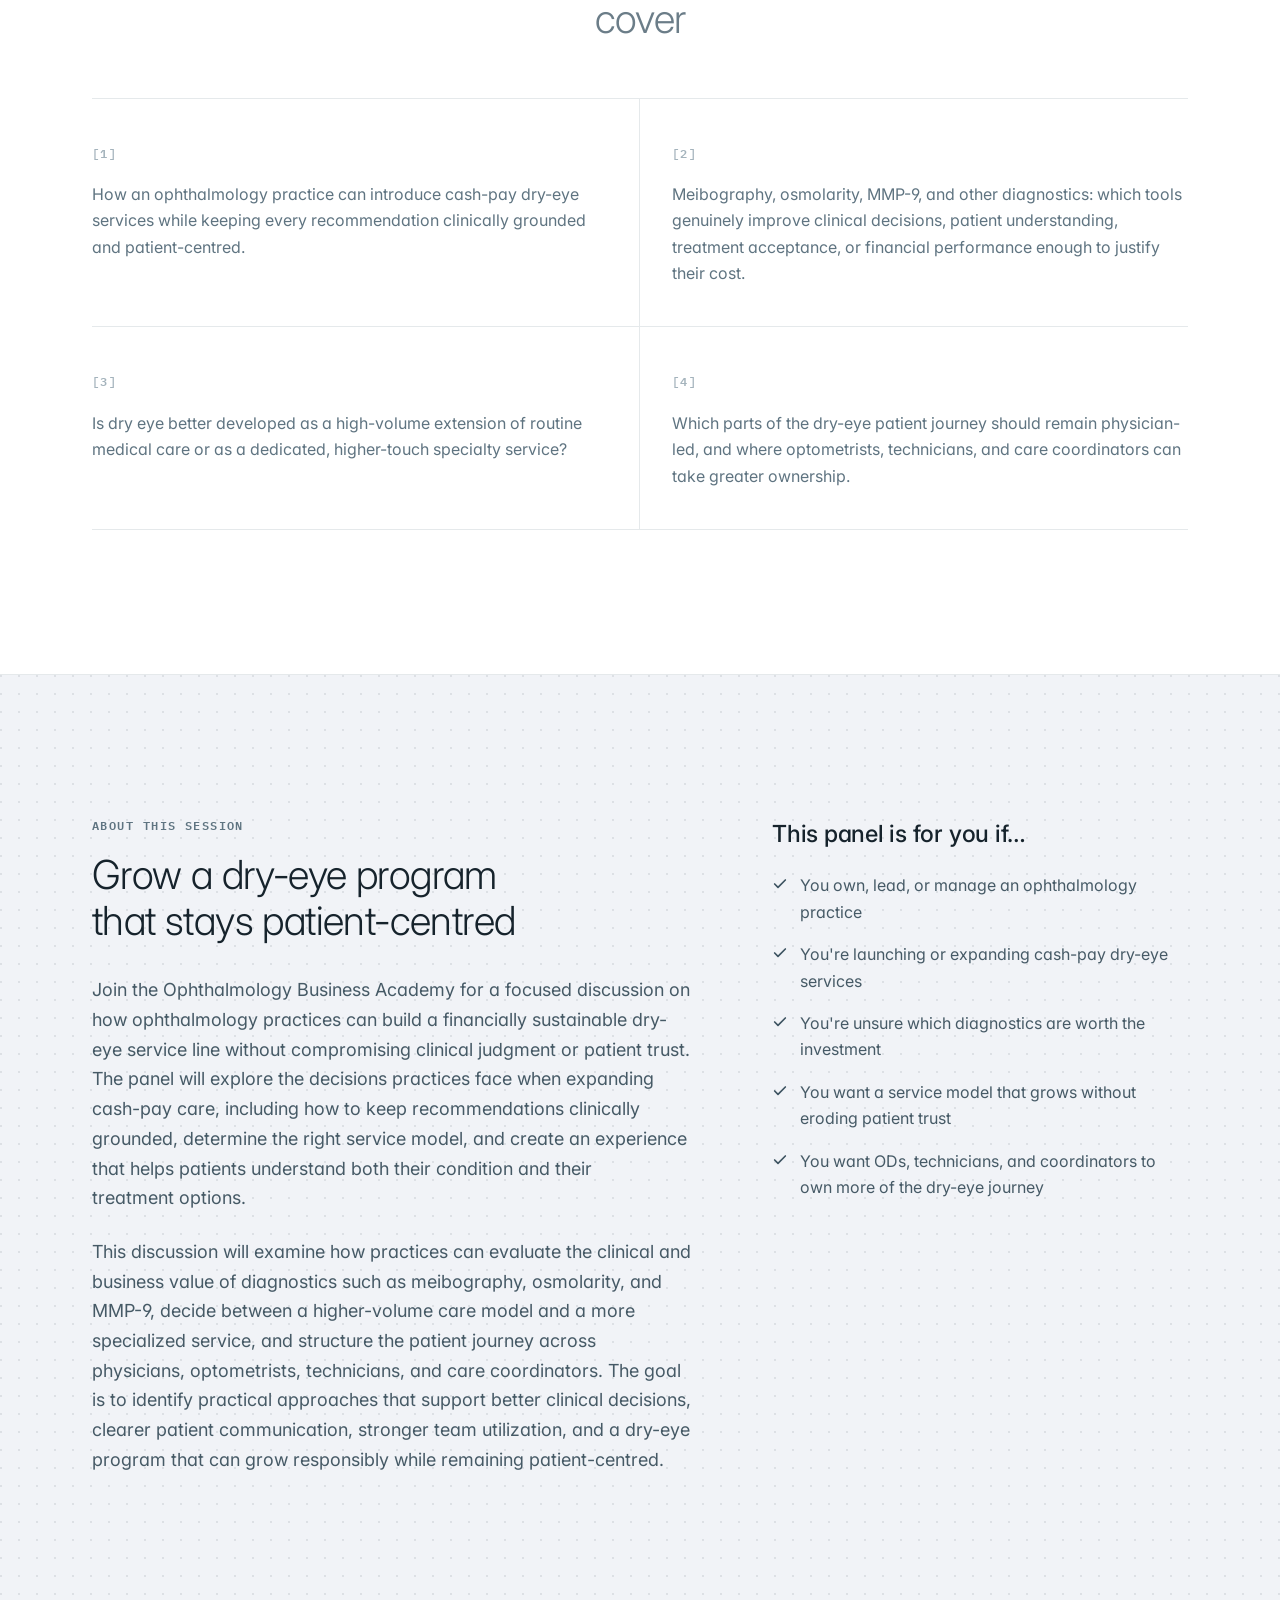
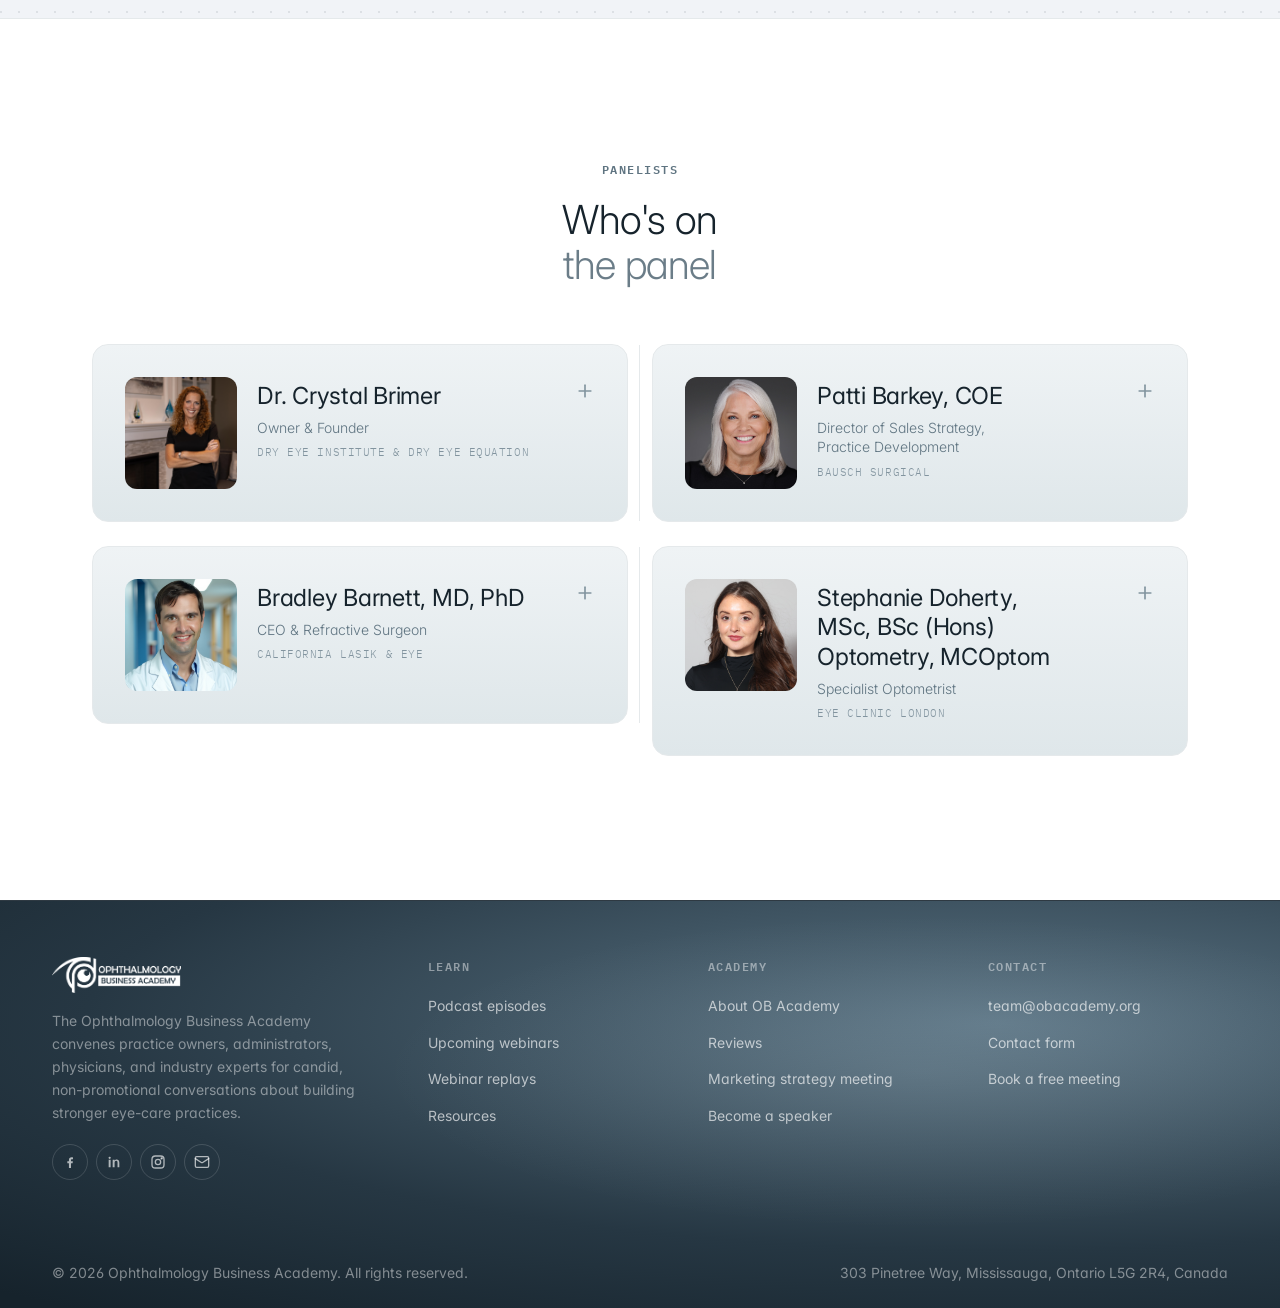
<file: Sept-24/index.html>
<!DOCTYPE html>
<html lang="en">
<head>
<meta charset="UTF-8" />
<meta name="viewport" content="width=device-width, initial-scale=1.0" />
<title>Building a Profitable Service Line Without Losing Patient Trust · OB Academy</title>
<meta name="description" content="Free live expert panel, September 24, 2026: how ophthalmology practices build a financially sustainable dry-eye service line without compromising clinical judgment — cash-pay care, diagnostics such as meibography, osmolarity and MMP-9, service models, and the patient journey across physicians, optometrists, technicians, and care coordinators." />
<link rel="canonical" href="https://reg.obacademy.org/Sept-24/" />
<link rel="icon" type="image/png" href="../assets/favicon.png" />
<meta name="theme-color" content="#0d151b" />
<meta property="og:type" content="article" />
<meta property="og:site_name" content="Ophthalmology Business Academy" />
<meta property="og:title" content="Building a Profitable Service Line Without Losing Patient Trust" />
<meta property="og:description" content="Live virtual panel · September 24, 2026 · 12:00 PM EDT. Free to attend, replay sent to every registrant." />
<meta property="og:url" content="https://reg.obacademy.org/Sept-24/" />
<meta property="og:image" content="https://reg.obacademy.org/assets/og/sept24-new.png" />
<meta property="og:image:secure_url" content="https://reg.obacademy.org/assets/og/sept24-new.png" />
<meta property="og:image:type" content="image/png" />
<meta property="og:image:width" content="1200" />
<meta property="og:image:height" content="675" />
<meta property="og:image:alt" content="Building a Profitable Service Line Without Losing Patient Trust — OBA live panel, September 24, 2026, with Crystal Brimer, Patti Barkey, Bradley Barnett, and Stephanie Doherty" />
<meta property="article:published_time" content="2026-09-24T16:00:00Z" />
<meta name="twitter:card" content="summary_large_image" />
<meta name="twitter:image" content="https://reg.obacademy.org/assets/og/sept24-new.png" />
<link rel="preconnect" href="https://fonts.googleapis.com" />
<link rel="preconnect" href="https://fonts.gstatic.com" crossorigin />
<link href="https://fonts.googleapis.com/css2?family=Inter:wght@300;400;500;600&family=IBM+Plex+Mono:wght@500;600&display=swap" rel="stylesheet" />
<link rel="stylesheet" href="../oba.css" />

<!-- Google tag (gtag.js) -->
<script async src="https://www.googletagmanager.com/gtag/js?id=G-MBLM7XRG2Y"></script>
<script>
  window.dataLayer = window.dataLayer || [];
  function gtag(){dataLayer.push(arguments);}
  gtag('js', new Date());
  gtag('config', 'G-MBLM7XRG2Y');
</script>
<script type="application/ld+json">
{"@context":"https://schema.org","@type":"Event","name":"Building a Profitable Service Line Without Losing Patient Trust","startDate":"2026-09-24T16:00:00Z","eventAttendanceMode":"https://schema.org/OnlineEventAttendanceMode","eventStatus":"https://schema.org/EventScheduled","location":{"@type":"VirtualLocation","url":"https://reg.obacademy.org/Sept-24/"},"organizer":{"@type":"Organization","name":"Ophthalmology Business Academy","url":"https://www.obacademy.org"},"offers":{"@type":"Offer","price":"0","priceCurrency":"USD","availability":"https://schema.org/InStock","url":"https://reg.obacademy.org/Sept-24/"},"performer":[{"@type":"Person","name":"Dr. Crystal Brimer"},{"@type":"Person","name":"Patti Barkey, COE"},{"@type":"Person","name":"Bradley Barnett, MD, PhD"},{"@type":"Person","name":"Stephanie Doherty, MSc, BSc (Hons) Optometry, MCOptom"}],"image":"https://reg.obacademy.org/assets/og/sept24-new.png","description":"A live virtual panel on how ophthalmology practices build a financially sustainable dry-eye service line without compromising clinical judgment or patient trust."}
</script>
</head>
<body>

<!-- ======== HEADER (links resolve on www.obacademy.org) ======== -->
<header class="site-header">
  <a href="#main" class="skip-link">Skip to content</a>
  <div class="nav-bar">
    <a href="https://www.obacademy.org/" class="nav-logo" aria-label="Ophthalmology Business Academy, home">
      <img src="../assets/oba-logo-white.webp" alt="" width="2278" height="634" />
    </a>
    <nav class="nav-links" aria-label="Primary">
      <a href="https://www.obacademy.org/about/">About</a>
      <a href="https://www.obacademy.org/webinars/" aria-current="page">Events</a>
      <a href="https://www.obacademy.org/podcast/">Podcast</a>
      <a href="https://www.obacademy.org/resources/">Resources</a>
      <a href="https://www.obacademy.org/marketing/">Marketing</a>
    </nav>
    <div class="nav-cta">
      <a href="#register" class="btn btn--on-dark btn--sm" style="height:2.75rem">Register free</a>
    </div>
    <button class="nav-menu-btn" type="button" data-nav-open aria-label="Open menu" aria-expanded="false" aria-controls="mobile-nav">
      <span aria-hidden="true"><i></i><i></i><i></i></span>
    </button>
  </div>
</header>

<div id="mobile-nav" class="mobile-nav" aria-hidden="true">
  <div class="mobile-nav__overlay" data-nav-close></div>
  <div class="mobile-nav__panel" role="dialog" aria-modal="true" aria-label="Site navigation">
    <div class="mobile-nav__head">
      <a href="https://www.obacademy.org/" aria-label="Ophthalmology Business Academy, home"><img src="../assets/oba-logo.webp" alt="" /></a>
      <button class="mobile-nav__close" type="button" data-nav-close aria-label="Close menu">
        <svg width="24" height="24" viewBox="0 0 24 24" fill="none" stroke="currentColor" stroke-width="2" stroke-linecap="round" stroke-linejoin="round" aria-hidden="true"><path d="M18 6 6 18"/><path d="m6 6 12 12"/></svg>
      </button>
    </div>
    <nav class="mobile-nav__links" aria-label="Mobile">
      <a href="../">All panels</a>
      <a href="https://www.obacademy.org/about/">About</a>
      <a href="https://www.obacademy.org/webinars/">Events</a>
      <a href="https://www.obacademy.org/podcast/">Podcast</a>
      <a href="https://www.obacademy.org/resources/">Resources</a>
      <a href="https://www.obacademy.org/marketing/">Marketing</a>
    </nav>
    <div class="mobile-nav__foot">
      <a href="#register" class="btn btn--primary btn--block" data-nav-close>Register free</a>
      <a href="https://www.obacademy.org/contact/" class="btn btn--outline btn--block">Contact</a>
    </div>
  </div>
</div>

<main id="main">

<!-- ======== HERO ======== -->
<section class="hero">
  <div class="hero__bg" aria-hidden="true"></div>
  <div class="hero__glow" aria-hidden="true"></div>
  <div class="hero__scrim" aria-hidden="true"></div>
  <div class="container">
    <div class="hero__grid hero__grid--aside is-wide is-start">
      <div class="hero__copy">
        <nav aria-label="Breadcrumb">
          <ol class="breadcrumbs">
            <li><a href="https://www.obacademy.org/">Home</a><svg viewBox="0 0 24 24" fill="none" stroke="currentColor" stroke-width="2" stroke-linecap="round" stroke-linejoin="round" aria-hidden="true"><path d="m9 18 6-6-6-6"/></svg></li>
            <li><a href="../">Events</a><svg viewBox="0 0 24 24" fill="none" stroke="currentColor" stroke-width="2" stroke-linecap="round" stroke-linejoin="round" aria-hidden="true"><path d="m9 18 6-6-6-6"/></svg></li>
            <li><span aria-current="page">September 24</span></li>
          </ol>
        </nav>
        <span class="eyebrow eyebrow--on-dark hero__eyebrow"><span class="dot"></span>Live virtual panel &middot; Free to attend</span>
        <h1 class="hero__title hero__title--h2">Building a Profitable Service Line Without Losing Patient Trust</h1>

        <div class="hero__meta">
          <dl class="facts" style="--fact-cols:3">
            <div><dt>Date</dt><dd><time datetime="2026-09-24">September 24, 2026</time></dd></div>
            <div><dt>Time</dt><dd>12:00 PM EDT</dd></div>
            <div><dt>Format</dt><dd>Live panel + moderated Q&amp;A</dd></div>
          </dl>
          <div data-countdown data-target="2026-09-24T16:00:00Z">
            <ul class="countdown" aria-hidden="true">
              <li><span class="num" data-d>&mdash;</span><span class="lbl">Days</span></li>
              <li><span class="num" data-h>&mdash;</span><span class="lbl">Hours</span></li>
              <li><span class="num" data-m>&mdash;</span><span class="lbl">Mins</span></li>
              <li><span class="num" data-s>&mdash;</span><span class="lbl">Secs</span></li>
            </ul>
            <p class="sr-only">Starts September 24, 2026 at 12:00 PM EDT.</p>
          </div>
        </div>

        <p class="hero__lede">A dry eye growth panel on how ophthalmology practices build a financially sustainable dry-eye service line without compromising clinical judgment or patient trust &mdash; keeping recommendations clinically grounded, choosing the right service model, and helping patients understand both their condition and their options.</p>

        <div class="hero__proof">
          <ul class="hero-people">
            <li>
              <img src="Crystal%20Brimer_OBA_24.09.2026.jpg" alt="" width="128" height="128" onerror="this.outerHTML='<span class=&quot;monogram&quot;>CB</span>'" />
              <div>
                <p class="name">Dr. Crystal Brimer</p>
                <p class="role">Owner &amp; Founder &middot; Dry Eye Institute &amp; Dry Eye Equation</p>
              </div>
            </li>
            <li>
              <img src="Patti%20Barkey_OBA_24.09.2026.jpg" alt="" width="128" height="128" onerror="this.outerHTML='<span class=&quot;monogram&quot;>PB</span>'" />
              <div>
                <p class="name">Patti Barkey, COE</p>
                <p class="role">Director of Sales Strategy, Practice Development &middot; Bausch Surgical</p>
              </div>
            </li>
            <li>
              <img src="Bradley%20Barnett_OBA_24.09.2026.jpg" alt="" width="128" height="128" onerror="this.outerHTML='<span class=&quot;monogram&quot;>BB</span>'" />
              <div>
                <p class="name">Bradley Barnett, MD, PhD</p>
                <p class="role">CEO &amp; Refractive Surgeon &middot; California LASIK &amp; Eye</p>
              </div>
            </li>
            <li>
              <img src="Stephanie.png" alt="" width="128" height="128" onerror="this.outerHTML='<span class=&quot;monogram&quot;>SD</span>'" />
              <div>
                <p class="name">Stephanie Doherty, MSc, BSc (Hons) Optometry, MCOptom</p>
                <p class="role">Specialist Optometrist &middot; Eye Clinic London</p>
              </div>
            </li>
          </ul>
        </div>
      </div>

      <div class="hero__aside" id="register">
        <div class="reg-card">
          <div class="reg-card__intro">
            <span class="eyebrow"><span class="dot"></span>Save your seat</span>
            <p class="reg-card__title">Reserve your free spot</p>
            <p class="reg-card__note">Complimentary to attend. The replay is sent to everyone who registers.</p>
          </div>

          <form id="reg-form" class="reg-form" novalidate data-event-key="event_2026_09_24">
            <div class="row">
              <div class="field">
                <label for="first_name">First name <span class="req" aria-hidden="true">*</span></label>
                <input id="first_name" name="first_name" type="text" placeholder="First name" autocomplete="given-name" required />
                <p class="err" data-error-for="first_name" role="alert"></p>
              </div>
              <div class="field">
                <label for="last_name">Last name <span class="req" aria-hidden="true">*</span></label>
                <input id="last_name" name="last_name" type="text" placeholder="Last name" autocomplete="family-name" required />
                <p class="err" data-error-for="last_name" role="alert"></p>
              </div>
            </div>
            <div class="field">
              <label for="email">Email address <span class="req" aria-hidden="true">*</span></label>
              <input id="email" name="email" type="email" placeholder="you@yourpractice.com" autocomplete="email" required />
              <p class="err" data-error-for="email" role="alert"></p>
            </div>
            <div class="field">
              <label for="phone">Phone <span class="req" aria-hidden="true">*</span></label>
              <input id="phone" name="phone" type="tel" placeholder="+1 (555) 123-4567" autocomplete="tel" required />
              <p class="err" data-error-for="phone" role="alert"></p>
            </div>
            <div class="row">
              <div class="field">
                <label for="job_title">Job title <span class="req" aria-hidden="true">*</span></label>
                <input id="job_title" name="job_title" type="text" placeholder="e.g. Practice Administrator" autocomplete="organization-title" required />
                <p class="err" data-error-for="job_title" role="alert"></p>
              </div>
              <div class="field">
                <label for="practice_name">Practice name <span class="req" aria-hidden="true">*</span></label>
                <input id="practice_name" name="practice_name" type="text" placeholder="Your practice" autocomplete="organization" required />
                <p class="err" data-error-for="practice_name" role="alert"></p>
              </div>
            </div>
            <div class="row">
              <div class="field">
                <label for="text_reminder">Would you like a text reminder? <span class="req" aria-hidden="true">*</span></label>
                <select id="text_reminder" name="text_reminder" required>
                  <option value="">Select&hellip;</option>
                  <option value="Yes">Yes</option>
                  <option value="No">No</option>
                </select>
                <p class="err" data-error-for="text_reminder" role="alert"></p>
              </div>
              <div class="field">
                <label for="practice_owner">Are you an owner of the practice? <span class="req" aria-hidden="true">*</span></label>
                <select id="practice_owner" name="practice_owner" required>
                  <option value="">Select&hellip;</option>
                  <option value="Yes">Yes</option>
                  <option value="No">No</option>
                </select>
                <p class="err" data-error-for="practice_owner" role="alert"></p>
              </div>
            </div>
            <div class="field">
              <label for="question">What question would you like the panel to address? <span class="req" aria-hidden="true">*</span></label>
              <textarea id="question" name="question" rows="3" placeholder="Share the question you'd like the panel to address&hellip;" required></textarea>
              <p class="err" data-error-for="question" role="alert"></p>
            </div>

            <button type="submit" class="btn btn--primary btn--lg btn--block">Register free &mdash; save my seat <svg viewBox="0 0 24 24" fill="none" stroke="currentColor" stroke-width="2" stroke-linecap="round" stroke-linejoin="round" aria-hidden="true"><path d="M5 12h14"/><path d="m12 5 7 7-7 7"/></svg></button>
            <div class="reg-form__msg" aria-live="polite"></div>
            <p class="reg-form__secure"><svg viewBox="0 0 24 24" fill="none" stroke="currentColor" stroke-width="2" stroke-linecap="round" stroke-linejoin="round" aria-hidden="true"><rect width="18" height="11" x="3" y="11" rx="2" ry="2"/><path d="M7 11V7a5 5 0 0 1 10 0v4"/></svg>Your info is secure. We never spam &mdash; unsubscribe anytime.</p>
            <ul class="reg-form__tags">
              <li>Moderated Q&amp;A</li>
              <li>Replay included</li>
              <li>Practical playbooks</li>
            </ul>
          </form>
        </div>
      </div>
    </div>
  </div>
</section>

<!-- ======== TOPICS ======== -->
<section class="section section--loose">
  <div class="container">
    <div class="section-header section-header--center">
      <span class="eyebrow">Key discussion topics</span>
      <h2>What we'll <span class="dim">cover</span></h2>
    </div>
    <ol class="topics">
      <li><span class="counter" aria-hidden="true">[1]</span><p>How an ophthalmology practice can introduce cash-pay dry-eye services while keeping every recommendation clinically grounded and patient-centred.</p></li>
      <li><span class="counter" aria-hidden="true">[2]</span><p>Meibography, osmolarity, MMP-9, and other diagnostics: which tools genuinely improve clinical decisions, patient understanding, treatment acceptance, or financial performance enough to justify their cost.</p></li>
      <li><span class="counter" aria-hidden="true">[3]</span><p>Is dry eye better developed as a high-volume extension of routine medical care or as a dedicated, higher-touch specialty service?</p></li>
      <li><span class="counter" aria-hidden="true">[4]</span><p>Which parts of the dry-eye patient journey should remain physician-led, and where optometrists, technicians, and care coordinators can take greater ownership.</p></li>
    </ol>
  </div>
</section>

<!-- ======== ABOUT ======== -->
<section class="section section--loose section--chip">
  <div class="dot-field-light" aria-hidden="true"></div>
  <div class="container">
    <div class="about-grid">
      <div>
        <div class="section-header">
          <span class="eyebrow">About this session</span>
          <h2>Grow a dry-eye program that stays patient-centred</h2>
        </div>
        <div class="about-copy">
          <p>Join the Ophthalmology Business Academy for a focused discussion on how ophthalmology practices can build a financially sustainable dry-eye service line without compromising clinical judgment or patient trust. The panel will explore the decisions practices face when expanding cash-pay care, including how to keep recommendations clinically grounded, determine the right service model, and create an experience that helps patients understand both their condition and their treatment options.</p>
          <p>This discussion will examine how practices can evaluate the clinical and business value of diagnostics such as meibography, osmolarity, and MMP-9, decide between a higher-volume care model and a more specialized service, and structure the patient journey across physicians, optometrists, technicians, and care coordinators. The goal is to identify practical approaches that support better clinical decisions, clearer patient communication, stronger team utilization, and a dry-eye program that can grow responsibly while remaining patient-centred.</p>
        </div>
      </div>
      <div class="audience">
        <h3>This panel is for you if&hellip;</h3>
        <ul>
          <li><svg viewBox="0 0 24 24" fill="none" stroke="currentColor" stroke-width="2.5" stroke-linecap="round" stroke-linejoin="round" aria-hidden="true"><path d="M20 6 9 17l-5-5"/></svg><span>You own, lead, or manage an ophthalmology practice</span></li>
          <li><svg viewBox="0 0 24 24" fill="none" stroke="currentColor" stroke-width="2.5" stroke-linecap="round" stroke-linejoin="round" aria-hidden="true"><path d="M20 6 9 17l-5-5"/></svg><span>You're launching or expanding cash-pay dry-eye services</span></li>
          <li><svg viewBox="0 0 24 24" fill="none" stroke="currentColor" stroke-width="2.5" stroke-linecap="round" stroke-linejoin="round" aria-hidden="true"><path d="M20 6 9 17l-5-5"/></svg><span>You're unsure which diagnostics are worth the investment</span></li>
          <li><svg viewBox="0 0 24 24" fill="none" stroke="currentColor" stroke-width="2.5" stroke-linecap="round" stroke-linejoin="round" aria-hidden="true"><path d="M20 6 9 17l-5-5"/></svg><span>You want a service model that grows without eroding patient trust</span></li>
          <li><svg viewBox="0 0 24 24" fill="none" stroke="currentColor" stroke-width="2.5" stroke-linecap="round" stroke-linejoin="round" aria-hidden="true"><path d="M20 6 9 17l-5-5"/></svg><span>You want ODs, technicians, and coordinators to own more of the dry-eye journey</span></li>
        </ul>
      </div>
    </div>
  </div>
</section>

<!-- ======== PANELISTS ======== -->
<section class="section section--loose">
  <div class="container">
    <div class="section-header section-header--center">
      <span class="eyebrow">Panelists</span>
      <h2>Who's on <span class="dim">the panel</span></h2>
    </div>
    <ul class="bento" data-bento>
      <li class="tile">
        <h3>
          <button type="button" class="tile__head" aria-expanded="false" aria-controls="bio-brimer">
            <img src="Crystal%20Brimer_OBA_24.09.2026.jpg" alt="" width="256" height="256" onerror="this.outerHTML='<span class=&quot;tile__monogram&quot;>CB</span>'" />
            <span class="tile__id">
              <span class="tile__name">Dr. Crystal Brimer</span>
              <span class="tile__role">Owner &amp; Founder</span>
              <span class="tile__org">Dry Eye Institute &amp; Dry Eye Equation</span>
            </span>
            <svg class="tile__plus" viewBox="0 0 24 24" fill="none" stroke="currentColor" stroke-width="2" stroke-linecap="round" aria-hidden="true"><path d="M5 12h14"/><path d="M12 5v14"/></svg>
          </button>
        </h3>
        <div class="tile__bio" id="bio-brimer">
          <div inert>
            <div class="tile__bio-pane">
              <p>Dr. Crystal Brimer is a Fellow of the AAO and primary clinical investigator who, after 18 years in practice, made a pivotal shift in 2017/2018 &mdash; designing the Oculus 5M software platform, converting her Wilmington, NC office into a thriving specialty dry eye referral center, and founding the Dry Eye Institute to equip doctors nationwide with the clinical knowledge and logistical tools to build their own dry eye practices, whether standalone or within an existing practice. Dr. Brimer is known for her passion to lecture and consult in the field of ocular surface disease, but she is equally driven by closing gaps in patient care &mdash; a mission that led her to found a nonprofit dedicated to helping patients access the out-of-pocket procedures they need.</p>
            </div>
          </div>
        </div>
      </li>
      <li class="tile">
        <h3>
          <button type="button" class="tile__head" aria-expanded="false" aria-controls="bio-barkey">
            <img src="Patti%20Barkey_OBA_24.09.2026.jpg" alt="" width="256" height="256" onerror="this.outerHTML='<span class=&quot;tile__monogram&quot;>PB</span>'" />
            <span class="tile__id">
              <span class="tile__name">Patti Barkey, COE</span>
              <span class="tile__role">Director of Sales Strategy, Practice Development</span>
              <span class="tile__org">Bausch Surgical</span>
            </span>
            <svg class="tile__plus" viewBox="0 0 24 24" fill="none" stroke="currentColor" stroke-width="2" stroke-linecap="round" aria-hidden="true"><path d="M5 12h14"/><path d="M12 5v14"/></svg>
          </button>
        </h3>
        <div class="tile__bio" id="bio-barkey">
          <div inert>
            <div class="tile__bio-pane">
              <p>Patti Barkey, COE, has 45 years of experience in eye care and has worked on both the practice side and the industry side of the business. She is the creator of the original Dry Eye University Program, which taught practices the integration of dry eye care over 10 years. Her passion lies not only in advancing the care of dry eye disease patients but also in the adoption of advanced technology intraocular lens implants.</p>
            </div>
          </div>
        </div>
      </li>
      <li class="tile">
        <h3>
          <button type="button" class="tile__head" aria-expanded="false" aria-controls="bio-barnett">
            <img src="Bradley%20Barnett_OBA_24.09.2026.jpg" alt="" width="256" height="256" onerror="this.outerHTML='<span class=&quot;tile__monogram&quot;>BB</span>'" />
            <span class="tile__id">
              <span class="tile__name">Bradley Barnett, MD, PhD</span>
              <span class="tile__role">CEO &amp; Refractive Surgeon</span>
              <span class="tile__org">California LASIK &amp; Eye</span>
            </span>
            <svg class="tile__plus" viewBox="0 0 24 24" fill="none" stroke="currentColor" stroke-width="2" stroke-linecap="round" aria-hidden="true"><path d="M5 12h14"/><path d="M12 5v14"/></svg>
          </button>
        </h3>
        <div class="tile__bio" id="bio-barnett">
          <div inert>
            <div class="tile__bio-pane">
              <p>Bradley Barnett, MD, PhD, is a cornea and refractive surgeon, physician-scientist, and founder of California LASIK &amp; Eye in Sacramento. He earned his medical degree and PhD in pharmacology and also completed his ophthalmology residency at Johns Hopkins, then pursued fellowship training in cornea and external disease at UC San Diego. His clinical and research interests include dry eye disease, ocular surface health, and innovative approaches to delivering medications to the eye. He brings a scientist's curiosity and a clinician's perspective to conversations about dry eye, helping connect emerging research with everyday patient care.</p>
            </div>
          </div>
        </div>
      </li>
      <li class="tile">
        <h3>
          <button type="button" class="tile__head" aria-expanded="false" aria-controls="bio-doherty">
            <img src="Stephanie.png" alt="" width="256" height="256" onerror="this.outerHTML='<span class=&quot;tile__monogram&quot;>SD</span>'" />
            <span class="tile__id">
              <span class="tile__name">Stephanie Doherty, MSc, BSc (Hons) Optometry, MCOptom</span>
              <span class="tile__role">Specialist Optometrist</span>
              <span class="tile__org">Eye Clinic London</span>
            </span>
            <svg class="tile__plus" viewBox="0 0 24 24" fill="none" stroke="currentColor" stroke-width="2" stroke-linecap="round" aria-hidden="true"><path d="M5 12h14"/><path d="M12 5v14"/></svg>
          </button>
        </h3>
        <div class="tile__bio" id="bio-doherty">
          <div inert>
            <div class="tile__bio-pane">
              <p>Stephanie Doherty is an optometrist working in a specialist ophthalmology clinic in central London, with a particular focus on dry eye disease and ocular surface health. She specialises in the assessment and management of complex dry eye, using a multifactorial approach that combines advanced diagnostics, in-clinic treatments and personalised long-term management. Alongside clinical practice, Stephanie is involved in professional education, speaking and collaborative projects within the dry eye and ocular surface field.</p>
            </div>
          </div>
        </div>
      </li>
    </ul>
  </div>
</section>

</main>

<!-- ======== FOOTER ======== -->
<footer class="site-footer">
  <div class="site-footer__bg" aria-hidden="true"></div>
  <div class="site-footer__glow" aria-hidden="true"></div>
  <div class="container container--wide">
    <div class="footer-grid">
      <div class="footer-brand">
        <a href="https://www.obacademy.org/" aria-label="Ophthalmology Business Academy, home"><img src="../assets/oba-logo-white.webp" alt="" /></a>
        <p>The Ophthalmology Business Academy convenes practice owners, administrators, physicians, and industry experts for candid, non-promotional conversations about building stronger eye-care practices.</p>
        <div class="footer-social">
          <a href="https://www.facebook.com/Opthos" aria-label="Facebook" target="_blank" rel="noopener noreferrer"><svg viewBox="0 0 24 24" fill="currentColor" aria-hidden="true"><path d="M13.5 21v-7h2.4l.4-3h-2.8V9.2c0-.9.3-1.5 1.5-1.5H16.5V5.1c-.3 0-1.2-.1-2.3-.1-2.3 0-3.8 1.4-3.8 3.9V11H8v3h2.4v7h3.1z"/></svg></a>
          <a href="https://www.linkedin.com/company/ophthalmology-business-academy" aria-label="LinkedIn" target="_blank" rel="noopener noreferrer"><svg viewBox="0 0 24 24" fill="currentColor" aria-hidden="true"><path d="M6.9 8.5H4V20h2.9V8.5zM5.5 4a1.7 1.7 0 1 0 0 3.4 1.7 1.7 0 0 0 0-3.4zM20 13c0-3.2-1.7-4.7-4-4.7-1.8 0-2.6 1-3.1 1.7V8.5H10V20h2.9v-6.4c0-1.7.3-3.3 2.4-3.3 2 0 2 1.9 2 3.4V20H20v-7z"/></svg></a>
          <a href="https://www.instagram.com/ophthalmology_business_podcast" aria-label="Instagram" target="_blank" rel="noopener noreferrer"><svg viewBox="0 0 24 24" fill="none" stroke="currentColor" stroke-width="2" stroke-linecap="round" stroke-linejoin="round" aria-hidden="true"><rect width="18" height="18" x="3" y="3" rx="5"/><circle cx="12" cy="12" r="4"/><circle cx="17.5" cy="6.5" r=".8" fill="currentColor"/></svg></a>
          <a href="mailto:team@obacademy.org" aria-label="Email"><svg viewBox="0 0 24 24" fill="none" stroke="currentColor" stroke-width="2" stroke-linecap="round" stroke-linejoin="round" aria-hidden="true"><rect width="20" height="16" x="2" y="4" rx="2"/><path d="m22 7-8.97 5.7a1.94 1.94 0 0 1-2.06 0L2 7"/></svg></a>
        </div>
      </div>
      <div class="footer-col">
        <h3>Learn</h3>
        <ul>
          <li><a href="https://www.obacademy.org/podcast/">Podcast episodes</a></li>
          <li><a href="https://www.obacademy.org/webinars/">Upcoming webinars</a></li>
          <li><a href="https://www.obacademy.org/webinars/replays/">Webinar replays</a></li>
          <li><a href="https://www.obacademy.org/resources/">Resources</a></li>
        </ul>
      </div>
      <div class="footer-col">
        <h3>Academy</h3>
        <ul>
          <li><a href="https://www.obacademy.org/about/">About OB Academy</a></li>
          <li><a href="https://www.obacademy.org/reviews/">Reviews</a></li>
          <li><a href="https://www.obacademy.org/marketing/">Marketing strategy meeting</a></li>
          <li><a href="https://www.obacademy.org/guest-speaker/">Become a speaker</a></li>
        </ul>
      </div>
      <div class="footer-col">
        <h3>Contact</h3>
        <ul>
          <li><a href="mailto:team@obacademy.org">team@obacademy.org</a></li>
          <li><a href="https://www.obacademy.org/contact/">Contact form</a></li>
          <li><a href="https://www.obacademy.org/marketing/">Book a free meeting</a></li>
        </ul>
      </div>
    </div>
  </div>
  <div class="footer-legal">
    <div class="container container--wide">
      <p>&copy; 2026 Ophthalmology Business Academy. All rights reserved.</p>
      <p>303 Pinetree Way, Mississauga, Ontario L5G 2R4, Canada</p>
    </div>
  </div>
</footer>

<script src="../oba.js"></script>
</body>
</html>
</file>
<file: oba.css>
/* ============================================================
   OBA Registrations — shared stylesheet
   Ported from the obacademy.org design system (Qoves-inspired):
   clinical white canvas · navy/charcoal ink · deep-steel accent.
   Tokens mirror src/app/globals.css on the main site so the
   registration pages read as the same product.
   ============================================================ */

:root {
  --font-sans: "Inter", ui-sans-serif, system-ui, -apple-system, "Segoe UI", sans-serif;
  --font-mono: "IBM Plex Mono", ui-monospace, "SFMono-Regular", Menlo, monospace;

  /* brand ink */
  --ink-900: #16232c;
  --ink-800: #22323d;
  --ink-700: #31434f;
  --ink-600: #465a66;
  --ink-500: #5f7481;
  --ink-400: #82949f;
  --ink-300: #a4b3bc;
  --ink-200: #c9d3d9;
  --ink-dim: #6b7d88;

  /* surfaces */
  --canvas: #ffffff;
  --canvas-subtle: #f4f6f7;
  --chip-bg: #f1f3f7;
  --line: #e5e9eb;
  --line-strong: #d2d9dd;

  /* accent (muted steel) */
  --accent-50: #eff3f5;
  --accent-100: #dfe7ea;
  --accent-200: #c4d1d8;
  --accent-300: #a4b6c0;
  --accent-400: #7d93a1;
  --accent-500: #557080;
  --accent-600: #3d5361;
  --accent-700: #324450;
  --accent-800: #263540;

  --success: #0f7a4f;
  --error: #c23b47;

  --radius-sm: 6px;
  --radius-md: 10px;
  --radius-lg: 16px;
  --radius-xl: 22px;
  --radius-pill: 999px;

  --shadow-sm: 0 1px 3px 0 rgb(11 18 32 / 0.06), 0 1px 2px -1px rgb(11 18 32 / 0.05);
  --shadow-md: 0 6px 20px -6px rgb(11 18 32 / 0.12);
  --shadow-lg: 0 20px 48px -12px rgb(11 18 32 / 0.18);

  --container-wide: 1240px;
  --container-default: 1160px;
  --container-narrow: 760px;

  --gradient-hero: radial-gradient(115% 90% at 78% 30%, #5b7484 0%, #3e5361 34%, #263743 62%, #16232c 100%);
  --gradient-hero-glow: radial-gradient(60% 55% at 72% 42%, rgba(214, 228, 235, 0.5) 0%, rgba(214, 228, 235, 0) 70%);
  --gradient-cta: radial-gradient(110% 120% at 25% 100%, #47606f 0%, #31434f 40%, #1c2b35 75%, #16232c 100%);

  --ease-out: cubic-bezier(0.16, 1, 0.3, 1);
  --ease-in-out: cubic-bezier(0.65, 0, 0.35, 1);

  /* type scale */
  --text-eyebrow: 0.75rem;
  --text-display: clamp(2.75rem, 1.6rem + 4.6vw, 4.5rem);
  --text-h1: clamp(2.25rem, 1.6rem + 2.6vw, 3.5rem);
  --text-h2: clamp(1.75rem, 1.35rem + 1.6vw, 2.5rem);
  --text-h3: clamp(1.375rem, 1.2rem + 0.7vw, 1.75rem);
  --text-h4: clamp(1.25rem, 1.15rem + 0.4vw, 1.5rem);
  --text-lede: clamp(1.125rem, 1.05rem + 0.4vw, 1.35rem);
  --text-body-lg: 1.125rem;
  --text-body: 1rem;
  --text-small: 0.875rem;
  --text-micro: 0.7rem;

  --header-offset: 6rem;
}

/* ---------- base ---------- */
*, *::before, *::after { box-sizing: border-box; }
html { scroll-behavior: smooth; -webkit-text-size-adjust: 100%; }
body {
  margin: 0;
  background: var(--canvas);
  color: var(--ink-700);
  font-family: var(--font-sans);
  font-size: var(--text-body);
  line-height: 1.65;
  font-feature-settings: "cv02", "cv03", "cv04", "cv11";
  -webkit-font-smoothing: antialiased;
  text-rendering: optimizeLegibility;
}
h1, h2, h3, h4 { margin: 0; font-weight: 300; color: var(--ink-900); text-wrap: balance; }
p { margin: 0; text-wrap: pretty; }
ul, ol { margin: 0; padding: 0; list-style: none; }
a { color: inherit; }
img { display: block; max-width: 100%; }
button { font: inherit; color: inherit; background: none; border: 0; padding: 0; cursor: pointer; }
::selection { background: var(--accent-100); color: var(--accent-800); }
:focus-visible { outline: 2px solid var(--accent-600); outline-offset: 2px; border-radius: 2px; }
.sr-only { position: absolute; width: 1px; height: 1px; padding: 0; margin: -1px; overflow: hidden; clip: rect(0,0,0,0); white-space: nowrap; border: 0; }
.title-dim { color: var(--ink-dim); }

@media (prefers-reduced-motion: reduce) {
  html { scroll-behavior: auto; }
  *, *::before, *::after { animation-duration: 0.01ms !important; animation-iteration-count: 1 !important; transition-duration: 0.01ms !important; }
}

/* ---------- layout ---------- */
.container { width: 100%; margin: 0 auto; padding: 0 1.25rem; max-width: var(--container-default); }
.container--wide { max-width: var(--container-wide); }
.container--narrow { max-width: var(--container-narrow); }
@media (min-width: 640px) { .container { padding: 0 1.5rem; } }
@media (min-width: 1024px) { .container { padding: 0 2rem; } }

main { padding-top: var(--header-offset); }

/* ---------- type utilities ---------- */
.eyebrow {
  display: inline-flex; align-items: center; gap: 0.5rem;
  font-family: var(--font-mono); font-size: var(--text-eyebrow); font-weight: 600;
  letter-spacing: 0.12em; line-height: 1.1; text-transform: uppercase; color: var(--ink-500);
}
.eyebrow--on-dark { color: rgba(255,255,255,0.7); }
.eyebrow--muted { color: var(--ink-400); }
.eyebrow .dot { width: 0.375rem; height: 0.375rem; border-radius: 50%; background: currentColor; flex-shrink: 0; }
.mono { font-family: var(--font-mono); }

/* ---------- buttons ---------- */
.btn {
  display: inline-flex; align-items: center; justify-content: center; gap: 0.5rem;
  border-radius: var(--radius-pill); font-weight: 600; white-space: nowrap; text-decoration: none;
  transition: background-color 0.2s, color 0.2s, border-color 0.2s;
  height: 2.75rem; padding: 0 1.25rem; font-size: var(--text-body);
}
.btn--sm { height: 2.25rem; padding: 0 1rem; font-size: var(--text-small); }
.btn--lg { height: 3rem; padding: 0 1.75rem; font-size: var(--text-body-lg); }
.btn--primary { background: var(--ink-900); color: #fff; }
.btn--primary:hover { background: var(--ink-700); }
.btn--outline { border: 1px solid var(--line-strong); background: var(--canvas); color: var(--ink-800); }
.btn--outline:hover { border-color: var(--ink-300); background: var(--canvas-subtle); }
.btn--on-dark { background: #fff; color: var(--ink-900); }
.btn--on-dark:hover { background: var(--canvas-subtle); }
.btn--on-dark:focus-visible { outline-color: #fff; }
.btn--frosted { border: 1px solid rgba(255,255,255,0.2); background: rgba(255,255,255,0.1); color: #fff; backdrop-filter: blur(12px); }
.btn--frosted:hover { background: rgba(255,255,255,0.2); }
.btn--block { width: 100%; }
.btn[disabled] { cursor: not-allowed; opacity: 0.5; }
.btn svg { width: 1rem; height: 1rem; }

/* ---------- header: floating glass bar, always compact ---------- */
.site-header {
  position: fixed; inset: 0 0 auto 0; z-index: 50; pointer-events: none;
  padding: 0.75rem 0.75rem 0;
}
@media (min-width: 640px) { .site-header { padding: 1rem 1.25rem 0; } }
.skip-link { position: absolute; left: 1rem; top: 0.75rem; z-index: 60; pointer-events: auto; }
.skip-link:not(:focus) { position: absolute; width: 1px; height: 1px; overflow: hidden; clip: rect(0,0,0,0); }
.skip-link:focus { background: var(--ink-900); color: #fff; padding: 0.5rem 1rem; border-radius: var(--radius-md); text-decoration: none; }
.nav-bar {
  pointer-events: auto; margin: 0 auto; display: flex; align-items: center; justify-content: space-between; gap: 1.5rem;
  height: 4rem; max-width: var(--container-wide); padding: 0 0.75rem 0 1.25rem;
  border: 1px solid rgba(255,255,255,0.1); border-radius: var(--radius-xl);
  background: rgba(34, 50, 61, 0.7); box-shadow: var(--shadow-lg);
  backdrop-filter: blur(24px); -webkit-backdrop-filter: blur(24px);
}
@media (min-width: 640px) { .nav-bar { padding: 0 0.875rem 0 1.5rem; } }
.nav-logo { display: inline-flex; align-items: center; }
.nav-logo img { height: 2.25rem; width: auto; }
.nav-links { display: none; align-items: center; gap: 0.25rem; }
.nav-links a {
  display: inline-flex; align-items: center; gap: 0.25rem; min-height: 2.75rem; padding: 0.5rem 0.75rem;
  border-radius: var(--radius-md); font-size: var(--text-small); text-decoration: none;
  color: rgba(255,255,255,0.65); transition: background-color 0.2s, color 0.2s;
}
.nav-links a:hover { background: rgba(255,255,255,0.1); color: #fff; }
.nav-links a[aria-current="page"] { background: rgba(255,255,255,0.1); color: #fff; }
.nav-cta { display: none; align-items: center; gap: 0.375rem; }
.nav-menu-btn {
  display: inline-flex; align-items: center; justify-content: center; width: 2.75rem; height: 2.75rem;
  border-radius: var(--radius-pill); color: #fff;
}
.nav-menu-btn:hover { background: rgba(255,255,255,0.1); }
.nav-menu-btn span { position: relative; display: block; width: 1.5rem; height: 1.5rem; }
.nav-menu-btn span i { position: absolute; left: 0; height: 2px; width: 1.5rem; border-radius: 2px; background: currentColor; transition: transform 0.3s var(--ease-out), top 0.3s var(--ease-out), opacity 0.2s; }
.nav-menu-btn span i:nth-child(1) { top: 6px; }
.nav-menu-btn span i:nth-child(2) { top: 11px; }
.nav-menu-btn span i:nth-child(3) { top: 16px; }
@media (min-width: 1024px) {
  .nav-links, .nav-cta { display: flex; }
  .nav-menu-btn { display: none; }
}

/* mobile sheet */
.mobile-nav { position: fixed; inset: 0; z-index: 60; display: none; }
.mobile-nav.is-open { display: block; }
.mobile-nav__overlay { position: absolute; inset: 0; background: rgba(22,35,44,0.4); backdrop-filter: blur(4px); animation: fade-in 0.25s var(--ease-out) both; }
.mobile-nav__panel {
  position: absolute; inset: 0 auto 0 0; width: 100%; max-width: 24rem; display: flex; flex-direction: column;
  background: var(--canvas); box-shadow: var(--shadow-lg); animation: slide-in-left 0.35s var(--ease-out) both;
}
.mobile-nav__head { display: flex; align-items: center; justify-content: space-between; height: 4.5rem; padding: 0 1.25rem; border-bottom: 1px solid var(--line); }
.mobile-nav__head img { height: 2.25rem; width: auto; }
.mobile-nav__close { display: inline-flex; align-items: center; justify-content: center; width: 2.75rem; height: 2.75rem; border-radius: var(--radius-md); color: var(--ink-700); }
.mobile-nav__close:hover { background: var(--canvas-subtle); }
.mobile-nav__links { flex: 1; overflow-y: auto; padding: 1rem 0.75rem; }
.mobile-nav__links a { display: block; padding: 0.625rem 0.75rem; border-radius: var(--radius-md); font-size: var(--text-body-lg); font-weight: 600; color: var(--ink-900); text-decoration: none; }
.mobile-nav__links a:hover { background: var(--canvas-subtle); }
.mobile-nav__foot { display: flex; flex-direction: column; gap: 0.5rem; padding: 1.25rem; border-top: 1px solid var(--line); }
body.nav-locked { overflow: hidden; }
@keyframes fade-in { from { opacity: 0; } to { opacity: 1; } }
@keyframes slide-in-left { from { transform: translateX(-100%); } to { transform: translateX(0); } }
@keyframes fade-up { from { opacity: 0; transform: translateY(16px); } to { opacity: 1; transform: translateY(0); } }

/* ---------- dark hero (band) ---------- */
.hero {
  position: relative; overflow: hidden; background: var(--ink-900); color: #fff;
  margin-top: calc(var(--header-offset) * -1);
}
.hero__bg, .hero__glow, .hero__scrim { position: absolute; inset: 0; pointer-events: none; }
.hero__bg { background: var(--gradient-hero); }
.hero__glow { background: var(--gradient-hero-glow); opacity: 0.45; }
.hero__scrim { background: linear-gradient(90deg, rgba(11,18,32,0.62) 0%, rgba(11,18,32,0.62) 34%, rgba(11,18,32,0.4) 55%, rgba(11,18,32,0.16) 72%, rgba(11,18,32,0) 90%); }
.hero .container { position: relative; padding-top: calc(var(--header-offset) + 2.5rem); padding-bottom: 8rem; }
@media (min-width: 640px) { .hero .container { padding-top: calc(var(--header-offset) + 3.5rem); padding-bottom: 11rem; } }
.hero__grid { min-width: 0; }
.hero__grid--aside { display: grid; gap: 3rem; align-items: center; }
.hero__grid--aside.is-start { align-items: start; }
@media (min-width: 1024px) {
  .hero__grid--aside { grid-template-columns: minmax(0, 1fr) minmax(0, 26rem); }
  .hero__grid--aside.is-wide { grid-template-columns: minmax(0, 1fr) minmax(0, 32rem); }
}
.hero__copy { max-width: 42rem; min-width: 0; animation: fade-up 0.6s var(--ease-out) both; }
.hero__eyebrow { margin-top: 0; }
.hero__copy > nav + .hero__eyebrow { margin-top: 3rem; }
.hero--index .hero__copy > nav + .hero__eyebrow { margin-top: 6rem; }
.hero__title { margin-top: 2rem; font-size: var(--text-h1); line-height: 1.08; letter-spacing: -0.02em; font-weight: 300; color: #fff; }
.hero__title--h2 { font-size: var(--text-h2); line-height: 1.14; letter-spacing: -0.015em; }
.hero__title .dim { color: rgba(255,255,255,0.45); }
.hero__meta { margin-top: 2rem; display: grid; gap: 1.5rem; }
.hero__lede { margin-top: 2rem; max-width: 36rem; font-size: var(--text-body-lg); line-height: 1.65; color: rgba(255,255,255,0.7); }
.hero__proof { margin-top: 2rem; }
.hero__aside { min-width: 0; }

/* breadcrumbs */
.breadcrumbs { display: flex; flex-wrap: wrap; align-items: center; gap: 0.375rem; font-size: var(--text-small); color: rgba(255,255,255,0.7); }
.breadcrumbs li { display: flex; align-items: center; gap: 0.375rem; }
.breadcrumbs a { text-decoration: none; transition: color 0.2s; }
.breadcrumbs a:hover { color: #fff; }
.breadcrumbs [aria-current] { color: rgba(255,255,255,0.9); }
.breadcrumbs svg { width: 0.875rem; height: 0.875rem; color: rgba(255,255,255,0.4); }

/* stat row (proof) */
.stat-row { display: flex; flex-wrap: wrap; gap: 1rem 2.5rem; }
.stat-row p:first-child { font-size: var(--text-h4); line-height: 1.25; letter-spacing: -0.01em; font-weight: 500; color: #fff; }
.stat-row p + p { margin-top: 0.25rem; font-family: var(--font-mono); font-size: var(--text-micro); letter-spacing: 0.05em; text-transform: uppercase; color: rgba(255,255,255,0.5); }

/* facts strip */
.facts { display: grid; grid-template-columns: 1fr; gap: 0.5rem; }
@media (min-width: 640px) { .facts { grid-template-columns: repeat(var(--fact-cols, 3), minmax(0, 1fr)); gap: 0.75rem; } }
.facts > div { border-radius: var(--radius-md); border: 1px solid rgba(255,255,255,0.15); background: rgba(255,255,255,0.06); padding: 0.625rem 0.75rem; backdrop-filter: blur(12px); }
@media (min-width: 640px) { .facts > div { padding: 0.625rem 1rem; } }
.facts dt { font-family: var(--font-mono); font-size: var(--text-micro); letter-spacing: 0.05em; text-transform: uppercase; color: rgba(255,255,255,0.45); }
.facts dd { margin: 0.25rem 0 0; font-size: var(--text-small); font-weight: 500; color: #fff; }

/* countdown */
.countdown { display: grid; grid-template-columns: repeat(4, 1fr); gap: 0.5rem; max-width: 28rem; }
@media (min-width: 640px) { .countdown { gap: 0.75rem; } }
.countdown li { border-radius: var(--radius-md); border: 1px solid rgba(255,255,255,0.15); background: rgba(255,255,255,0.05); padding: 0.75rem 0.5rem; text-align: center; }
.countdown .num { display: block; font-family: var(--font-mono); font-size: var(--text-h4); line-height: 1.25; font-variant-numeric: tabular-nums; color: #fff; }
.countdown .lbl { display: block; margin-top: 0.25rem; font-family: var(--font-mono); font-size: var(--text-micro); letter-spacing: 0.05em; text-transform: uppercase; color: rgba(255,255,255,0.5); }
.countdown-done { font-size: var(--text-small); color: rgba(255,255,255,0.6); }

/* hero panelists */
.hero-people { display: grid; gap: 1.25rem 2rem; }
@media (min-width: 640px) { .hero-people { grid-template-columns: repeat(2, minmax(0, 1fr)); } }
.hero-people li { display: flex; align-items: center; gap: 0.75rem; min-width: 0; }
.hero-people img, .hero-people .monogram { width: 3rem; height: 3rem; flex-shrink: 0; border-radius: 0.75rem; object-fit: cover; object-position: top; }
.hero-people .monogram { display: inline-flex; align-items: center; justify-content: center; border: 1px solid rgba(255,255,255,0.15); background: rgba(255,255,255,0.07); font-family: var(--font-mono); font-size: var(--text-micro); font-weight: 600; letter-spacing: 0.05em; color: #fff; }
.hero-people .name { font-size: var(--text-small); font-weight: 500; color: #fff; }
.hero-people .role { margin-top: 0.125rem; font-size: var(--text-micro); line-height: 1.4; color: rgba(255,255,255,0.5); }

/* ---------- featured event card (hub hero aside) ---------- */
.featured-card { position: relative; overflow: hidden; border-radius: var(--radius-xl); border: 1px solid rgba(255,255,255,0.1); background: var(--ink-800); box-shadow: var(--shadow-lg); transition: transform 0.2s ease-out; }
.featured-card:hover { transform: translateY(-2px); }
.featured-card__media { position: relative; aspect-ratio: 16 / 9; overflow: hidden; background: var(--ink-900); }
.featured-card__media img { width: 100%; height: 100%; object-fit: cover; }
.featured-card__badge { position: absolute; top: 1rem; right: 1rem; border-radius: var(--radius-sm); background: rgba(0,0,0,0.45); padding: 0.25rem 0.625rem; font-family: var(--font-mono); font-size: var(--text-micro); font-weight: 600; color: #fff; backdrop-filter: blur(4px); }
.featured-card__body { display: flex; flex-direction: column; gap: 0.75rem; background: var(--canvas); padding: 1.5rem; color: var(--ink-700); }
.featured-card__body .eyebrow { color: var(--accent-600); }
.featured-card__body h2 { font-size: var(--text-body-lg); line-height: 1.375; font-weight: 500; color: var(--ink-900); }
.featured-card__body time { font-size: var(--text-small); color: var(--ink-500); }
.featured-card__body .btn { margin-top: 0.5rem; pointer-events: none; }
.featured-card__hit { position: absolute; inset: 0; z-index: 10; }
.featured-card__hit:focus-visible { outline: 2px solid #fff; outline-offset: 2px; }

/* ---------- sections ---------- */
.section { padding: 4rem 0; background: var(--canvas); }
.section--loose { padding: 5rem 0; }
.section--chip { background: var(--chip-bg); border-top: 1px solid var(--line); border-bottom: 1px solid var(--line); position: relative; overflow: hidden; }
.section--chip > .container { position: relative; }
@media (min-width: 640px) { .section { padding: 5rem 0; } .section--loose { padding: 7rem 0; } }
@media (min-width: 1024px) { .section { padding: 7rem 0; } .section--loose { padding: 9rem 0; } }
.section--events { padding: 6rem 0; }
@media (min-width: 640px) { .section--events { padding: 8rem 0; } }
@media (min-width: 1024px) { .section--events { padding: 11rem 0; } }

.section-header { display: flex; flex-direction: column; gap: 1.25rem; }
.section-header--center { margin: 0 auto; max-width: 42rem; align-items: center; text-align: center; }
.section-header h2 { font-size: var(--text-h2); line-height: 1.14; letter-spacing: -0.015em; font-weight: 300; color: var(--ink-900); }
.section-header h2 .dim { display: block; color: var(--ink-dim); }
.section-header .lede { font-size: var(--text-lede); line-height: 1.55; color: var(--ink-500); }

.dot-field { background-image: radial-gradient(circle at 1px 1px, rgb(255 255 255 / 0.07) 1px, transparent 0); background-size: 18px 18px; }
.dot-field-light { position: absolute; inset: 0; pointer-events: none; background-image: radial-gradient(circle at 1px 1px, rgb(22 35 44 / 0.09) 1px, transparent 0); background-size: 18px 18px; }

/* topics band */
.topics { margin-top: 3.5rem; display: grid; border-top: 1px solid var(--line); border-bottom: 1px solid var(--line); }
.topics li { padding: 2.5rem 0; border-top: 1px solid var(--line); }
.topics li:first-child { border-top: 0; }
.topics .counter { font-family: var(--font-mono); font-size: var(--text-eyebrow); font-weight: 600; letter-spacing: 0.12em; color: var(--ink-300); }
.topics p { margin-top: 1rem; font-size: var(--text-body); line-height: 1.65; color: var(--ink-500); }
@media (min-width: 640px) {
  .topics { grid-template-columns: repeat(2, 1fr); }
  .topics li { padding: 2.5rem 2rem; }
  .topics li:nth-child(odd) { padding-left: 0; }
  .topics li:nth-child(even) { padding-right: 0; }
  .topics li:nth-child(2) { border-top: 0; }
  .topics li:nth-child(odd):not(:last-child) { border-right: 1px solid var(--line); }
}

/* about well */
.about-grid { display: grid; gap: 3.5rem; }
@media (min-width: 1024px) { .about-grid { grid-template-columns: minmax(0, 1fr) minmax(0, 26rem); gap: 5rem; } }
.about-copy { margin-top: 2rem; display: grid; gap: 1.5rem; }
.about-copy p { font-size: var(--text-body-lg); line-height: 1.65; color: var(--ink-600); }
.audience h3 { font-size: var(--text-h4); line-height: 1.25; letter-spacing: -0.01em; font-weight: 500; color: var(--ink-900); }
.audience ul { margin-top: 1.5rem; display: grid; gap: 1rem; }
.audience li { display: flex; align-items: flex-start; gap: 0.75rem; font-size: var(--text-body); line-height: 1.65; color: var(--ink-600); }
.audience svg { margin-top: 0.25rem; width: 1rem; height: 1rem; flex-shrink: 0; color: var(--accent-600); }

/* panelist bento */
.bento { --bento-gap: 1.5rem; position: relative; isolation: isolate; display: grid; align-items: start; overflow: hidden; gap: var(--bento-gap); margin-top: 3.5rem; }
@media (min-width: 640px) { .bento { grid-template-columns: repeat(2, 1fr); } }
.bento--single { grid-template-columns: minmax(0, 40rem); justify-content: center; }
.tile {
  position: relative; display: flex; flex-direction: column;
  border-radius: var(--radius-lg); border: 1px solid var(--line);
  background: linear-gradient(to bottom, var(--accent-50), var(--accent-100)); padding: 1.75rem;
}
@media (min-width: 640px) { .tile { padding: 2rem; } }
.tile::before, .tile::after { content: ""; position: absolute; background: var(--line); pointer-events: none; }
.tile::before { display: none; }
.tile::after { top: 0; bottom: 0; right: calc(var(--bento-gap) / -2 - 0.5px); width: 1px; }
.tile__head { display: flex; align-items: flex-start; gap: 1.25rem; width: 100%; text-align: left; }
.tile__head img, .tile__monogram { width: 7rem; height: 7rem; flex-shrink: 0; border-radius: 0.75rem; object-fit: cover; object-position: top; }
.tile__monogram { position: relative; display: inline-flex; align-items: center; justify-content: center; overflow: hidden; background: var(--gradient-hero); font-family: var(--font-mono); font-size: var(--text-body-lg); font-weight: 600; letter-spacing: 0.05em; color: #fff; }
.tile__id { min-width: 0; flex: 1; padding-top: 0.25rem; }
.tile__name { display: block; font-size: var(--text-h4); line-height: 1.25; letter-spacing: -0.01em; font-weight: 400; color: var(--ink-900); }
.tile__role { display: block; margin-top: 0.5rem; font-size: var(--text-small); line-height: 1.375; color: var(--ink-500); }
.tile__org { display: block; margin-top: 0.375rem; font-family: var(--font-mono); font-size: var(--text-micro); letter-spacing: 0.05em; text-transform: uppercase; color: var(--ink-400); }
.tile__plus { margin-top: 0.25rem; width: 1.25rem; height: 1.25rem; flex-shrink: 0; color: var(--ink-400); transition: transform 0.3s, color 0.3s; }
.tile__head:hover .tile__plus { color: var(--ink-600); }
.tile__head[aria-expanded="true"] .tile__plus { transform: rotate(45deg); }
.tile__bio { display: grid; grid-template-rows: 0fr; flex: 1 1 auto; transition: grid-template-rows 0.3s var(--ease-out); }
.tile__bio.is-open { grid-template-rows: 1fr; }
.tile__bio > div { overflow: hidden; display: flex; flex-direction: column; }
.tile__bio-pane { margin-top: 1.5rem; flex: 1; border-radius: var(--radius-md); border: 1px solid var(--line); background: var(--canvas); padding: 1.25rem; }
@media (min-width: 640px) { .tile__bio-pane { padding: 1.5rem; } }
.tile__bio-pane p { font-size: var(--text-body); line-height: 1.65; color: var(--ink-500); }
.tile__bio-pane p + p { margin-top: 0.75rem; }

/* ---------- register card + form ---------- */
.reg-card { border-radius: var(--radius-lg); border: 1px solid var(--line); background: var(--canvas); padding: 1.5rem; color: var(--ink-700); }
@media (min-width: 640px) { .reg-card { padding: 2rem; } }
.reg-card__title { margin-top: 1.25rem; font-size: var(--text-h4); line-height: 1.25; letter-spacing: -0.01em; font-weight: 400; color: var(--ink-900); }
.reg-card__note { margin-top: 0.75rem; font-size: var(--text-small); line-height: 1.55; color: var(--ink-500); }
.reg-form { margin-top: 1.75rem; display: grid; gap: 1.25rem; }
.reg-form .row { display: grid; gap: 1.25rem; }
@media (min-width: 640px) { .reg-form .row { grid-template-columns: repeat(2, minmax(0, 1fr)); } }
.field { display: flex; flex-direction: column; gap: 0.375rem; }
.field label { font-size: var(--text-small); font-weight: 500; color: var(--ink-800); }
.field label .req { margin-left: 0.125rem; color: var(--error); }
.field input, .field textarea, .field select {
  width: 100%; border-radius: var(--radius-md); border: 1px solid var(--line-strong); background: var(--canvas-subtle);
  padding: 0 0.875rem; font: inherit; font-size: var(--text-body); color: var(--ink-900); transition: border-color 0.2s, box-shadow 0.2s;
}
.field input, .field select { height: 2.75rem; }
.field textarea { min-height: 7rem; padding: 0.625rem 0.875rem; resize: vertical; }
.field select { appearance: none; -webkit-appearance: none; padding-right: 2.25rem; cursor: pointer; background-image: url("data:image/svg+xml;charset=UTF-8,%3Csvg xmlns='http://www.w3.org/2000/svg' width='16' height='16' viewBox='0 0 24 24' fill='none' stroke='%235f7481' stroke-width='2' stroke-linecap='round' stroke-linejoin='round'%3E%3Cpath d='m6 9 6 6 6-6'/%3E%3C/svg%3E"); background-repeat: no-repeat; background-position: right 0.75rem center; background-size: 1rem; }
.field input::placeholder, .field textarea::placeholder { color: var(--ink-300); }
.field input:focus, .field textarea:focus, .field select:focus { outline: none; border-color: var(--accent-500); box-shadow: 0 0 0 2px rgba(85,112,128,0.3); }
.field [aria-invalid="true"] { border-color: var(--error); box-shadow: 0 0 0 2px rgba(194,59,71,0.2); }
.field .err { font-size: var(--text-small); color: var(--error); }
.field .err:empty { display: none; }
.reg-form__secure { display: flex; align-items: flex-start; gap: 0.5rem; font-size: var(--text-micro); line-height: 1.55; color: var(--ink-400); }
.reg-form__secure svg { margin-top: 1px; width: 0.875rem; height: 0.875rem; flex-shrink: 0; }
.reg-form__tags { display: flex; flex-wrap: wrap; gap: 0.5rem; }
.reg-form__tags li { border-radius: var(--radius-pill); border: 1px solid var(--line); background: var(--canvas-subtle); padding: 0.25rem 0.75rem; font-family: var(--font-mono); font-size: var(--text-micro); letter-spacing: 0.05em; text-transform: uppercase; color: var(--ink-500); }
.reg-form__msg { display: none; border-radius: var(--radius-md); padding: 0.75rem 1rem; font-size: var(--text-small); }
.reg-form__msg.is-error { display: block; border: 1px solid rgba(194,59,71,0.3); background: #fbeaec; color: #8a2a33; }
.success { display: flex; flex-direction: column; align-items: center; border-radius: var(--radius-xl); border: 1px solid var(--accent-100); background: var(--accent-50); padding: 3rem 1.5rem; text-align: center; }
.success svg { width: 2.5rem; height: 2.5rem; color: var(--accent-600); }
.success h3 { margin-top: 1rem; font-size: var(--text-h3); line-height: 1.2; font-weight: 400; color: var(--ink-900); }
.success p { margin-top: 0.5rem; max-width: 24rem; font-size: var(--text-body); color: var(--ink-600); }
@keyframes spin { to { transform: rotate(360deg); } }
.spin { animation: spin 1s linear infinite; }

/* ---------- event grid (hub) ---------- */
.events-head { margin-bottom: 2rem; display: flex; flex-wrap: wrap; align-items: flex-end; justify-content: space-between; gap: 1rem; }
.events-head h2 { font-size: var(--text-h2); line-height: 1.14; letter-spacing: -0.015em; font-weight: 300; color: var(--ink-900); }
.events-head p { font-size: var(--text-small); color: var(--ink-500); }
.event-grid { --gap-x: 2rem; --gap-y: 2.5rem; position: relative; isolation: isolate; display: grid; overflow: hidden; gap: var(--gap-y) var(--gap-x); }
@media (min-width: 640px) { .event-grid { grid-template-columns: 1fr 1fr; } }
@media (min-width: 1024px) { .event-grid { grid-template-columns: 1fr 1fr 1fr; } }
.event-card { position: relative; display: flex; flex-direction: column; border-radius: 28px; padding: 0.5rem; cursor: pointer; transition: opacity 0.3s var(--ease-in-out), background-color 0.3s var(--ease-in-out); }
.event-card > * { position: relative; z-index: 1; }
.event-card::before, .event-card::after { content: ""; position: absolute; z-index: 0; background: var(--line); pointer-events: none; }
.event-card::before { left: 20%; right: 20%; bottom: calc(var(--gap-y) / -2 - 0.5px); height: 1px; }
.event-card::after { top: 20%; bottom: 20%; right: calc(var(--gap-x) / -2 - 0.5px); width: 1px; }
.event-card__media { aspect-ratio: 16 / 9; overflow: hidden; border-radius: var(--radius-lg); background: var(--canvas); }
.event-card__media img { width: 100%; height: 100%; object-fit: cover; }
.event-card__body { margin-top: 1.5rem; min-width: 0; padding: 0 1rem; transition: transform 0.2s ease-in-out; }
@media (min-width: 640px) { .event-card__body { padding: 0 1.25rem; } }
.event-card__meta { font-family: var(--font-mono); font-size: var(--text-small); font-weight: 400; letter-spacing: 0.05em; text-transform: uppercase; color: var(--ink-400); transition: color 0.2s; }
.event-card__title { margin-top: 0.75rem; font-size: var(--text-body-lg); line-height: 1.375; font-weight: 500; color: var(--ink-900); transition: color 0.2s; }
.event-card__foot { margin-top: auto; display: flex; align-items: center; justify-content: space-between; gap: 1rem; padding: 1.5rem 1rem 1rem; }
@media (min-width: 640px) { .event-card__foot { padding: 1.5rem 1.25rem 1.25rem; } }
.event-card__pill { position: relative; z-index: 2; display: inline-flex; align-items: center; height: 2.25rem; border-radius: var(--radius-pill); border: 1px solid var(--line-strong); padding: 0 1rem; font-size: var(--text-small); font-weight: 600; color: var(--ink-800); text-decoration: none; transition: border-color 0.2s, color 0.2s; }
.event-card__pill.is-muted { color: var(--ink-400); }
.event-card__arrow { width: 1.25rem; height: 1.25rem; color: #fff; opacity: 0; transform: translateX(-1rem); transition: opacity 0.15s, transform 0.15s; }
.event-card__hit { position: absolute; inset: 0; z-index: 1; border-radius: 28px; }
.event-card__hit:focus-visible { outline: 2px solid #fff; outline-offset: 2px; }
.event-card:hover, .event-card:focus-within { background: var(--gradient-hero); }
.event-card:hover .event-card__body, .event-card:focus-within .event-card__body { transform: translateX(1rem); }
.event-card:hover .event-card__meta, .event-card:hover .event-card__title, .event-card:hover .event-card__pill,
.event-card:focus-within .event-card__meta, .event-card:focus-within .event-card__title, .event-card:focus-within .event-card__pill { color: #fff; }
.event-card:hover .event-card__pill, .event-card:focus-within .event-card__pill { border-color: rgba(255,255,255,0.3); }
.event-card:hover .event-card__arrow, .event-card:focus-within .event-card__arrow { opacity: 1; transform: translateX(0); }
@media (any-pointer: fine) {
  .event-grid:has(.event-card:hover) .event-card { opacity: 0.4; }
  .event-grid:has(.event-card:hover) .event-card:hover { opacity: 1; }
}

/* ---------- faq ---------- */
.faq { margin-top: 2.5rem; border-top: 1px solid var(--line); border-bottom: 1px solid var(--line); }
.faq details { border-top: 1px solid var(--line); padding: 0.25rem 0; }
.faq details:first-child { border-top: 0; }
.faq summary { list-style: none; display: flex; align-items: center; justify-content: space-between; gap: 1rem; padding: 1.25rem 0; font-size: var(--text-body-lg); font-weight: 300; color: var(--accent-600); cursor: pointer; transition: color 0.2s; }
.faq summary::-webkit-details-marker { display: none; }
.faq summary:hover { color: var(--accent-800); }
.faq summary svg { width: 1.25rem; height: 1.25rem; flex-shrink: 0; color: var(--ink-400); transition: transform 0.3s; }
.faq details[open] summary svg { transform: rotate(45deg); }
.faq .answer { padding: 0 2.5rem 1.25rem 0; font-size: var(--text-body); color: var(--ink-500); }

/* ---------- footer ---------- */
.site-footer { position: relative; overflow: hidden; border-top: 1px solid rgba(255,255,255,0.1); background: var(--ink-900); color: rgba(255,255,255,0.65); }
.site-footer__bg, .site-footer__glow { position: absolute; inset: 0; pointer-events: none; }
.site-footer__bg { background: var(--gradient-hero); }
.site-footer__glow { background: var(--gradient-hero-glow); opacity: 0.25; }
.site-footer .container { position: relative; }
.footer-grid { display: grid; gap: 2.5rem; padding: 3.5rem 0; }
@media (min-width: 768px) { .footer-grid { grid-template-columns: 1fr 1fr; } }
@media (min-width: 1024px) { .footer-grid { grid-template-columns: 1.4fr repeat(3, 1fr); } }
.footer-brand { max-width: 20rem; }
.footer-brand img { height: 2.25rem; width: auto; }
.footer-brand p { margin-top: 1rem; font-size: var(--text-small); color: rgba(255,255,255,0.45); }
.footer-social { margin-top: 1.25rem; display: flex; align-items: center; gap: 0.5rem; }
.footer-social a { display: inline-flex; align-items: center; justify-content: center; width: 2.25rem; height: 2.25rem; border-radius: var(--radius-pill); border: 1px solid rgba(255,255,255,0.15); color: rgba(255,255,255,0.65); transition: border-color 0.2s, color 0.2s; }
.footer-social a:hover { border-color: rgba(255,255,255,0.35); color: #fff; }
.footer-social svg { width: 1rem; height: 1rem; }
.footer-col h3 { font-family: var(--font-mono); font-size: var(--text-eyebrow); font-weight: 600; letter-spacing: 0.12em; text-transform: uppercase; color: rgba(255,255,255,0.45); }
.footer-col ul { margin-top: 1rem; display: grid; gap: 0.625rem; }
.footer-col a { font-size: var(--text-small); color: rgba(255,255,255,0.65); text-decoration: none; transition: color 0.2s; }
.footer-col a:hover { color: #fff; }
.footer-legal { border-top: 1px solid rgba(255,255,255,0.1); }
.footer-legal .container { display: flex; flex-direction: column; gap: 0.75rem; padding-top: 1.5rem; padding-bottom: 1.5rem; font-size: var(--text-small); color: rgba(255,255,255,0.45); }
@media (min-width: 640px) { .footer-legal .container { flex-direction: row; align-items: center; justify-content: space-between; } }
.footer-legal a { color: inherit; text-decoration: none; }
.footer-legal a:hover { color: #fff; }
</file>
